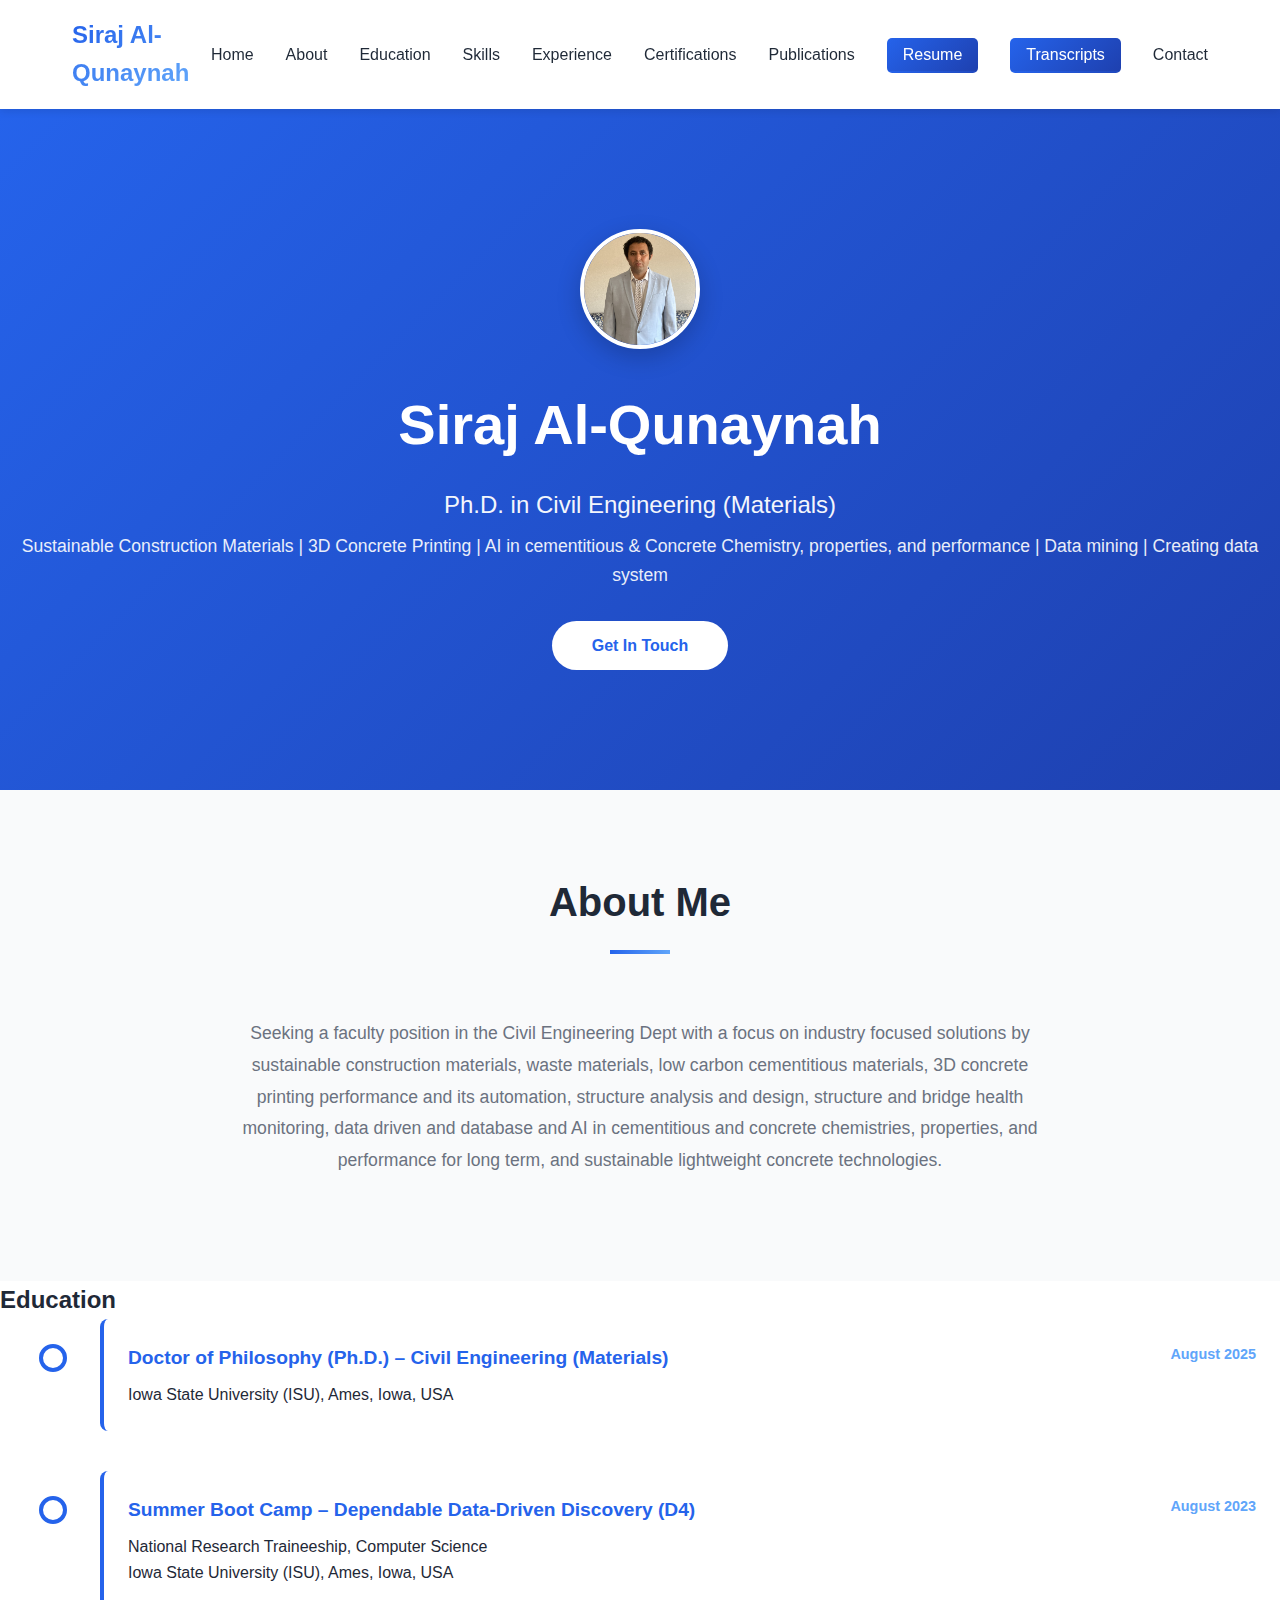
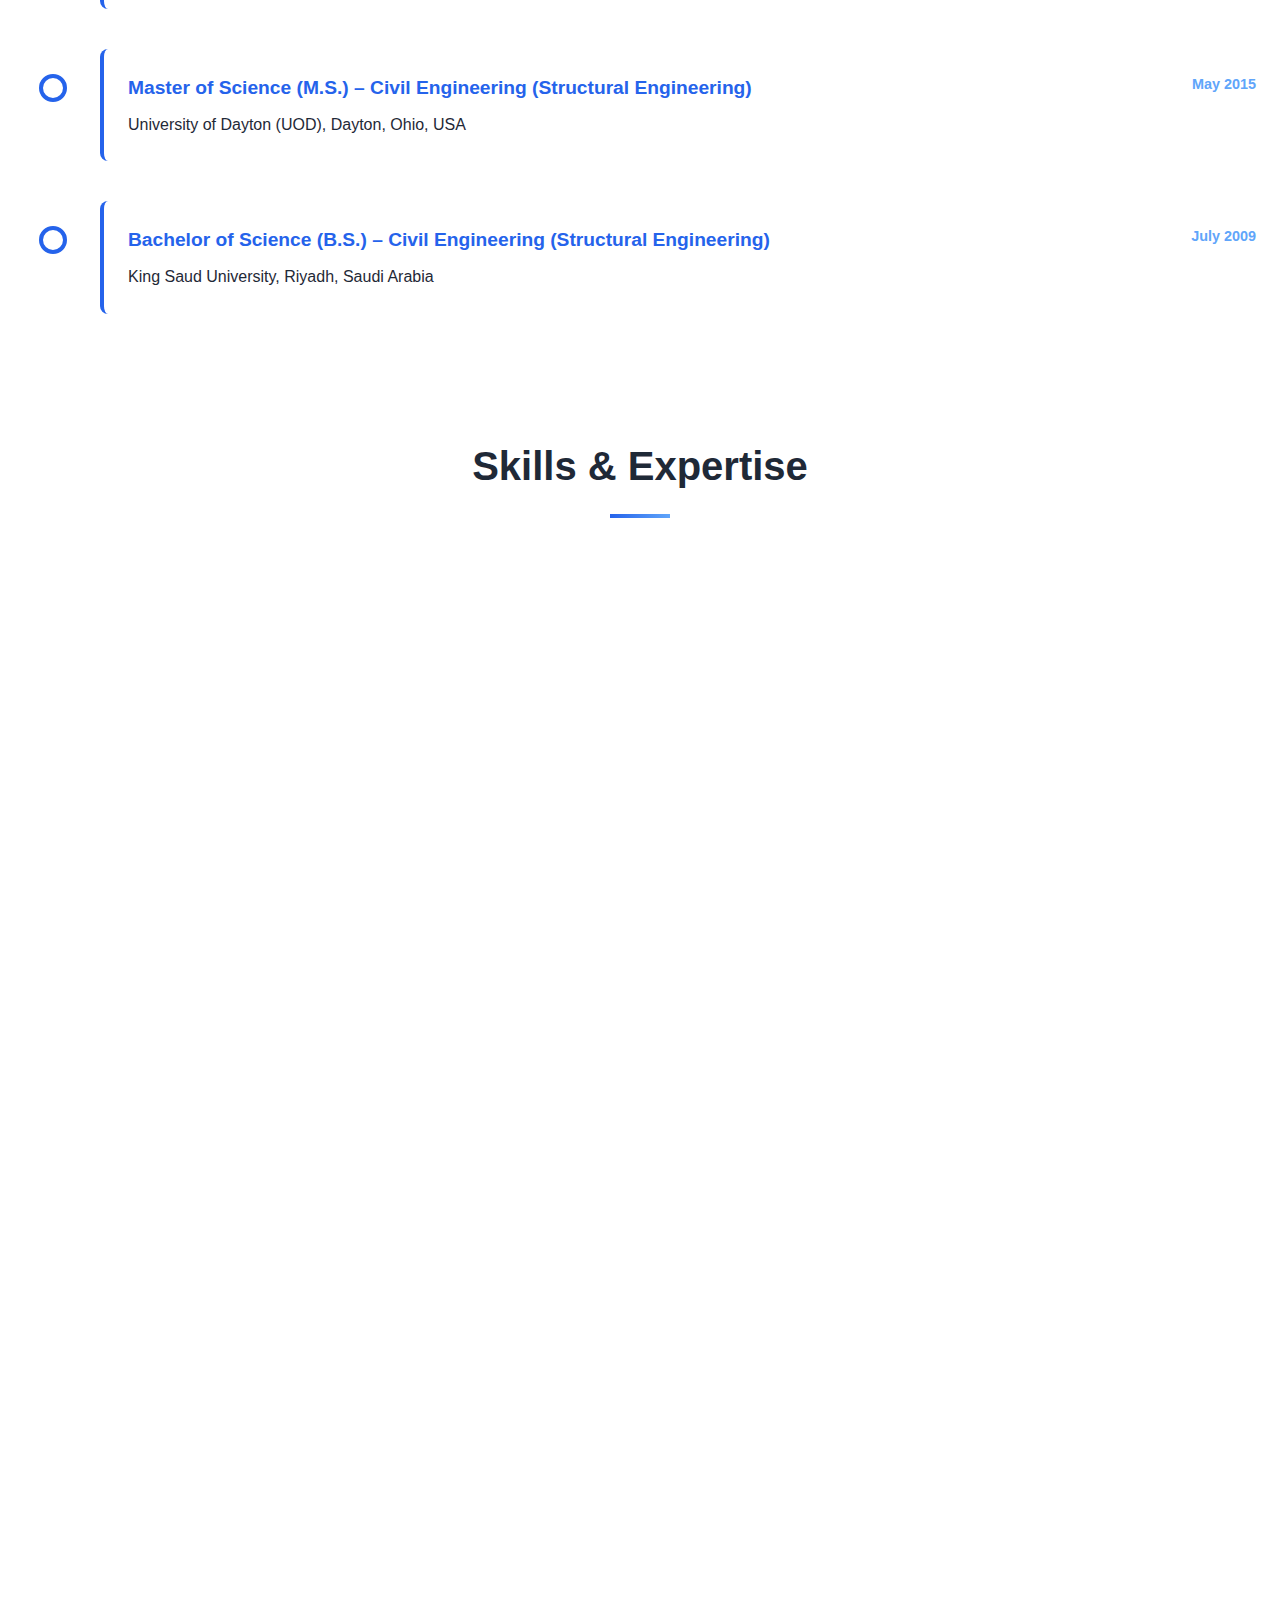
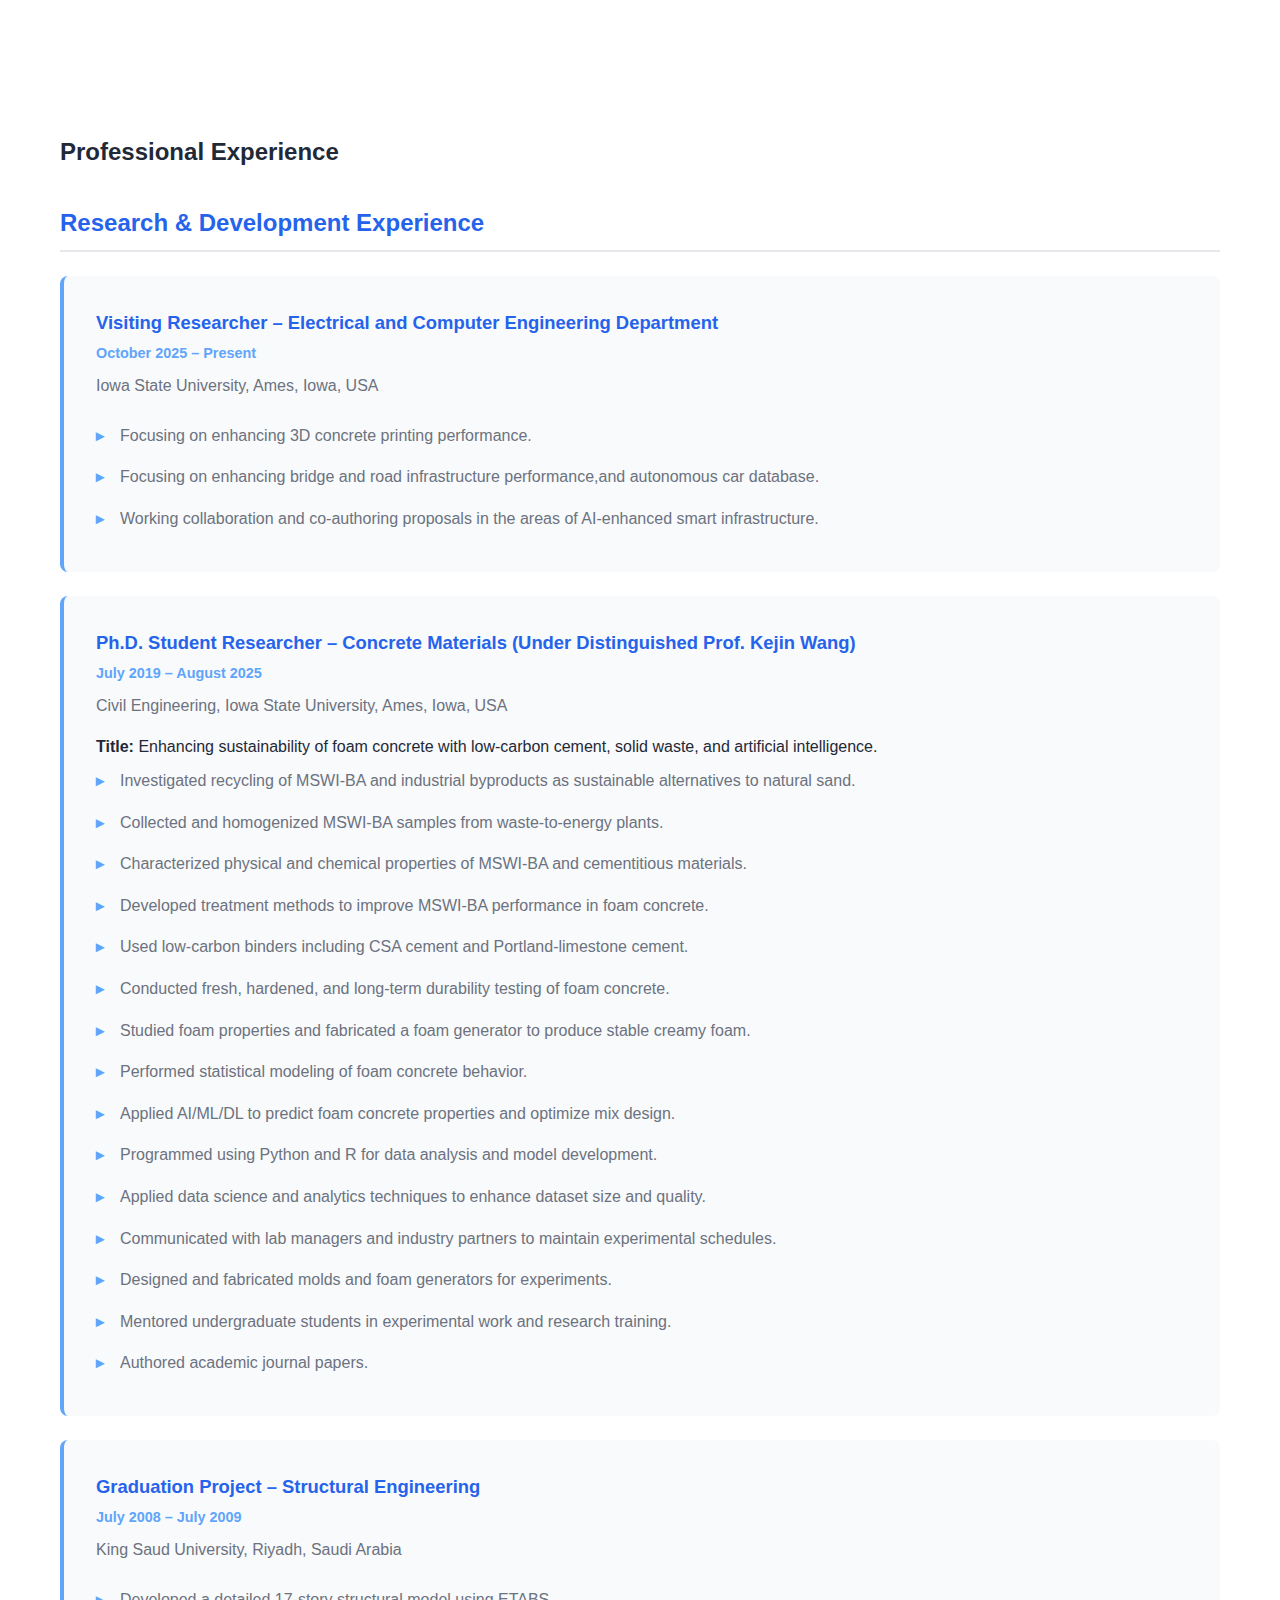
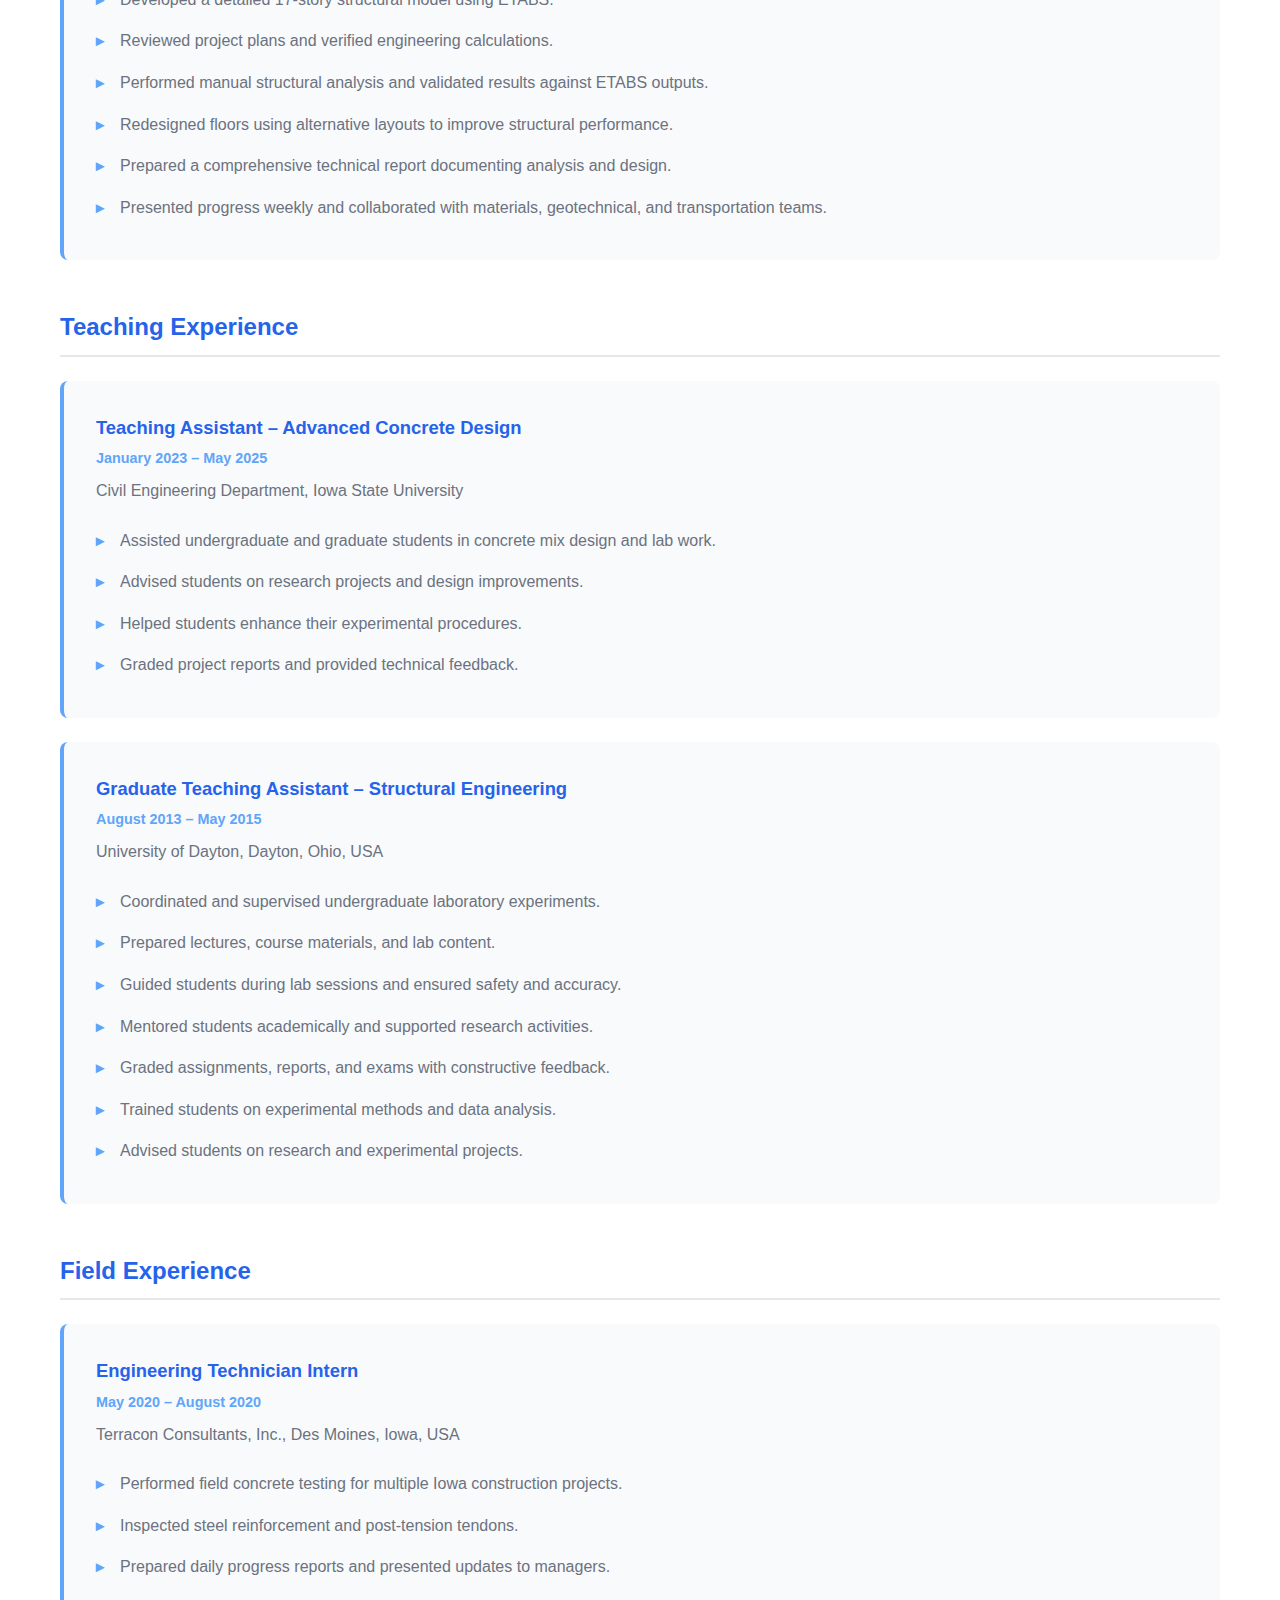
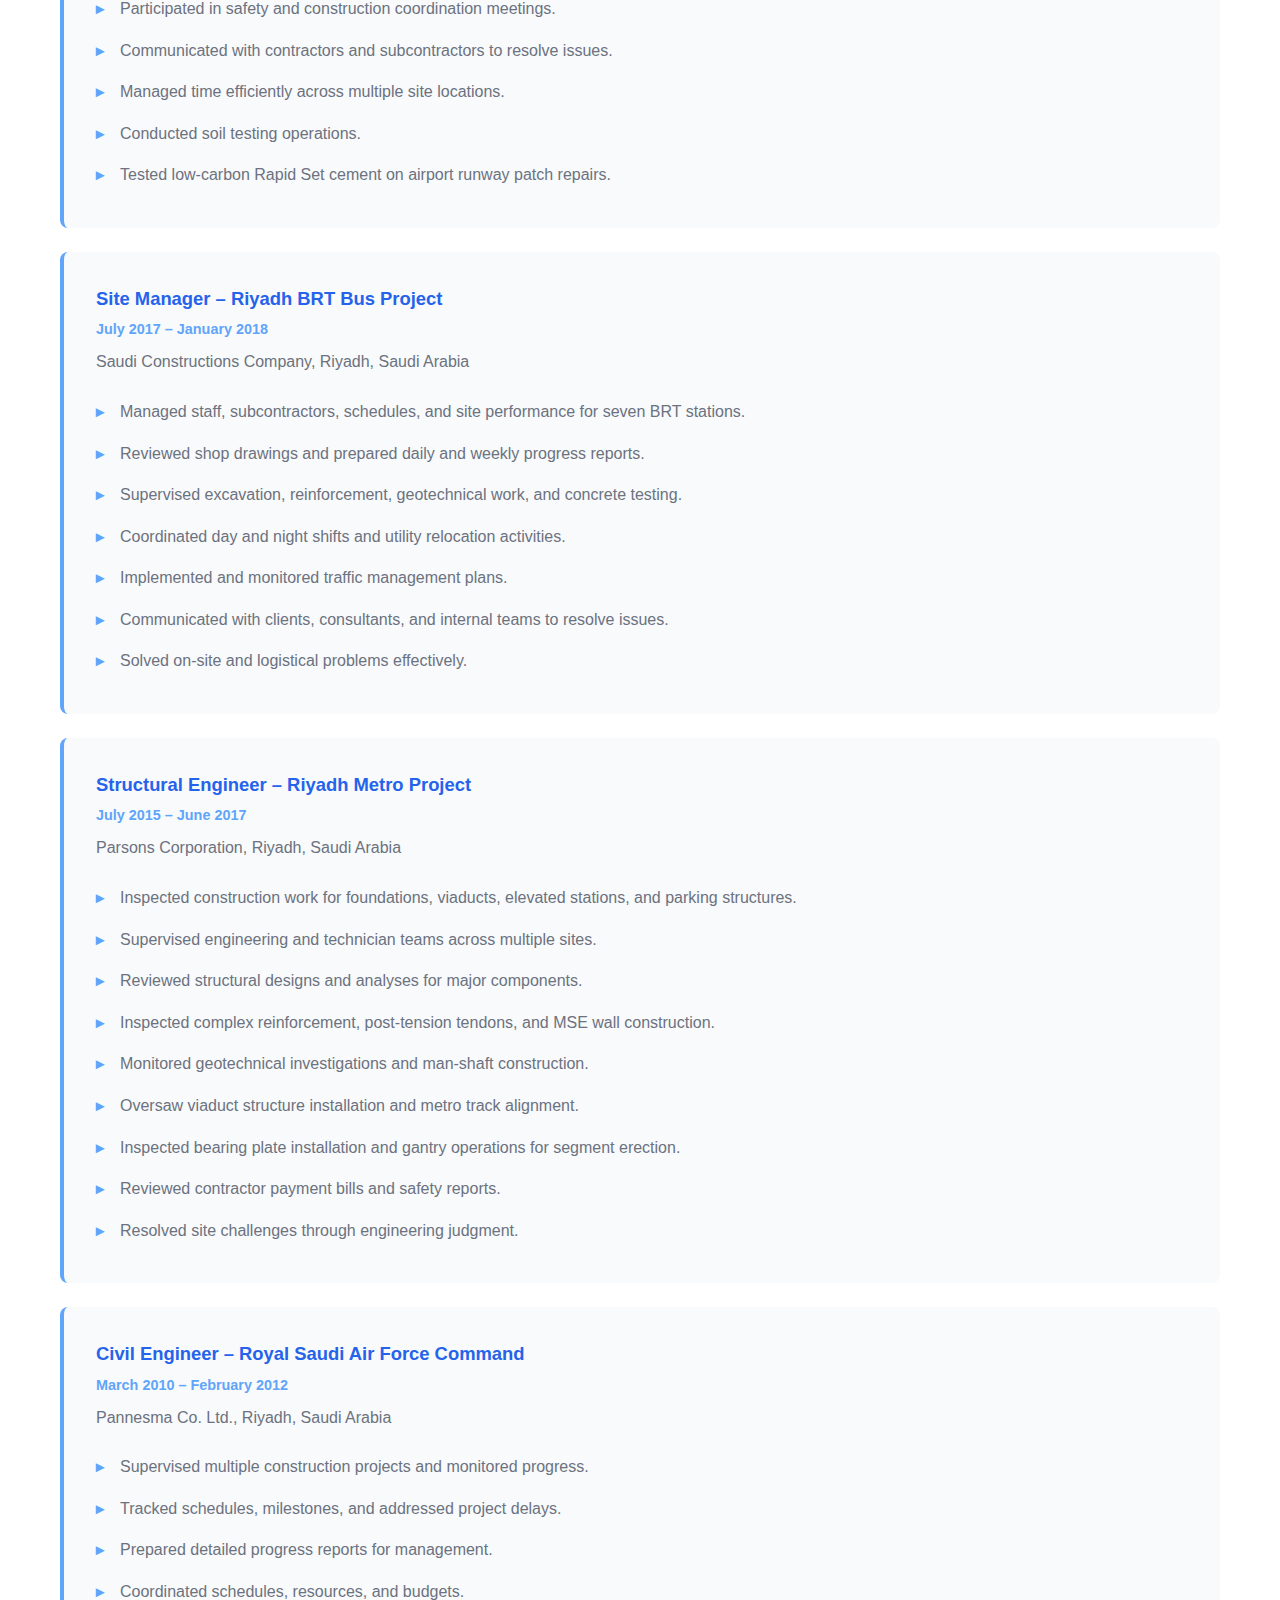
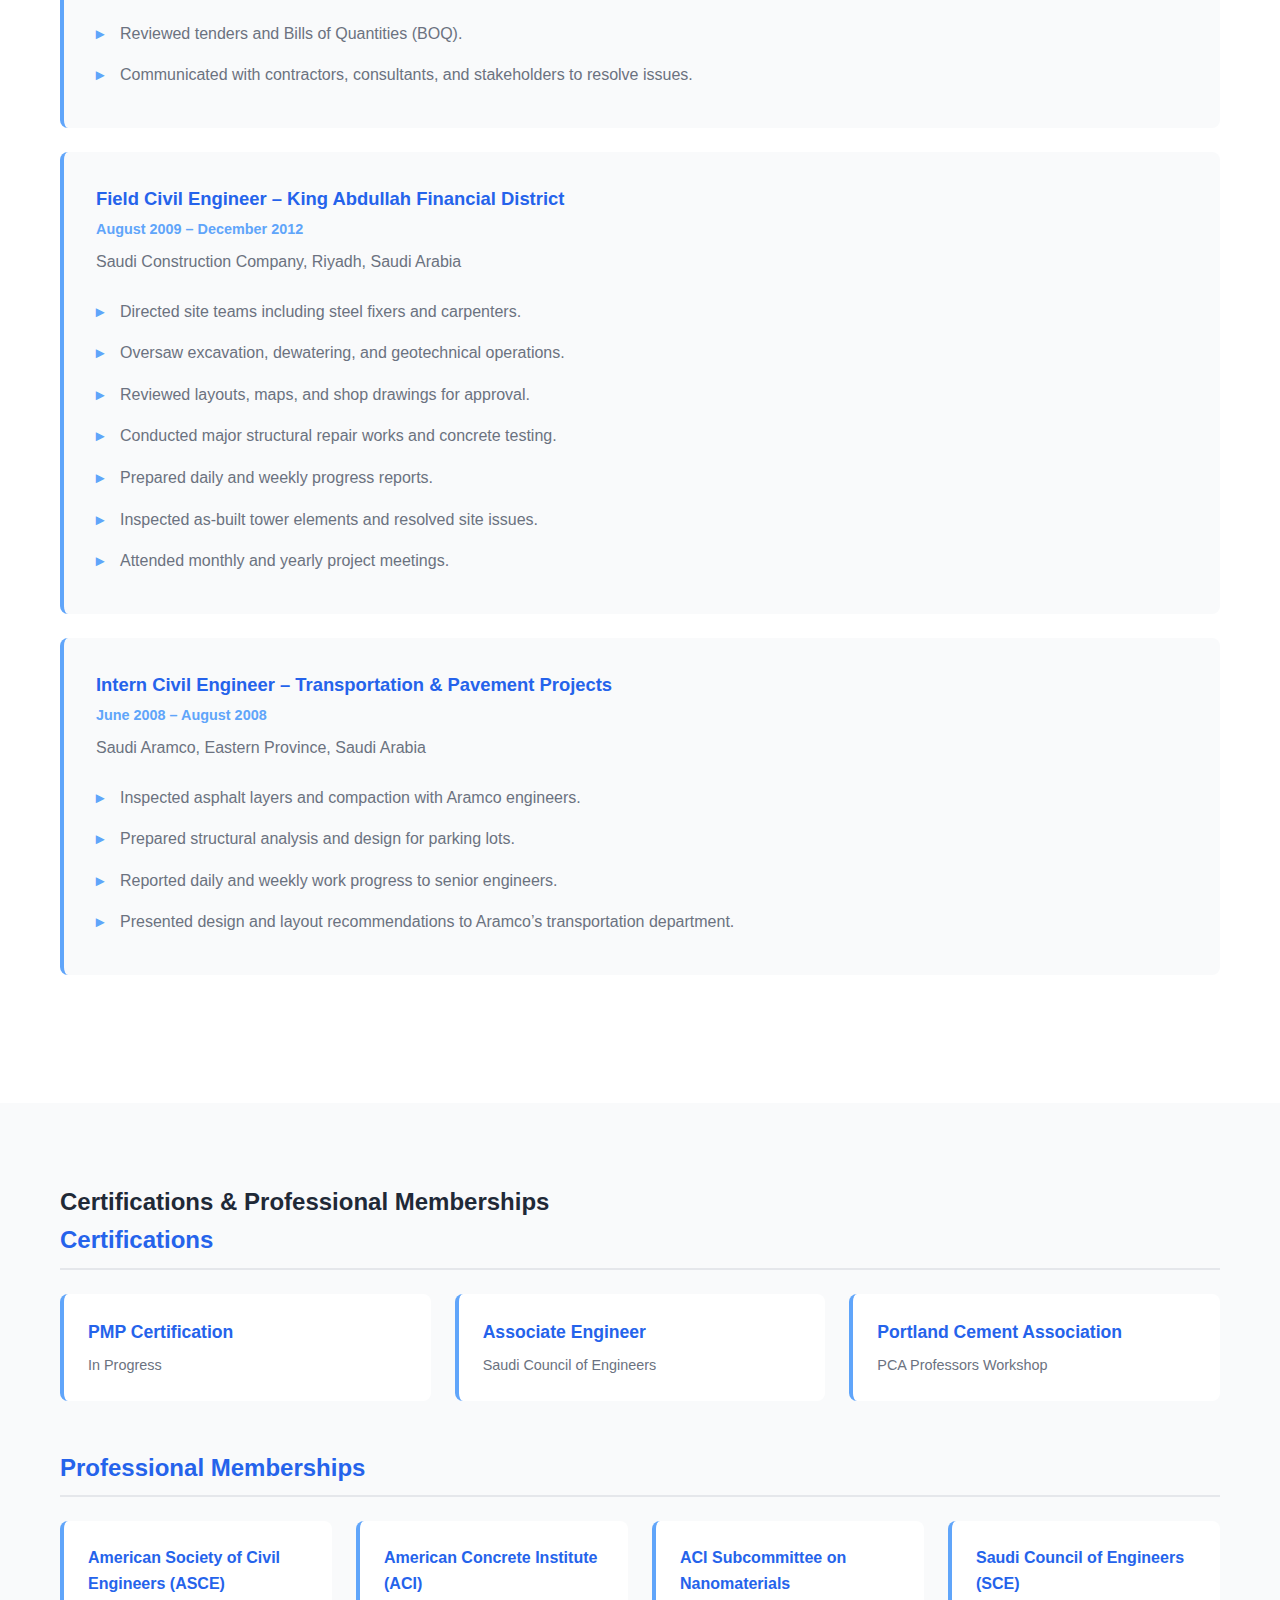
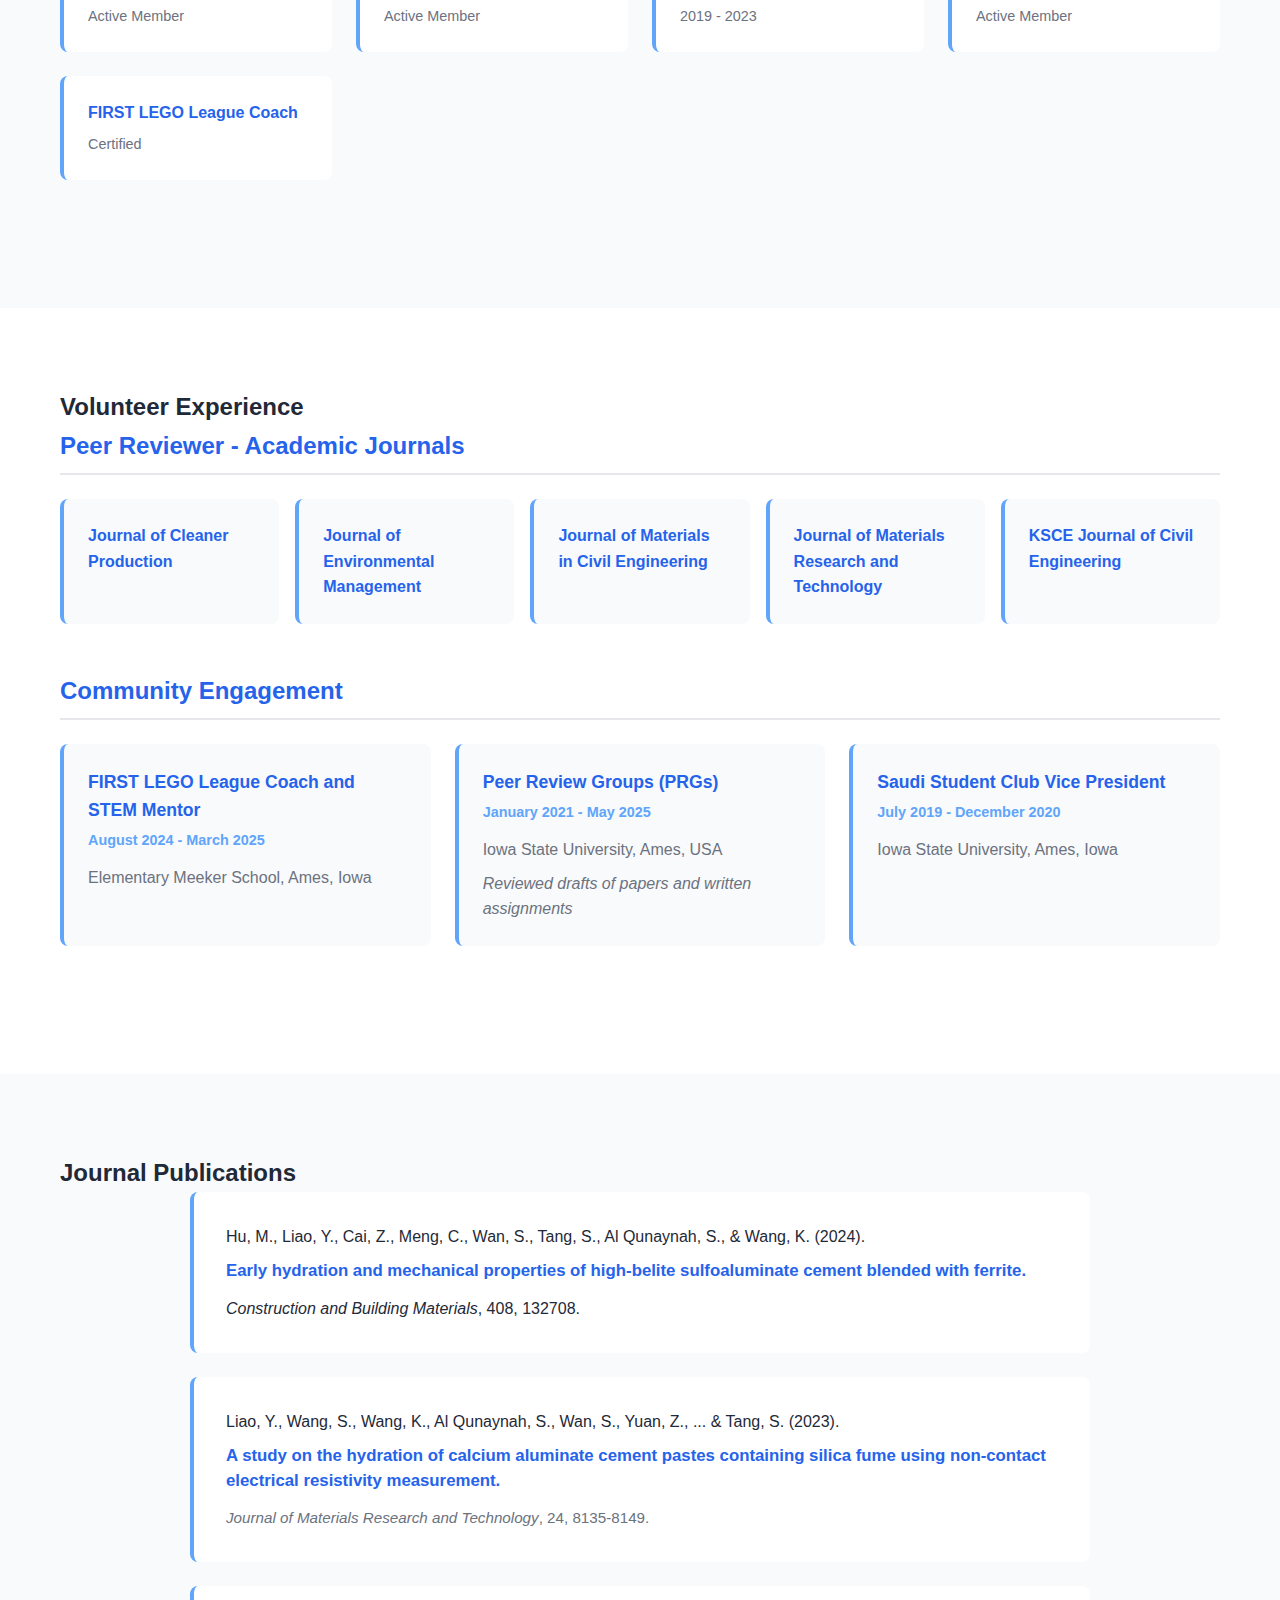
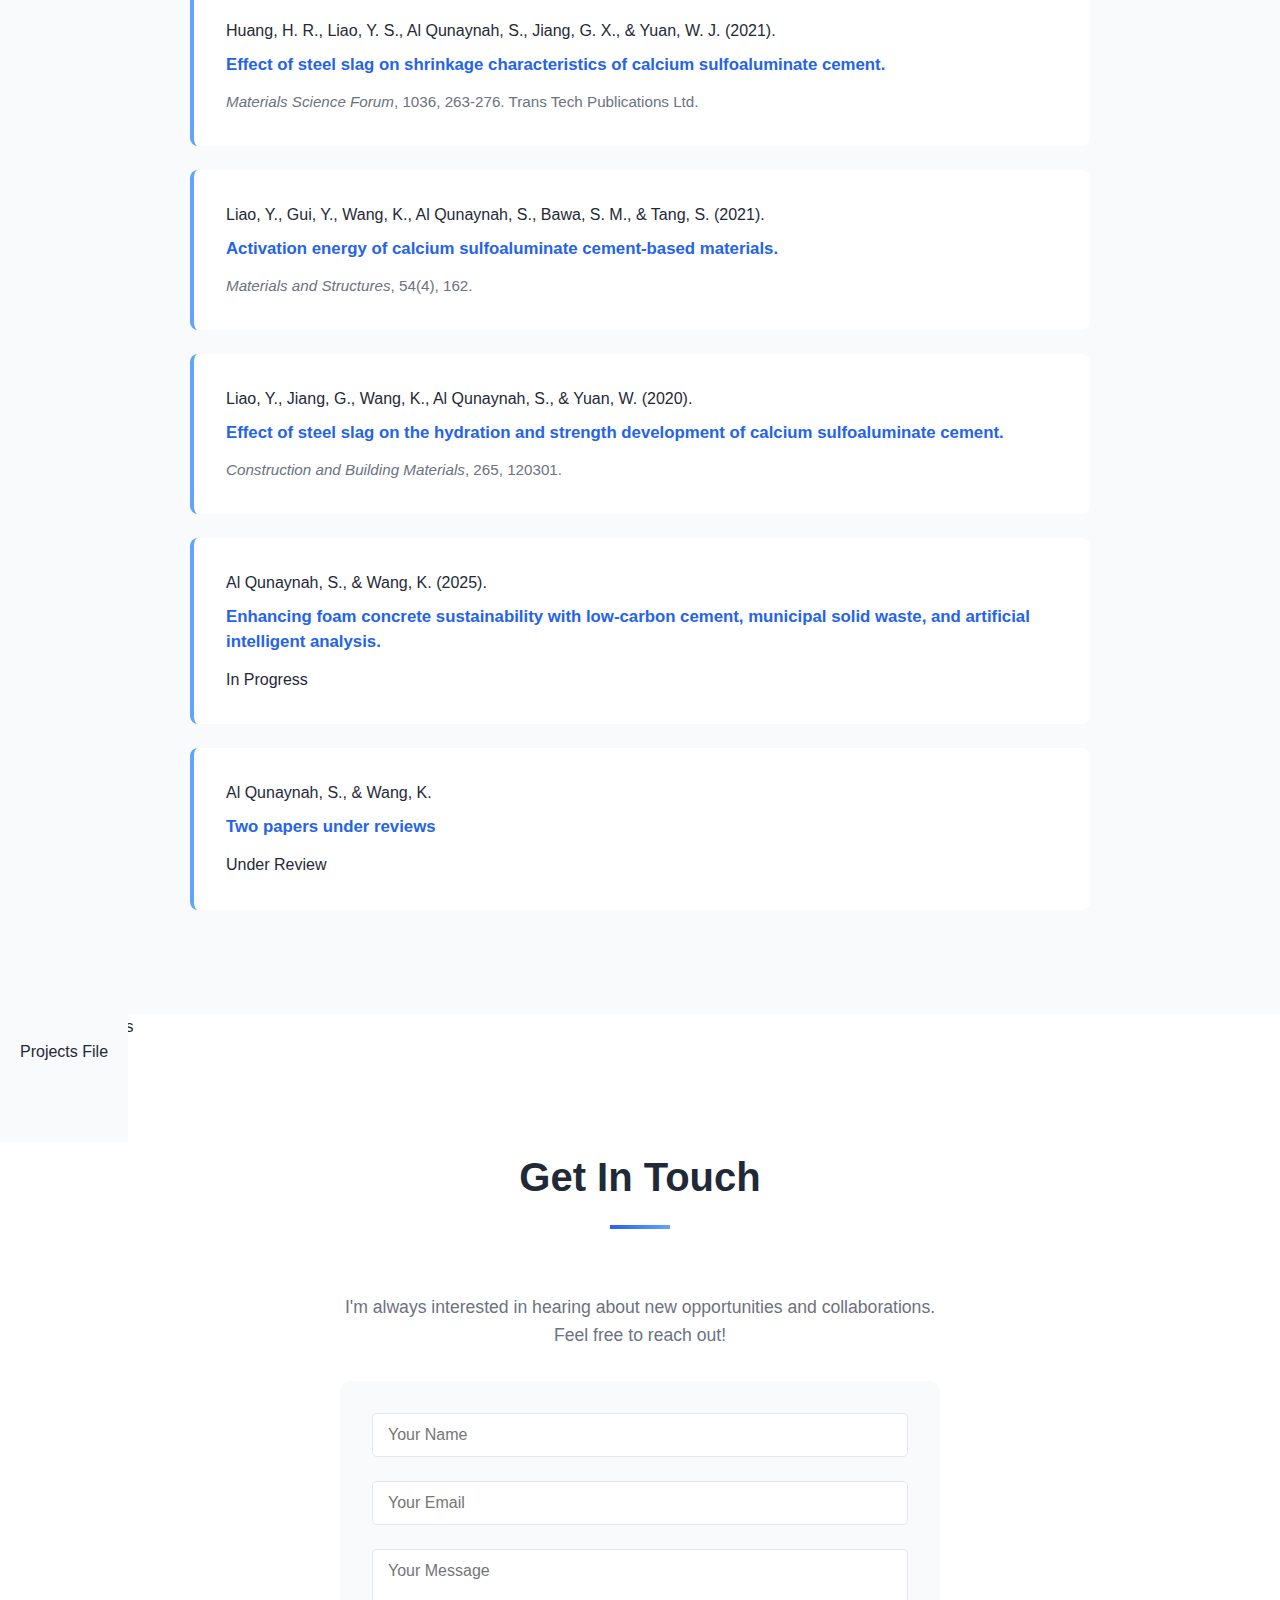
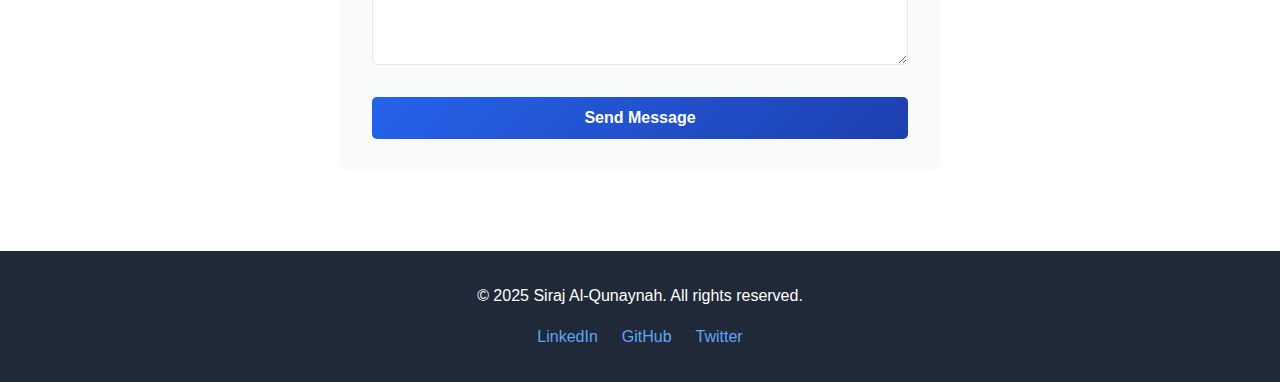
<file: index.html>
<!DOCTYPE html>
<html lang="en">
<head>
    <meta charset="UTF-8">
    <meta name="viewport" content="width=device-width, initial-scale=1.0">
    <title>Siraj Al-Qunaynah - Portfolio</title>
    <link rel="stylesheet" href="styles.css">
</head>
<body>
    <!-- Navigation -->
    <nav class="navbar">
        <div class="nav-container">
            <div class="nav-logo">
                <span class="logo-text">Siraj Al-Qunaynah</span>
            </div>
            <ul class="nav-menu">
                <li><a href="#home" class="nav-link">Home</a></li>
                <li><a href="#about" class="nav-link">About</a></li>
                <li><a href="#education" class="nav-link">Education</a></li>
                <li><a href="#skills" class="nav-link">Skills</a></li>
                <li><a href="#experience" class="nav-link">Experience</a></li>
                <li><a href="https://drive.google.com/drive/folders/1k5oDvQLXAWPchTRzlWILJTvNRaJkLfAv?usp=sharing" class="nav-link" target="_blank">Certifications</a></li>
                <li><a href="#publications" class="nav-link">Publications</a></li>
<li>
    <a href="https://docs.google.com/document/d/1xZhmQHS0MyAu_x2TUDF-by9u2yKNiCNh/edit?usp=sharing&ouid=112041419507036904095&rtpof=true&sd=true" 
       class="nav-link resume-link" 
       target="_blank">Resume</a>
</li>

                <li><a href="https://drive.google.com/drive/folders/1HYMwDSOuVK6qG2-D9-03pRd83CU6R9ih?usp=sharing" class="nav-link transcripts-link" target="_blank">Transcripts</a></li>
                <li><a href="#contact" class="nav-link">Contact</a></li>
            </ul>
        </div>
    </nav>

    <!-- Hero Section -->
    <section id="home" class="hero">
        <div class="hero-content">
            <img src="Siraj.jpeg" alt="Siraj Al-Qunaynah" class="hero-image">
            <h1>Siraj Al-Qunaynah</h1>
            <p class="hero-subtitle">Ph.D. in Civil Engineering (Materials)</p>
            <p class="hero-description">Sustainable Construction Materials | 3D Concrete Printing | AI in cementitious & Concrete Chemistry, properties, and performance | Data mining | Creating data system</p>
            <a href="#contact" class="cta-button">Get In Touch</a>
        </div>
    </section>

    <!-- About Section -->
    <section id="about" class="about">
        <div class="container">
            <h2>About Me</h2>
            <div class="about-content">
                <p>Seeking a faculty position in the Civil Engineering Dept with a focus on industry focused solutions by sustainable
construction materials, waste materials, low carbon cementitious materials, 3D concrete printing performance 
and its automation, structure analysis and design, structure and bridge health monitoring, data driven and 
database and AI in cementitious and concrete chemistries, properties, and performance for long term, and 
sustainable lightweight concrete technologies.</p>
            </div>
        </div>
    </section>

    <!-- Education Section -->
    <section id="education">
    <h2>Education</h2>

    <!-- Ph.D. -->
    <div class="education-item">
        <div class="education-header">
            <h3>Doctor of Philosophy (Ph.D.) – Civil Engineering (Materials)</h3>
            <p class="education-date">August 2025</p>
        </div>
        <p class="education-school">Iowa State University (ISU), Ames, Iowa, USA</p>
    </div>

    <!-- Summer Boot Camp -->
    <div class="education-item">
        <div class="education-header">
            <h3>Summer Boot Camp – Dependable Data-Driven Discovery (D4)</h3>
            <p class="education-date">August 2023</p>
        </div>
        <p class="education-school">National Research Traineeship, Computer Science<br>
            Iowa State University (ISU), Ames, Iowa, USA</p>
    </div>

    <!-- Master's degree -->
    <div class="education-item">
        <div class="education-header">
            <h3>Master of Science (M.S.) – Civil Engineering (Structural Engineering)</h3>
            <p class="education-date">May 2015</p>
        </div>
        <p class="education-school">University of Dayton (UOD), Dayton, Ohio, USA</p>
    </div>

    <!-- Bachelor's degree -->
    <div class="education-item">
        <div class="education-header">
            <h3>Bachelor of Science (B.S.) – Civil Engineering (Structural Engineering)</h3>
            <p class="education-date">July 2009</p>
        </div>
        <p class="education-school">King Saud University, Riyadh, Saudi Arabia</p>
    </div>
</section>
    </section>
    <!-- Skills Section -->
    <section id="skills" class="skills">
        <div class="container">
            <h2>Skills & Expertise</h2>
            <div class="skills-grid">
                <div class="skill-category">
                    <h3>Software & Tools</h3>
                    <ul class="skills-list">
                        <li>ABAQUS Software</li>
                        <li>SAP2000 Software</li>
                        <li>ETABS Software</li>
                        <li>AUTOCAD</li>
                        <li>MATLAB</li>
                        <li>MS Project</li>
                        <li>Concrete Mix Design Software</li>
                    </ul>
                </div>
                <div class="skill-category">
                    <h3>Programming Languages</h3>
                    <ul class="skills-list">
                        <li>Python</li>
                        <li>R</li>
                        <li>Java</li>
                        <li>JIM</li>
                        <li>Data Analytics</li>
                        <li>Machine Learning & Deep Learning</li>
                        <li>Artificial Intelligence</li>
                    </ul>
                </div>
                <div class="skill-category">
                    <h3>Research & Technical Expertise</h3>
                    <ul class="skills-list">
                        <li>Sustainable Construction Materials</li>
                        <li>Low-Carbon Cementitious Materials</li>
                        <li>3D Concrete Printing</li>
                        <li>Structural Analysis & Design</li>
                        <li>Structure & Bridge Health Monitoring</li>
                        <li>Waste Materials Valorization</li>
                        <li>Finite Element Analysis (FEA)</li>
                    </ul>
                </div>
                <div class="skill-category">
                    <h3>Professional Skills</h3>
                    <ul class="skills-list">
                        <li>Safety Protocols & Compliance</li>
                        <li>Team Leadership & Management</li>
                        <li>Interdisciplinary Collaboration</li>
                        <li>Project Management</li>
                        <li>Oral & Written Communication</li>
                        <li>Stakeholder Engagement</li>
                        <li>Problem-Solving & Critical Thinking</li>
                    </ul>
                </div>
            </div>
        </div>
    </section>

    <section id="experience" class="experience">
    <div class="container">
        <h2>Professional Experience</h2>

        <!-- Research & Development Experience -->
        <div class="experience-category">
            <h3 class="category-title">Research & Development Experience</h3>

            <!-- Visiting Researcher -->
            <div class="experience-item">
                <div class="experience-header">
                    <h4>Visiting Researcher – Electrical and Computer Engineering Department</h4>
                    <p class="experience-date">October 2025 – Present</p>
                </div>
                <p class="experience-company">Iowa State University, Ames, Iowa, USA</p>
                <ul class="experience-details">
                    <li>Focusing on enhancing 3D concrete printing performance.</li>
                    <li>Focusing on enhancing bridge and road infrastructure performance,and autonomous car database.</li>
                    <li>Working collaboration and co-authoring proposals in the areas 
of AI-enhanced smart infrastructure.</li>
                </ul>
            </div>

            <!-- PhD Student Researcher -->
            <div class="experience-item">
                <div class="experience-header">
                    <h4>Ph.D. Student Researcher – Concrete Materials (Under Distinguished Prof. Kejin Wang)</h4>
                    <p class="experience-date">July 2019 – August 2025</p>
                </div>
                <p class="experience-company">Civil Engineering, Iowa State University, Ames, Iowa, USA</p>
                <p><strong>Title:</strong> Enhancing sustainability of foam concrete with low-carbon cement, solid waste, and artificial intelligence.</p>
                <ul class="experience-details">
                    <li>Investigated recycling of MSWI-BA and industrial byproducts as sustainable alternatives to natural sand.</li>
                    <li>Collected and homogenized MSWI-BA samples from waste-to-energy plants.</li>
                    <li>Characterized physical and chemical properties of MSWI-BA and cementitious materials.</li>
                    <li>Developed treatment methods to improve MSWI-BA performance in foam concrete.</li>
                    <li>Used low-carbon binders including CSA cement and Portland-limestone cement.</li>
                    <li>Conducted fresh, hardened, and long-term durability testing of foam concrete.</li>
                    <li>Studied foam properties and fabricated a foam generator to produce stable creamy foam.</li>
                    <li>Performed statistical modeling of foam concrete behavior.</li>
                    <li>Applied AI/ML/DL to predict foam concrete properties and optimize mix design.</li>
                    <li>Programmed using Python and R for data analysis and model development.</li>
                    <li>Applied data science and analytics techniques to enhance dataset size and quality.</li>
                    <li>Communicated with lab managers and industry partners to maintain experimental schedules.</li>
                    <li>Designed and fabricated molds and foam generators for experiments.</li>
                    <li>Mentored undergraduate students in experimental work and research training.</li>
                    <li>Authored academic journal papers.</li>
                </ul>
            </div>

            <!-- Graduation Project (Bachelor's) -->
            <div class="experience-item">
                <div class="experience-header">
                    <h4>Graduation Project – Structural Engineering</h4>
                    <p class="experience-date">July 2008 – July 2009</p>
                </div>
                <p class="experience-company">King Saud University, Riyadh, Saudi Arabia</p>
                <ul class="experience-details">
                    <li>Developed a detailed 17-story structural model using ETABS.</li>
                    <li>Reviewed project plans and verified engineering calculations.</li>
                    <li>Performed manual structural analysis and validated results against ETABS outputs.</li>
                    <li>Redesigned floors using alternative layouts to improve structural performance.</li>
                    <li>Prepared a comprehensive technical report documenting analysis and design.</li>
                    <li>Presented progress weekly and collaborated with materials, geotechnical, and transportation teams.</li>
                </ul>
            </div>
        </div>

        <!-- Teaching Experience -->
        <div class="experience-category">
            <h3 class="category-title">Teaching Experience</h3>

            <!-- TA 1 -->
            <div class="experience-item">
                <div class="experience-header">
                    <h4>Teaching Assistant – Advanced Concrete Design</h4>
                    <p class="experience-date">January 2023 – May 2025</p>
                </div>
                <p class="experience-company">Civil Engineering Department, Iowa State University</p>
                <ul class="experience-details">
                    <li>Assisted undergraduate and graduate students in concrete mix design and lab work.</li>
                    <li>Advised students on research projects and design improvements.</li>
                    <li>Helped students enhance their experimental procedures.</li>
                    <li>Graded project reports and provided technical feedback.</li>
                </ul>
            </div>

            <!-- TA 2 -->
            <div class="experience-item">
                <div class="experience-header">
                    <h4>Graduate Teaching Assistant – Structural Engineering</h4>
                    <p class="experience-date">August 2013 – May 2015</p>
                </div>
                <p class="experience-company">University of Dayton, Dayton, Ohio, USA</p>
                <ul class="experience-details">
                    <li>Coordinated and supervised undergraduate laboratory experiments.</li>
                    <li>Prepared lectures, course materials, and lab content.</li>
                    <li>Guided students during lab sessions and ensured safety and accuracy.</li>
                    <li>Mentored students academically and supported research activities.</li>
                    <li>Graded assignments, reports, and exams with constructive feedback.</li>
                    <li>Trained students on experimental methods and data analysis.</li>
                    <li>Advised students on research and experimental projects.</li>
                </ul>
            </div>
        </div>

        <!-- Field Experience -->
        <div class="experience-category">
            <h3 class="category-title">Field Experience</h3>

            <!-- Terracon -->
            <div class="experience-item">
                <div class="experience-header">
                    <h4>Engineering Technician Intern</h4>
                    <p class="experience-date">May 2020 – August 2020</p>
                </div>
                <p class="experience-company">Terracon Consultants, Inc., Des Moines, Iowa, USA</p>
                <ul class="experience-details">
                    <li>Performed field concrete testing for multiple Iowa construction projects.</li>
                    <li>Inspected steel reinforcement and post-tension tendons.</li>
                    <li>Prepared daily progress reports and presented updates to managers.</li>
                    <li>Participated in safety and construction coordination meetings.</li>
                    <li>Communicated with contractors and subcontractors to resolve issues.</li>
                    <li>Managed time efficiently across multiple site locations.</li>
                    <li>Conducted soil testing operations.</li>
                    <li>Tested low-carbon Rapid Set cement on airport runway patch repairs.</li>
                </ul>
            </div>

            <!-- Site Manager - BRT -->
            <div class="experience-item">
                <div class="experience-header">
                    <h4>Site Manager – Riyadh BRT Bus Project</h4>
                    <p class="experience-date">July 2017 – January 2018</p>
                </div>
                <p class="experience-company">Saudi Constructions Company, Riyadh, Saudi Arabia</p>
                <ul class="experience-details">
                    <li>Managed staff, subcontractors, schedules, and site performance for seven BRT stations.</li>
                    <li>Reviewed shop drawings and prepared daily and weekly progress reports.</li>
                    <li>Supervised excavation, reinforcement, geotechnical work, and concrete testing.</li>
                    <li>Coordinated day and night shifts and utility relocation activities.</li>
                    <li>Implemented and monitored traffic management plans.</li>
                    <li>Communicated with clients, consultants, and internal teams to resolve issues.</li>
                    <li>Solved on-site and logistical problems effectively.</li>
                </ul>
            </div>

            <!-- Parsons - Metro -->
            <div class="experience-item">
                <div class="experience-header">
                    <h4>Structural Engineer – Riyadh Metro Project</h4>
                    <p class="experience-date">July 2015 – June 2017</p>
                </div>
                <p class="experience-company">Parsons Corporation, Riyadh, Saudi Arabia</p>
                <ul class="experience-details">
                    <li>Inspected construction work for foundations, viaducts, elevated stations, and parking structures.</li>
                    <li>Supervised engineering and technician teams across multiple sites.</li>
                    <li>Reviewed structural designs and analyses for major components.</li>
                    <li>Inspected complex reinforcement, post-tension tendons, and MSE wall construction.</li>
                    <li>Monitored geotechnical investigations and man-shaft construction.</li>
                    <li>Oversaw viaduct structure installation and metro track alignment.</li>
                    <li>Inspected bearing plate installation and gantry operations for segment erection.</li>
                    <li>Reviewed contractor payment bills and safety reports.</li>
                    <li>Resolved site challenges through engineering judgment.</li>
                </ul>
            </div>

            <!-- Pannesma -->
            <div class="experience-item">
                <div class="experience-header">
                    <h4>Civil Engineer – Royal Saudi Air Force Command</h4>
                    <p class="experience-date">March 2010 – February 2012</p>
                </div>
                <p class="experience-company">Pannesma Co. Ltd., Riyadh, Saudi Arabia</p>
                <ul class="experience-details">
                    <li>Supervised multiple construction projects and monitored progress.</li>
                    <li>Tracked schedules, milestones, and addressed project delays.</li>
                    <li>Prepared detailed progress reports for management.</li>
                    <li>Coordinated schedules, resources, and budgets.</li>
                    <li>Reviewed tenders and Bills of Quantities (BOQ).</li>
                    <li>Communicated with contractors, consultants, and stakeholders to resolve issues.</li>
                </ul>
            </div>

            <!-- KAFD -->
            <div class="experience-item">
                <div class="experience-header">
                    <h4>Field Civil Engineer – King Abdullah Financial District</h4>
                    <p class="experience-date">August 2009 – December 2012</p>
                </div>
                <p class="experience-company">Saudi Construction Company, Riyadh, Saudi Arabia</p>
                <ul class="experience-details">
                    <li>Directed site teams including steel fixers and carpenters.</li>
                    <li>Oversaw excavation, dewatering, and geotechnical operations.</li>
                    <li>Reviewed layouts, maps, and shop drawings for approval.</li>
                    <li>Conducted major structural repair works and concrete testing.</li>
                    <li>Prepared daily and weekly progress reports.</li>
                    <li>Inspected as-built tower elements and resolved site issues.</li>
                    <li>Attended monthly and yearly project meetings.</li>
                </ul>
            </div>

            <!-- Aramco -->
            <div class="experience-item">
                <div class="experience-header">
                    <h4>Intern Civil Engineer – Transportation & Pavement Projects</h4>
                    <p class="experience-date">June 2008 – August 2008</p>
                </div>
                <p class="experience-company">Saudi Aramco, Eastern Province, Saudi Arabia</p>
                <ul class="experience-details">
                    <li>Inspected asphalt layers and compaction with Aramco engineers.</li>
                    <li>Prepared structural analysis and design for parking lots.</li>
                    <li>Reported daily and weekly work progress to senior engineers.</li>
                    <li>Presented design and layout recommendations to Aramco’s transportation department.</li>
                </ul>
            </div>

        </div>
    </div>
</section>


    <!-- Certifications & Memberships Section -->
    <section id="certifications" class="certifications">
        <div class="container">
            <h2>Certifications & Professional Memberships</h2>
            
            <div class="cert-section">
                <h3>Certifications</h3>
                <div class="cert-grid">
                    <div class="cert-card">
                        <h4>PMP Certification</h4>
                        <p class="cert-status">In Progress</p>
                    </div>
                    <div class="cert-card">
                        <h4>Associate Engineer</h4>
                        <p class="cert-issuer">Saudi Council of Engineers</p>
                    </div>
                    <div class="cert-card">
                        <h4>Portland Cement Association</h4>
                        <p class="cert-issuer">PCA Professors Workshop</p>
                    </div>
                </div>
            </div>

            <div class="cert-section">
                <h3>Professional Memberships</h3>
                <div class="membership-list">
                    <div class="membership-item">
                        <h4>American Society of Civil Engineers (ASCE)</h4>
                        <p class="membership-status">Active Member</p>
                    </div>
                    <div class="membership-item">
                        <h4>American Concrete Institute (ACI)</h4>
                        <p class="membership-status">Active Member</p>
                    </div>
                    <div class="membership-item">
                        <h4>ACI Subcommittee on Nanomaterials</h4>
                        <p class="membership-period">2019 - 2023</p>
                    </div>
                    <div class="membership-item">
                        <h4>Saudi Council of Engineers (SCE)</h4>
                        <p class="membership-status">Active Member</p>
                    </div>
                    <div class="membership-item">
                        <h4>FIRST LEGO League Coach</h4>
                        <p class="membership-status">Certified</p>
                    </div>
                </div>
            </div>
        </div>
    </section>

    <!-- Volunteer Experience Section -->
    <section id="volunteer" class="volunteer">
        <div class="container">
            <h2>Volunteer Experience</h2>
            
            <div class="volunteer-category">
                <h3>Peer Reviewer - Academic Journals</h3>
                <div class="journal-list">
                    <div class="journal-item">
                        <h4>Journal of Cleaner Production</h4>
                    </div>
                    <div class="journal-item">
                        <h4>Journal of Environmental Management</h4>
                    </div>
                    <div class="journal-item">
                        <h4>Journal of Materials in Civil Engineering</h4>
                    </div>
                    <div class="journal-item">
                        <h4>Journal of Materials Research and Technology</h4>
                    </div>
                    <div class="journal-item">
                        <h4>KSCE Journal of Civil Engineering</h4>
                    </div>
                </div>
            </div>

            <div class="volunteer-category">
                <h3>Community Engagement</h3>
                <div class="volunteer-items">
                    <div class="volunteer-item">
                        <div class="volunteer-header">
                            <h4>FIRST LEGO League Coach and STEM Mentor</h4>
                            <p class="volunteer-date">August 2024 - March 2025</p>
                        </div>
                        <p class="volunteer-location">Elementary Meeker School, Ames, Iowa</p>
                    </div>
                    <div class="volunteer-item">
                        <div class="volunteer-header">
                            <h4>Peer Review Groups (PRGs)</h4>
                            <p class="volunteer-date">January 2021 - May 2025</p>
                        </div>
                        <p class="volunteer-location">Iowa State University, Ames, USA</p>
                        <p class="volunteer-desc">Reviewed drafts of papers and written assignments</p>
                    </div>
                    <div class="volunteer-item">
                        <div class="volunteer-header">
                            <h4>Saudi Student Club Vice President</h4>
                            <p class="volunteer-date">July 2019 - December 2020</p>
                        </div>
                        <p class="volunteer-location">Iowa State University, Ames, Iowa</p>
                    </div>
                </div>
            </div>
        </div>
    </section>

    <!-- Publications Section -->
    <section id="publications" class="publications">
        <div class="container">
            <h2>Journal Publications</h2>
           
            <div class="publications-list">
                <div class="publication-item">
                    <p class="publication-authors">Hu, M., Liao, Y., Cai, Z., Meng, C., Wan, S., Tang, S., Al Qunaynah, S., & Wang, K. (2024).</p>
                    <p class="publication-title">Early hydration and mechanical properties of high-belite sulfoaluminate cement blended with ferrite.</p>
                    <p class="publication-journal\"><em>Construction and Building Materials</em>, 408, 132708.</p>
                </div>

                <div class="publication-item">
                    <p class="publication-authors">Liao, Y., Wang, S., Wang, K., Al Qunaynah, S., Wan, S., Yuan, Z., ... & Tang, S. (2023).</p>
                    <p class="publication-title">A study on the hydration of calcium aluminate cement pastes containing silica fume using non-contact electrical resistivity measurement.</p>
                    <p class="publication-journal"><em>Journal of Materials Research and Technology</em>, 24, 8135-8149.</p>
                </div>

                <div class="publication-item">
                    <p class="publication-authors">Huang, H. R., Liao, Y. S., Al Qunaynah, S., Jiang, G. X., & Yuan, W. J. (2021).</p>
                    <p class="publication-title">Effect of steel slag on shrinkage characteristics of calcium sulfoaluminate cement.</p>
                    <p class="publication-journal"><em>Materials Science Forum</em>, 1036, 263-276. Trans Tech Publications Ltd.</p>
                </div>

                <div class="publication-item">
                    <p class="publication-authors">Liao, Y., Gui, Y., Wang, K., Al Qunaynah, S., Bawa, S. M., & Tang, S. (2021).</p>
                    <p class="publication-title">Activation energy of calcium sulfoaluminate cement-based materials.</p>
                    <p class="publication-journal"><em>Materials and Structures</em>, 54(4), 162.</p>
                </div>

                <div class="publication-item">
                    <p class="publication-authors">Liao, Y., Jiang, G., Wang, K., Al Qunaynah, S., & Yuan, W. (2020).</p>
                    <p class="publication-title">Effect of steel slag on the hydration and strength development of calcium sulfoaluminate cement.</p>
                    <p class="publication-journal"><em>Construction and Building Materials</em>, 265, 120301.</p>
                </div>

                <div class="publication-item">
                    <p class="publication-authors">Al Qunaynah, S., & Wang, K. (2025).</p>
                    <p class="publication-title">Enhancing foam concrete sustainability with low-carbon cement, municipal solid waste, and artificial intelligent analysis.</p>
                    <p class="publication-status\">In Progress</p>
                </div>

                <div class="publication-item">
                    <p class="publication-authors">Al Qunaynah, S., & Wang, K.</p>
                    <p class="publication-title">Two papers under reviews</p>
                    <p class="publication-status\">Under Review</p>
                </div>
            </div>
        </div>
    </section>

    <li>
    <a href="https://drive.google.com/drive/folders/1YKQC8mb00NSY0MdtAW5lRaD9Hs-Q8e9b?usp=sharing" 
       class="nav-link recommendations-link" 
       target="_blank">Recommendations</a>
</li>
<li>
    <a href="https://drive.google.com/drive/folders/1NbQBXfVLKsYbnhyDGm2yiCZasismFgOH?usp=sharing" 
       class="nav-link projects file-link"
       target="_blank">Projects File</a>
</li>

    <!-- Contact Section -->
    <section id="contact" class="contact">
        <div class="container">
            <h2>Get In Touch</h2>
            <div class="contact-content">
                <p>I'm always interested in hearing about new opportunities and collaborations. Feel free to reach out!</p>
                <form class="contact-form" id="contactForm">
                    <div class="form-group">
                        <input type="text" id="name" name="name" placeholder="Your Name" required>
                    </div>
                    <div class="form-group">
                        <input type="email" id="email" name="email" placeholder="Your Email" required>
                    </div>
                    <div class="form-group">
                        <textarea id="message" name="message" placeholder="Your Message" rows="5" required></textarea>
                    </div>
                    <button type="submit" class="submit-btn">Send Message</button>
                </form>
            </div>
        </div>
    </section>

    <!-- Footer -->
    <footer class="footer">
        <div class="container">
            <p>&copy; 2025 Siraj Al-Qunaynah. All rights reserved.</p>
            <div class="social-links">
                <a href="https://www.linkedin.com/in/siraj-alqunaynah-ph-d-356b9a18b/" class="social-link" target="_blank">LinkedIn</a>
                <a href="#" class="social-link">GitHub</a>
                <a href="#" class="social-link">Twitter</a>
            </div>
        </div>
    </footer>

    <script src="script.js"></script>
</body>
</html>
</file>
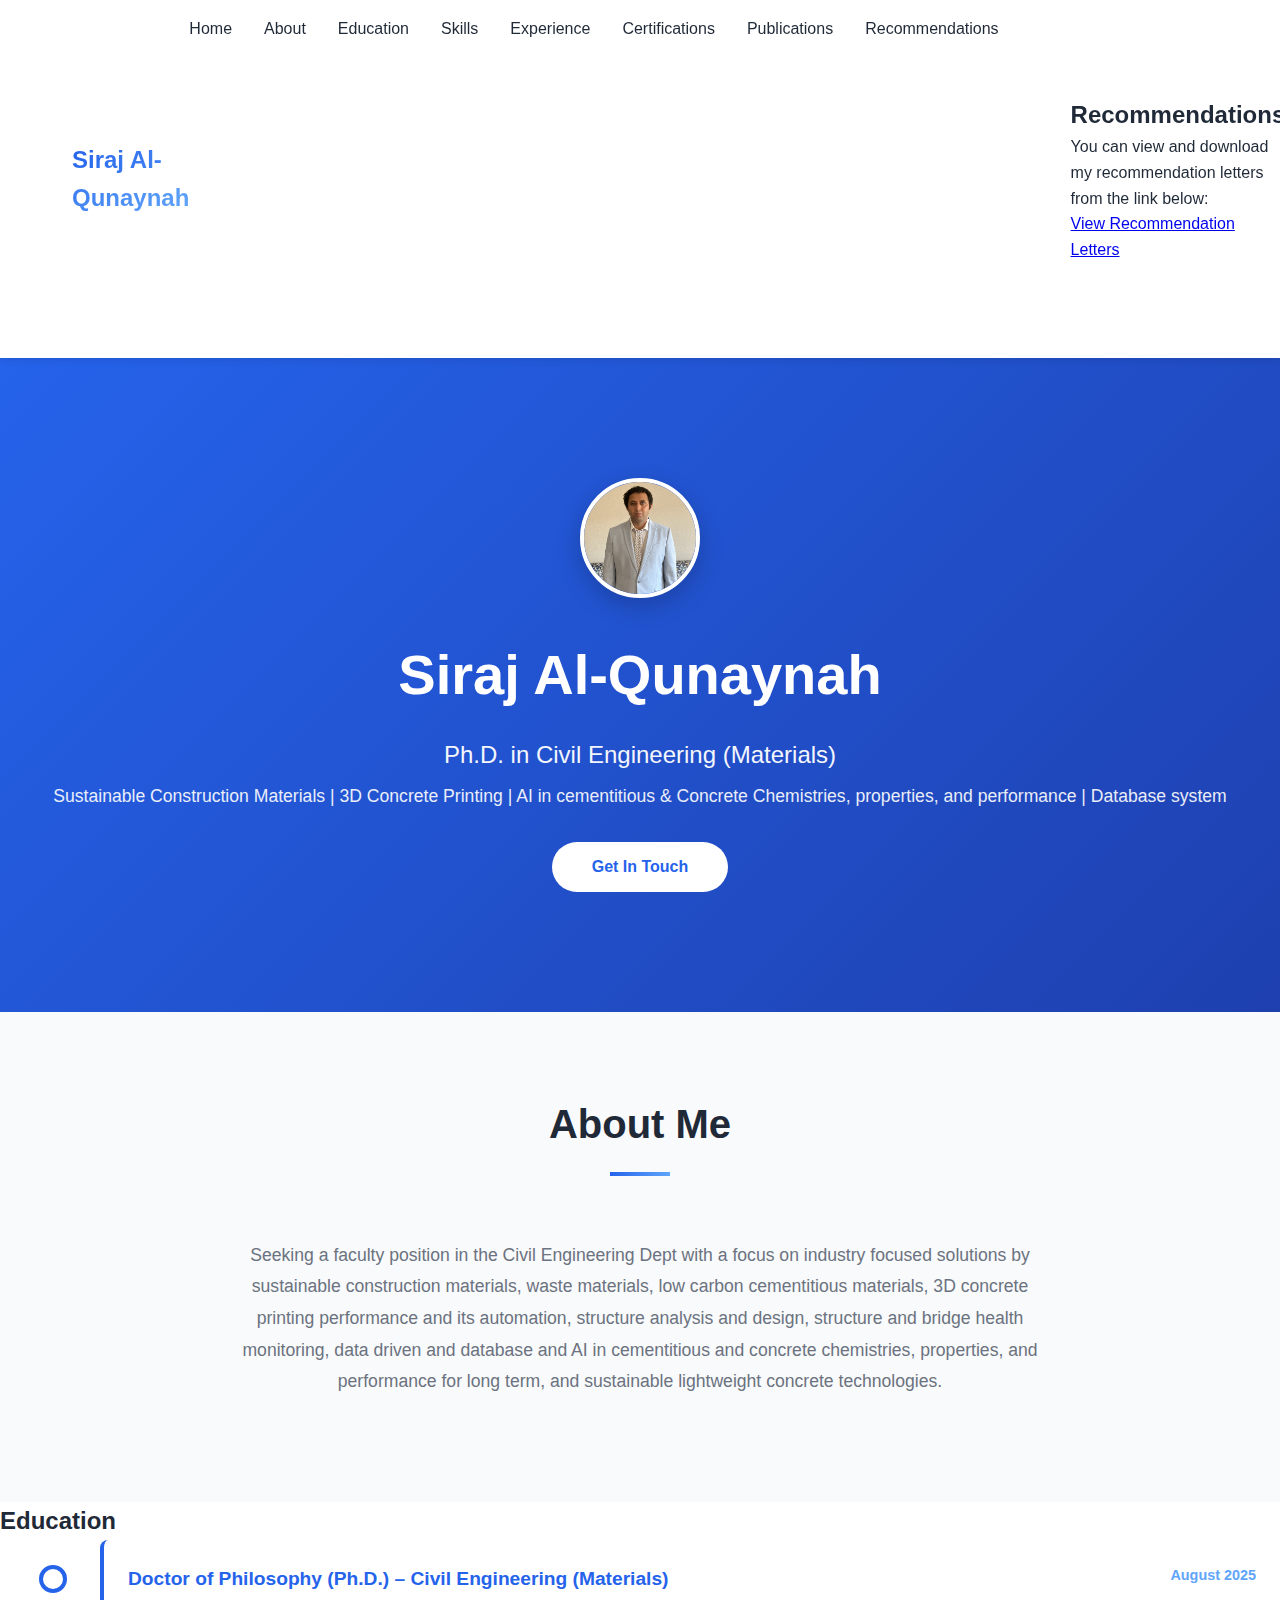
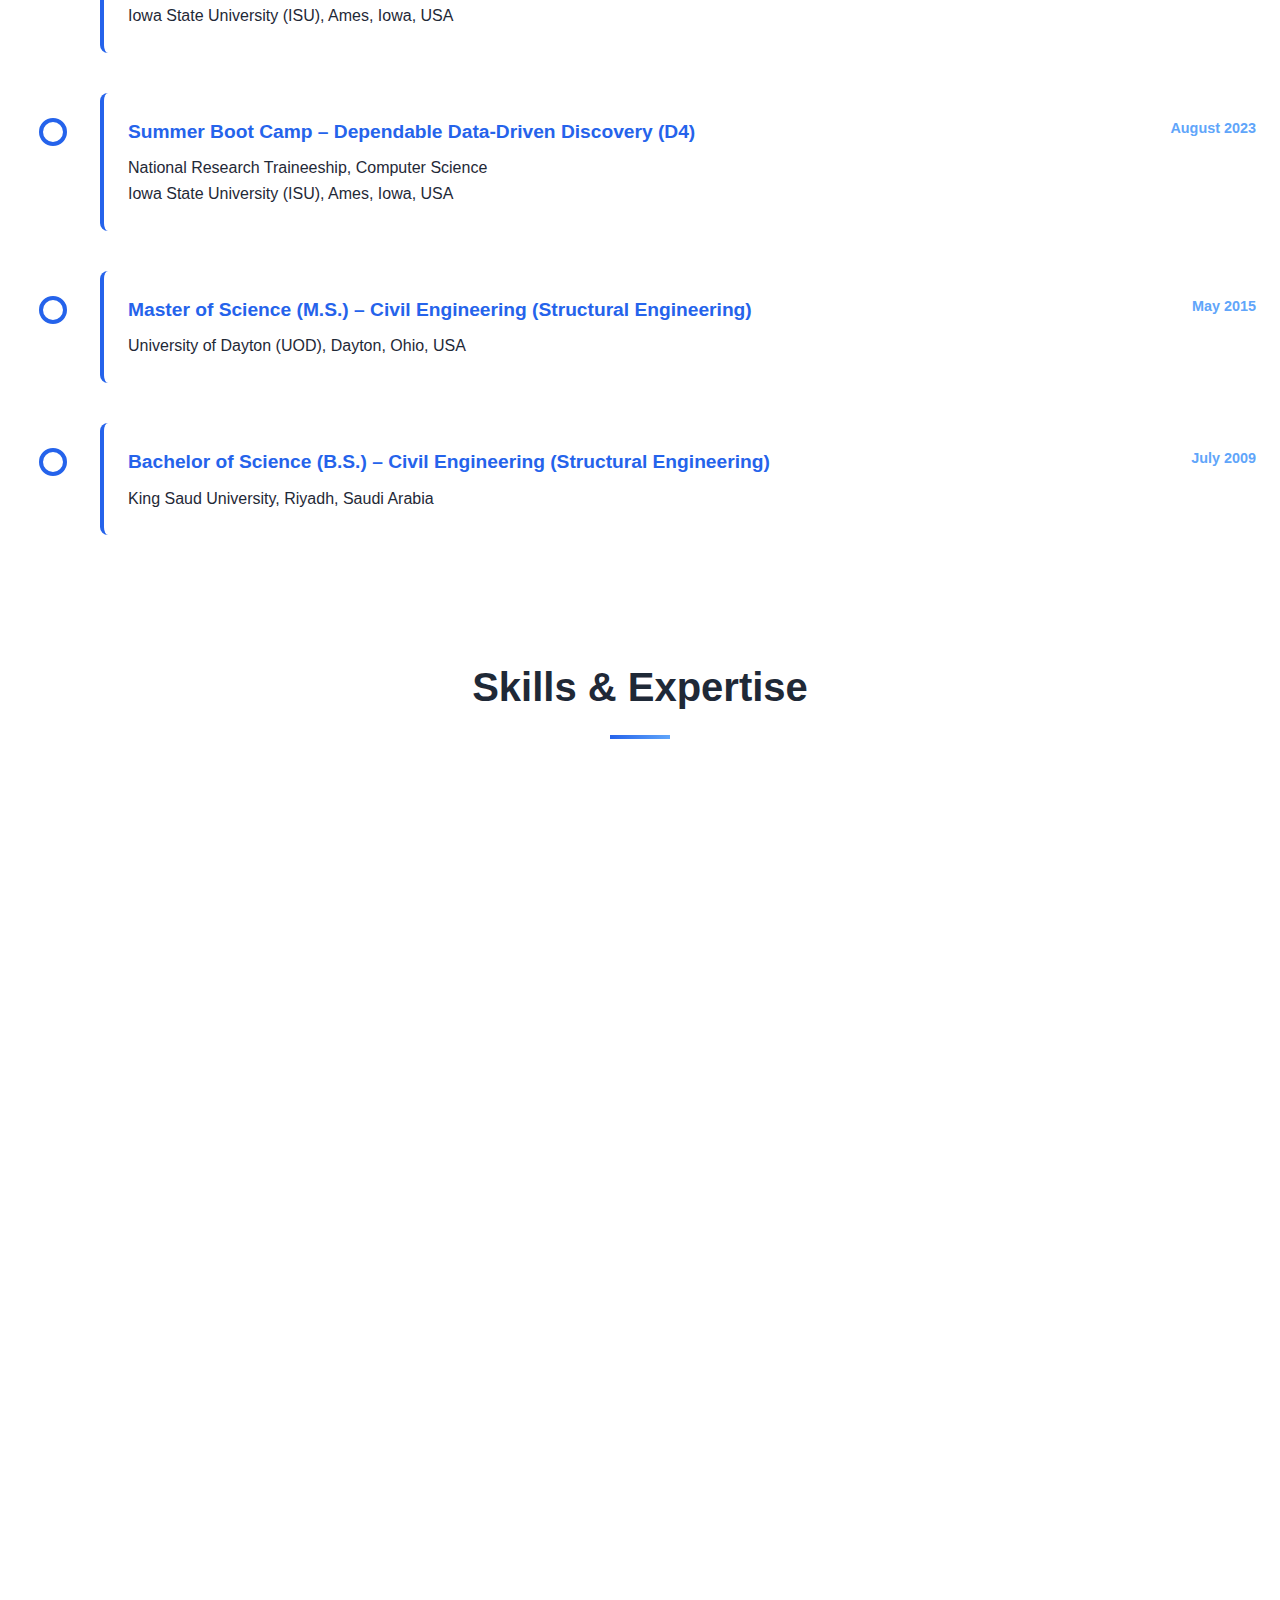
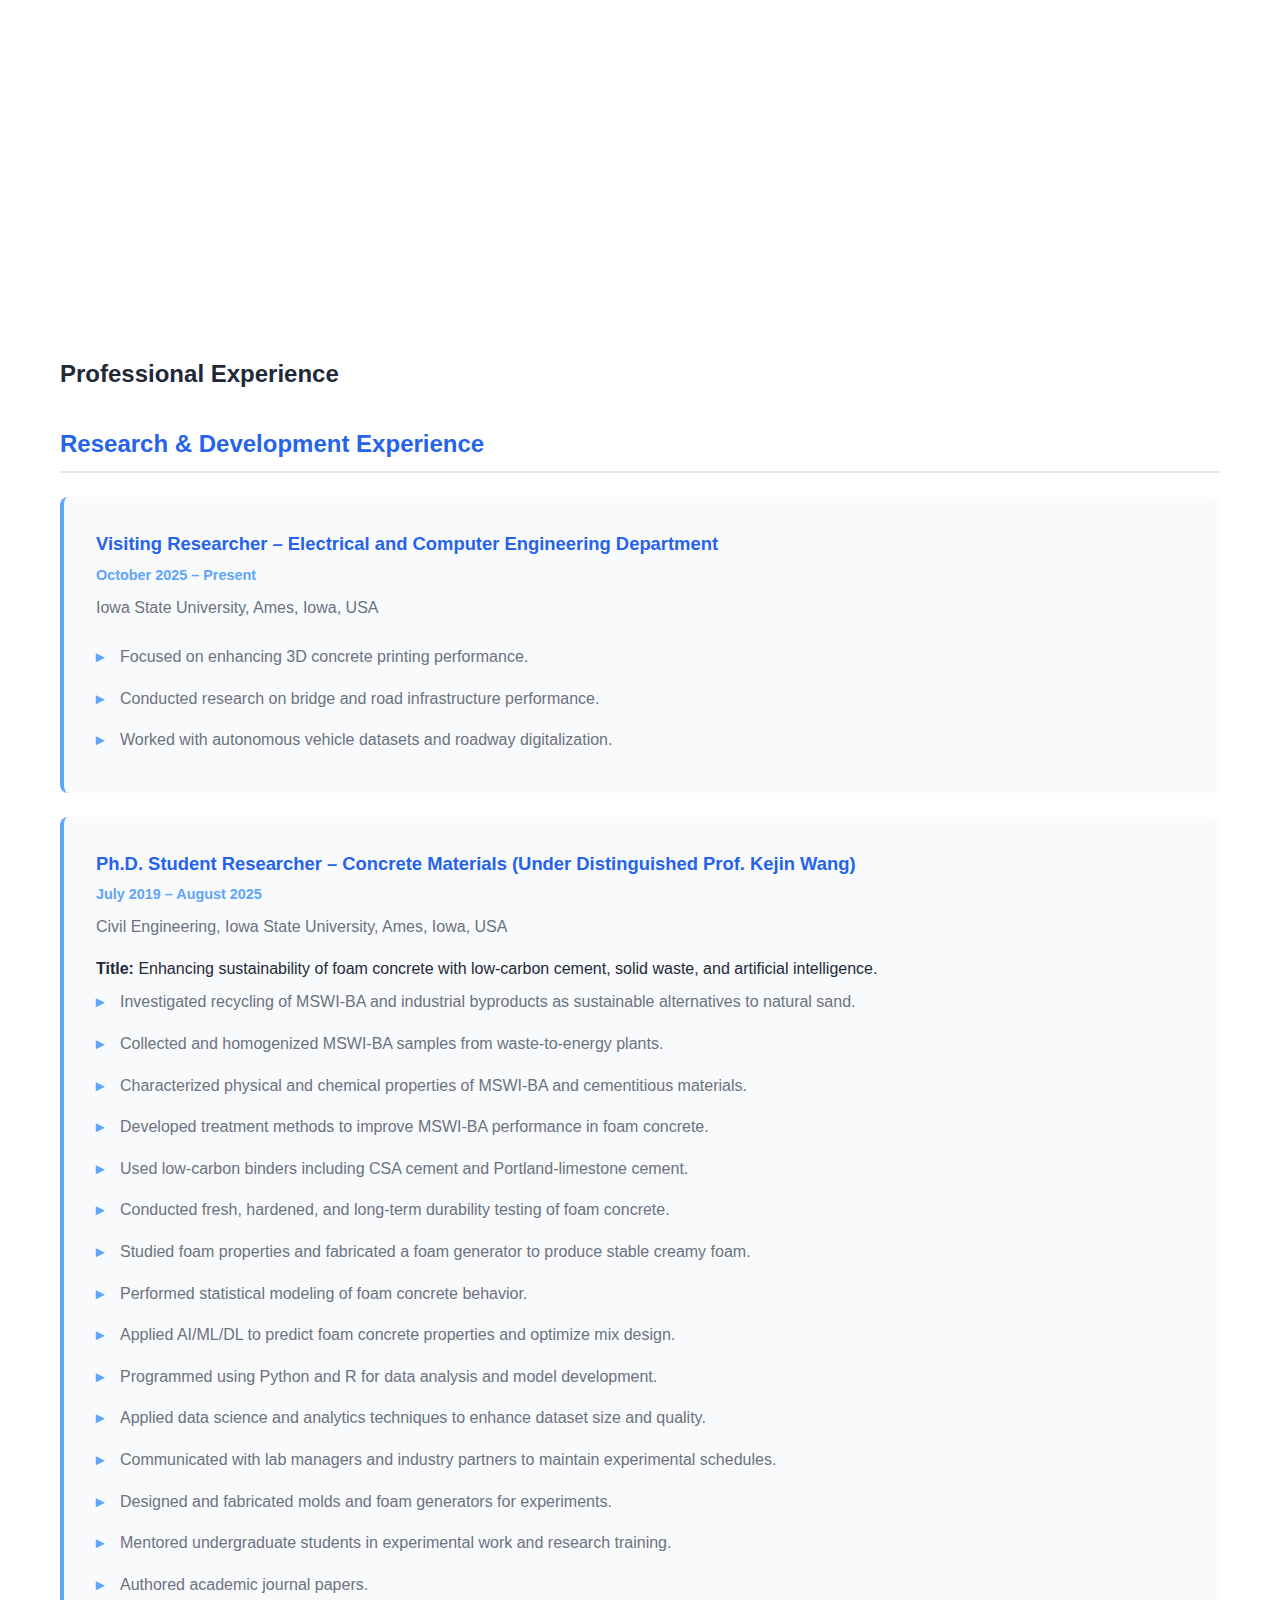
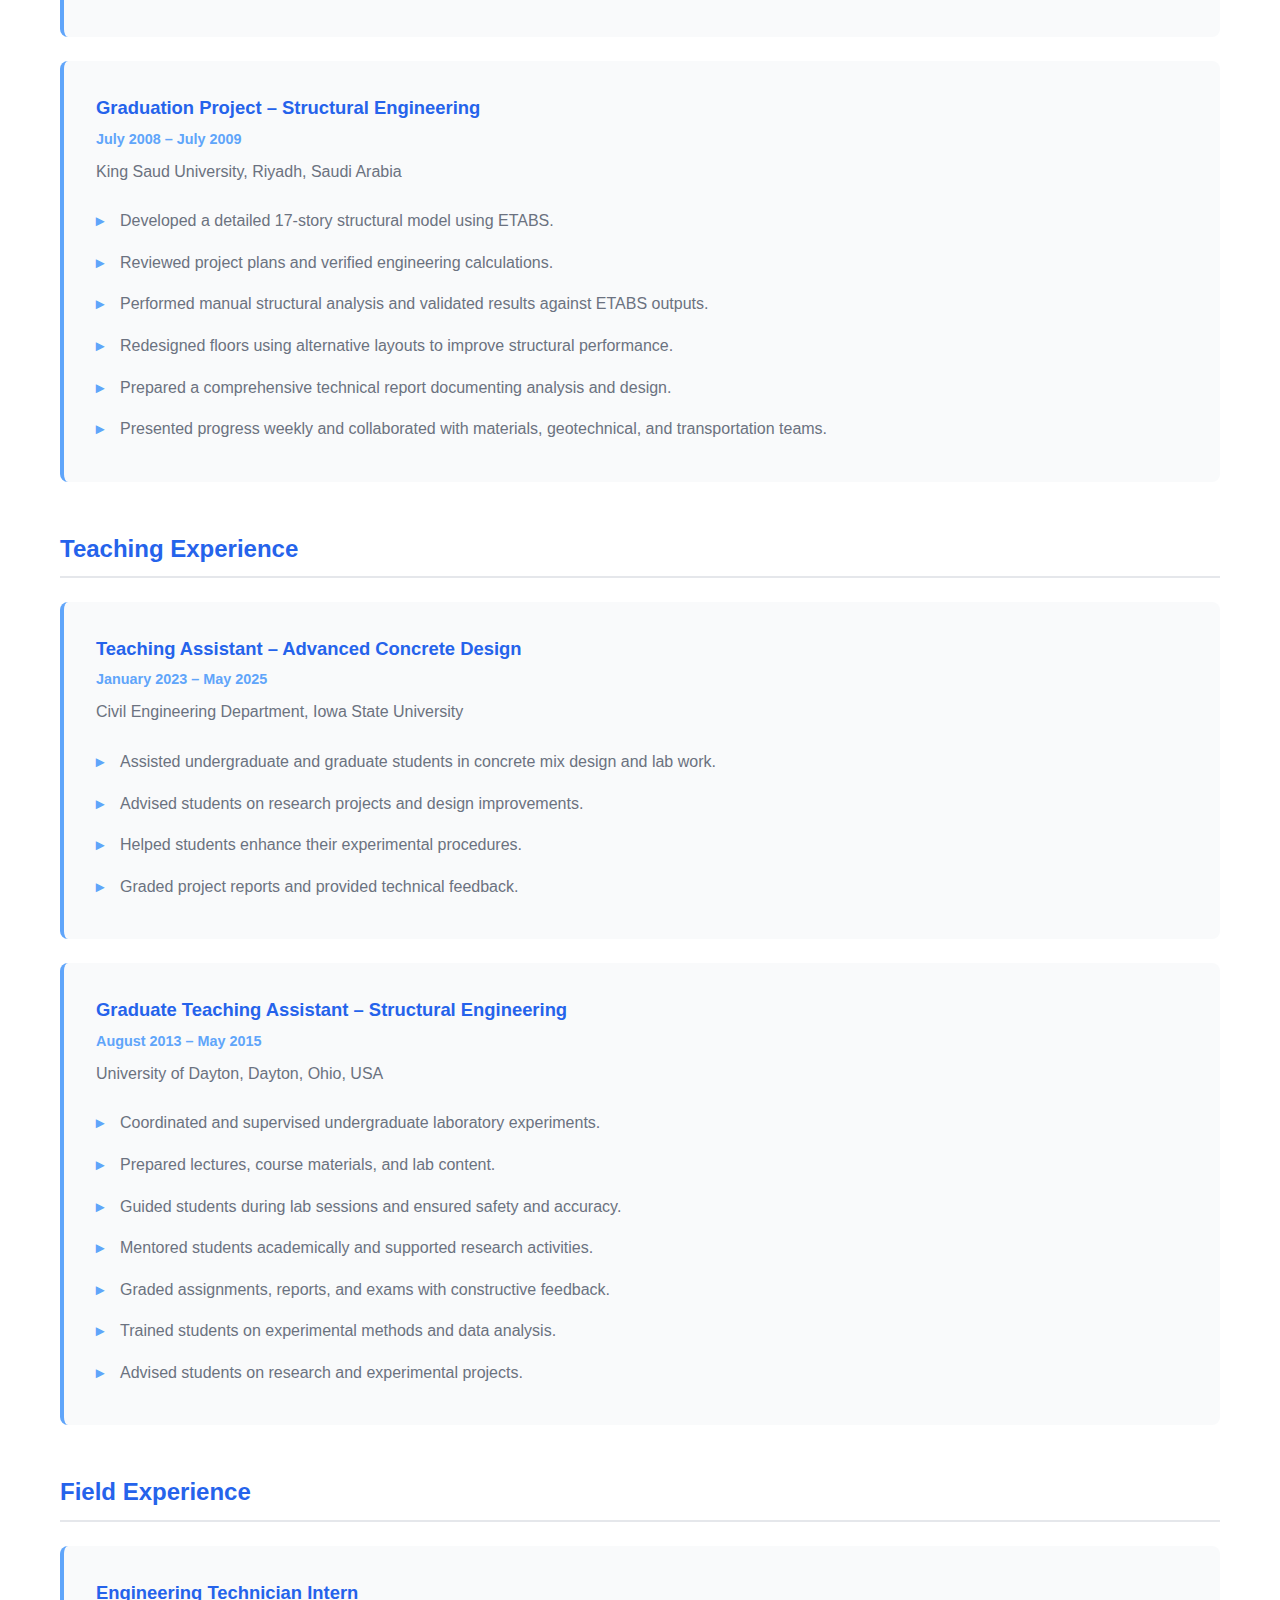
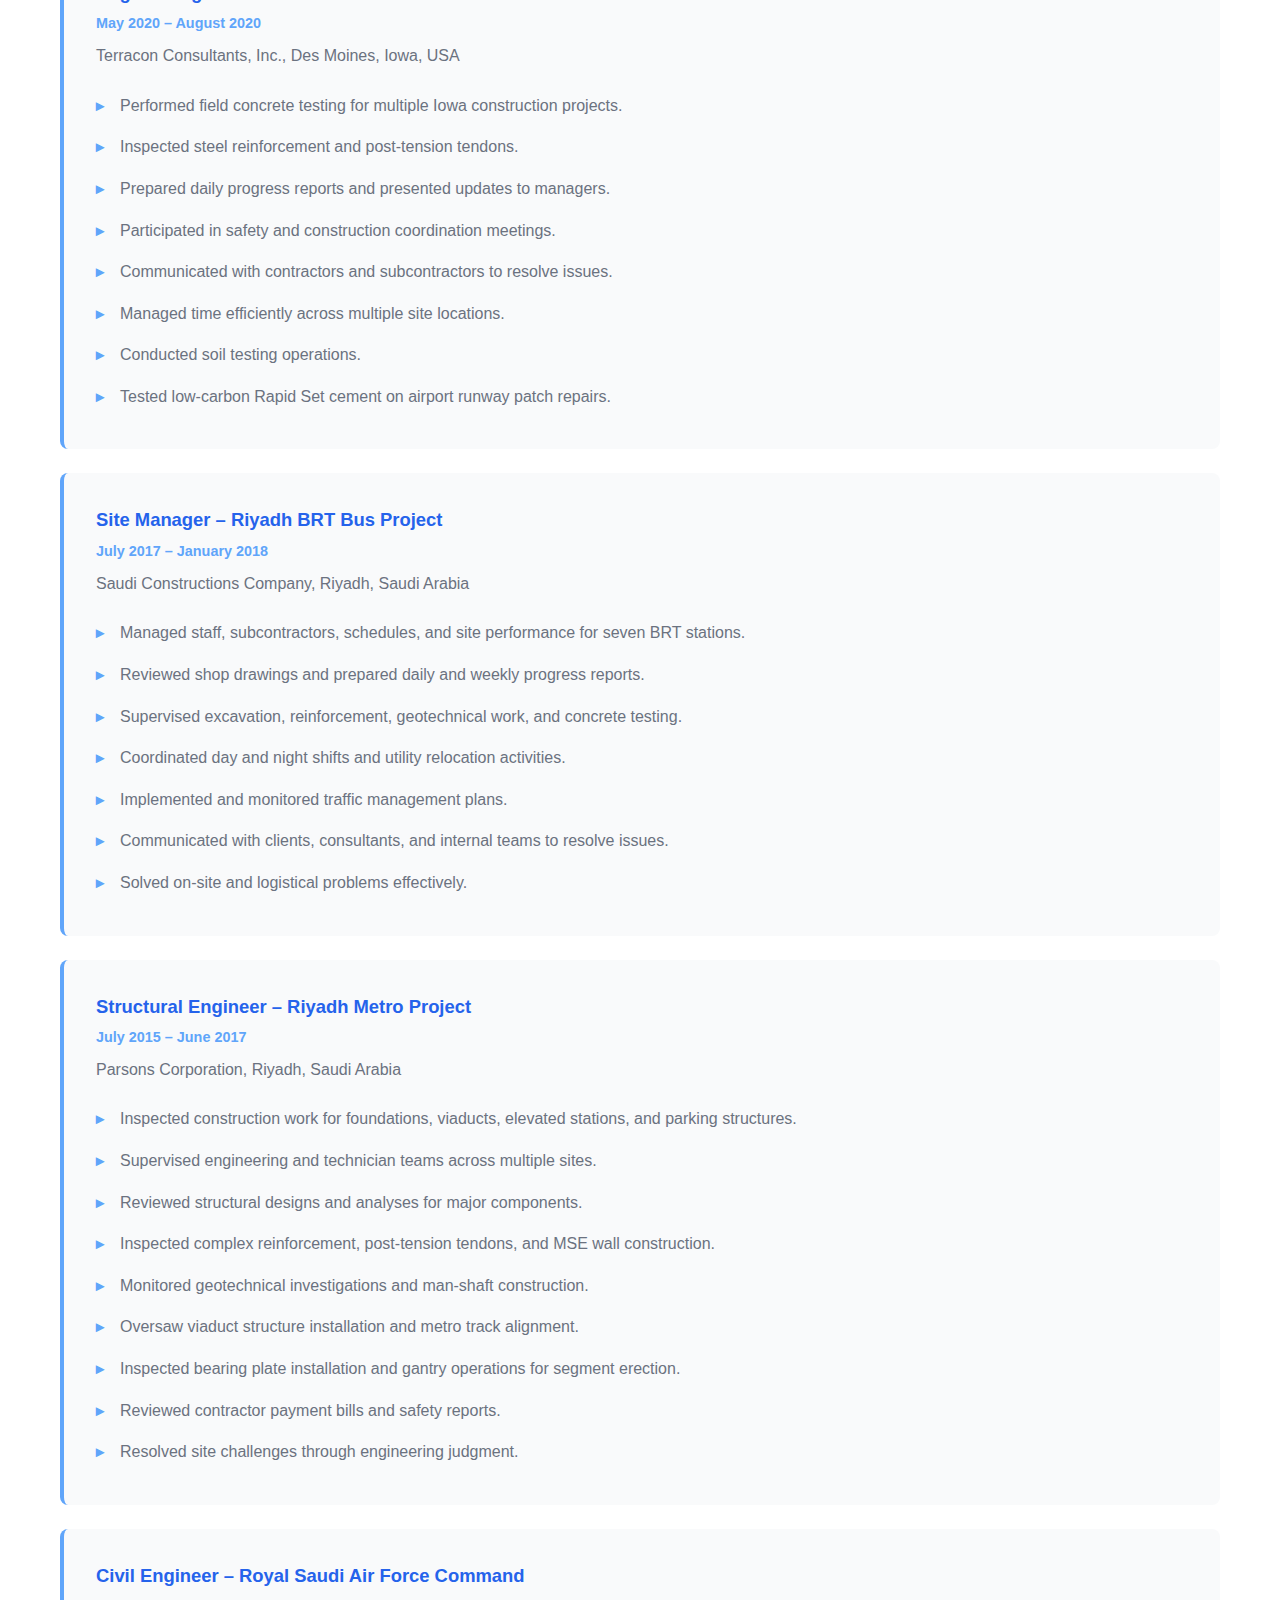
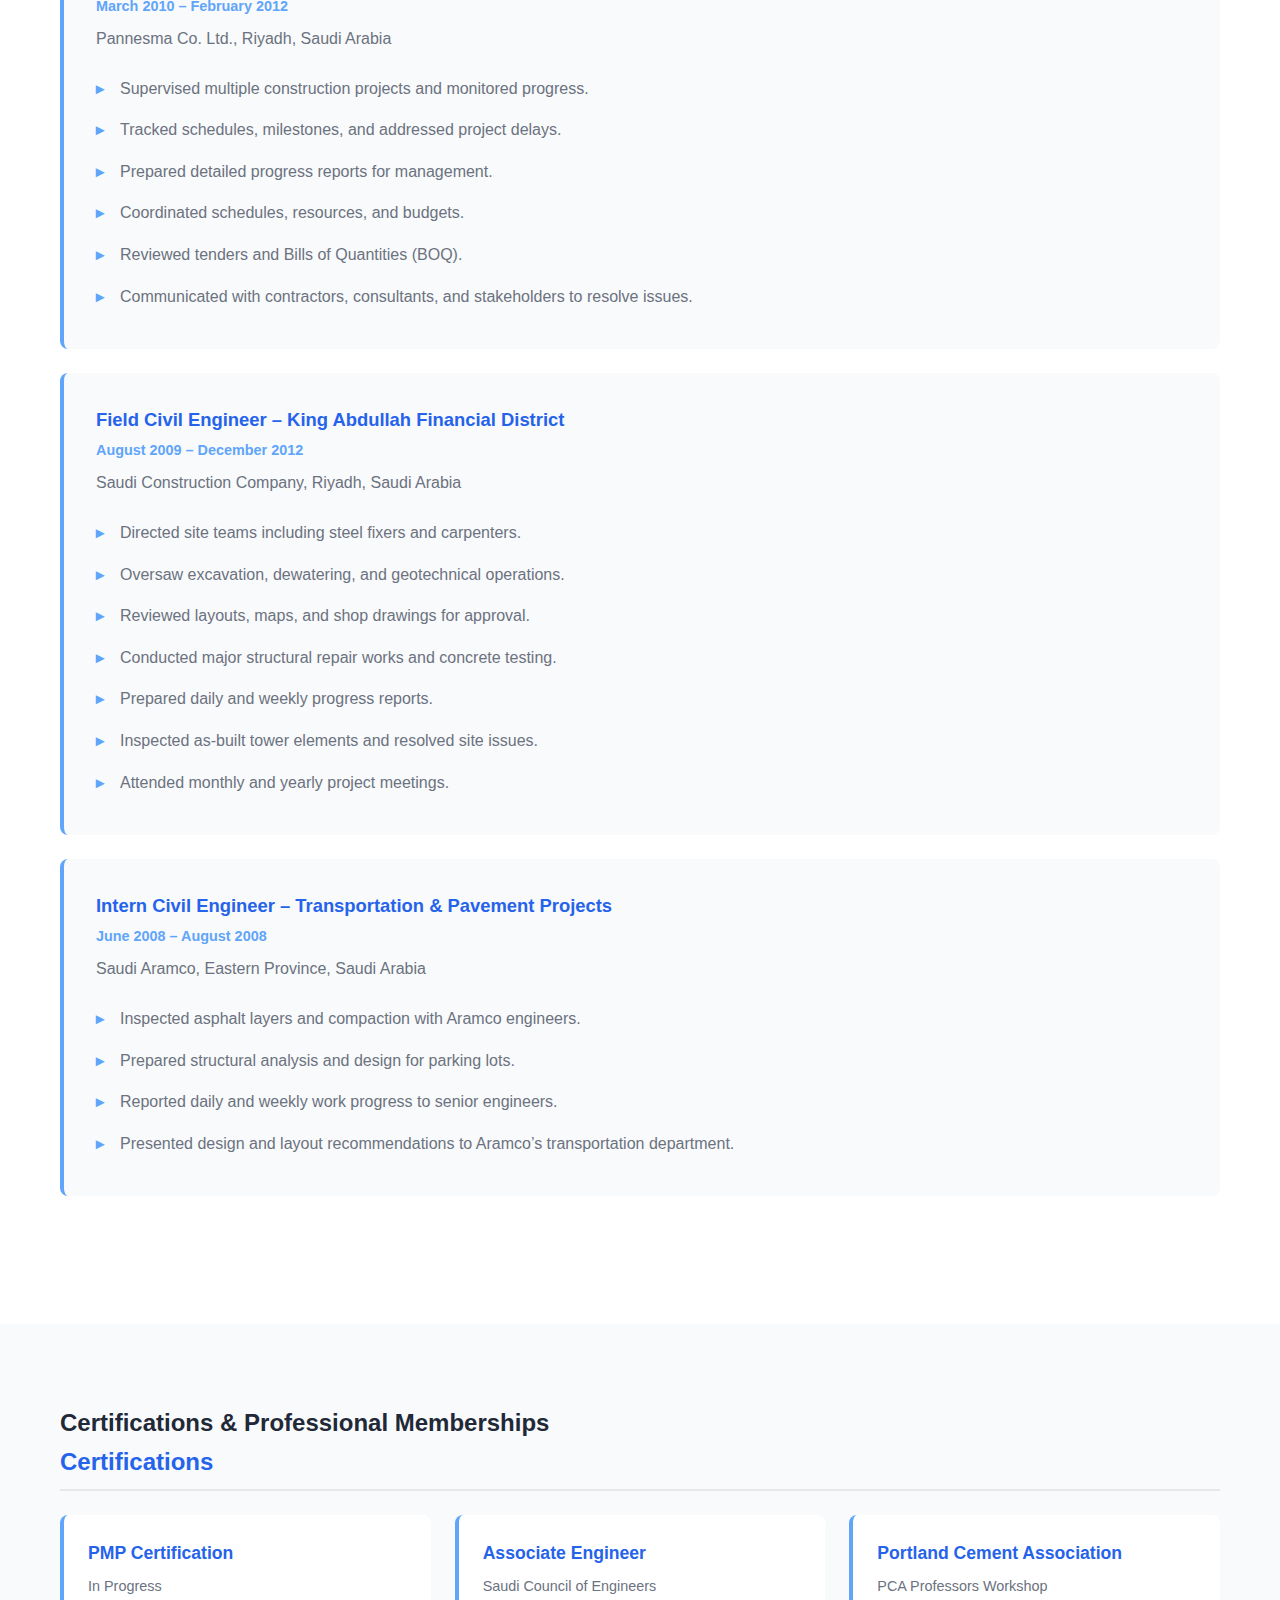
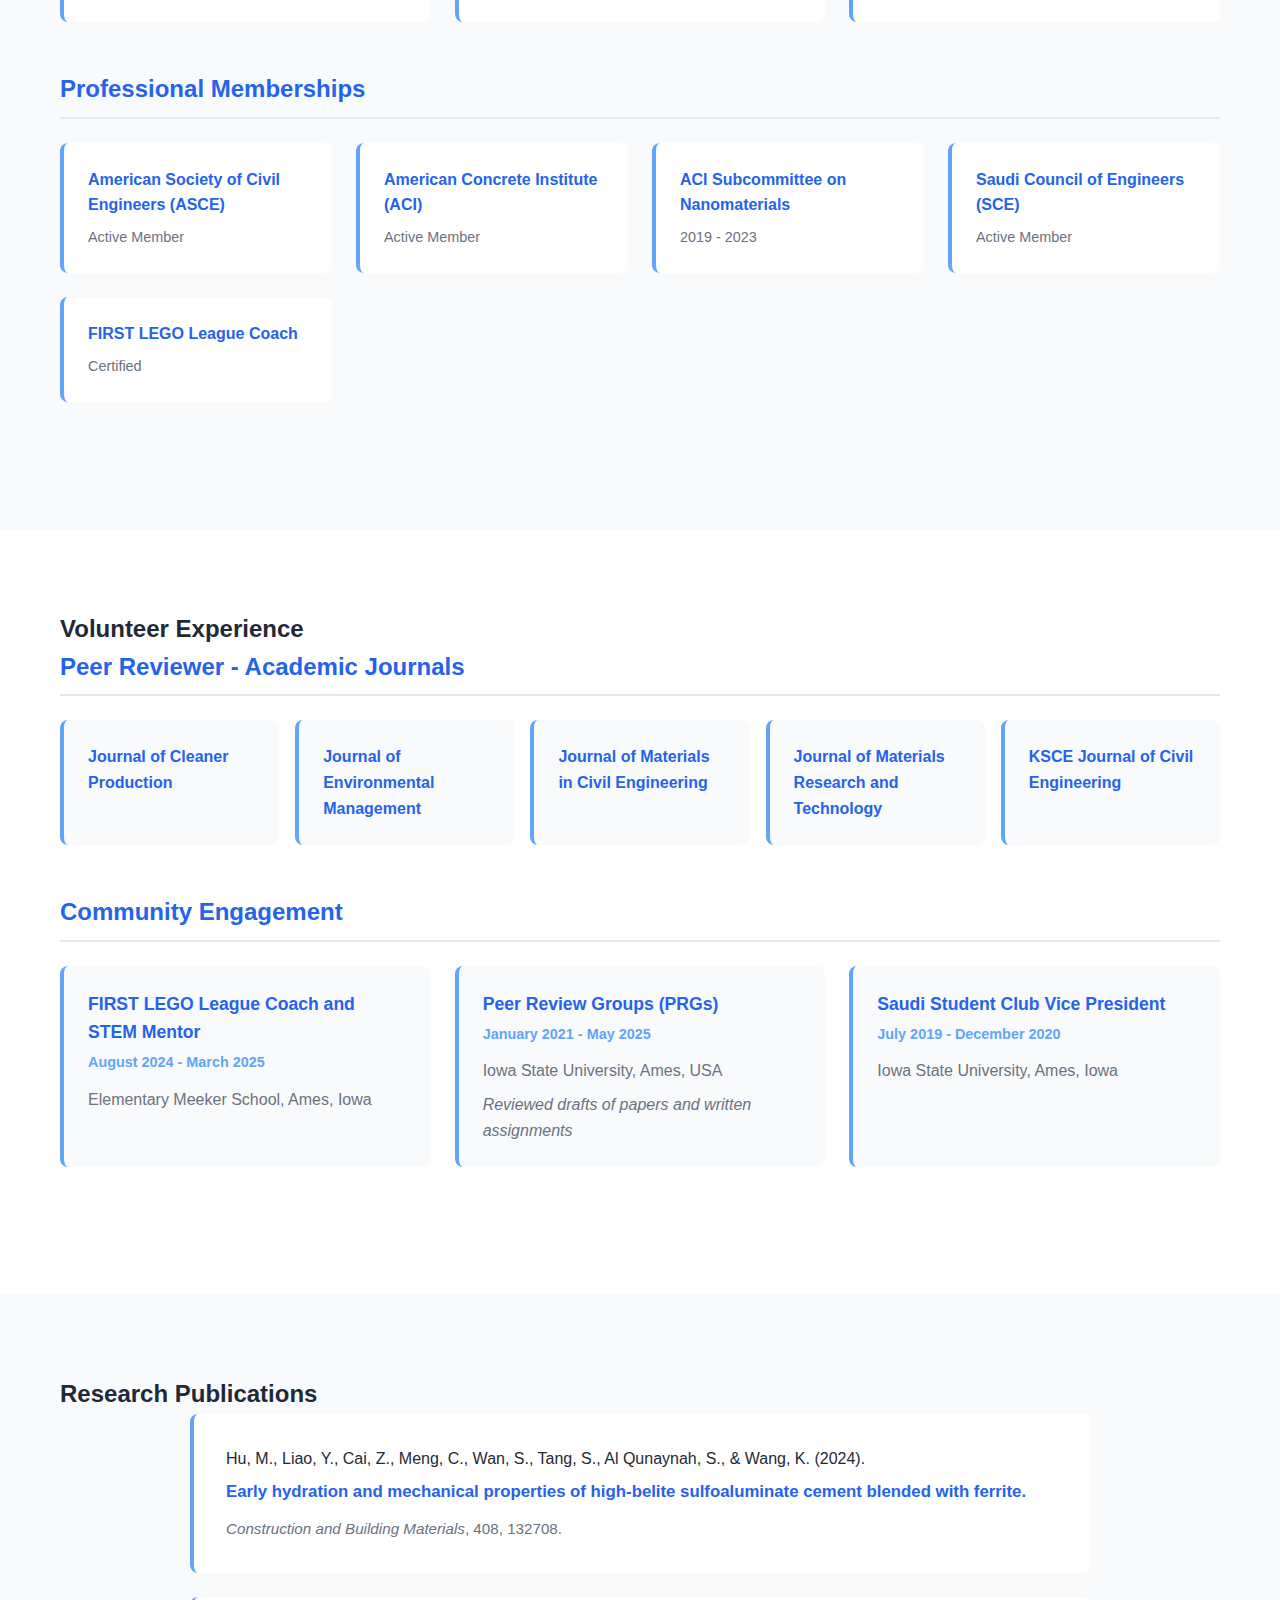
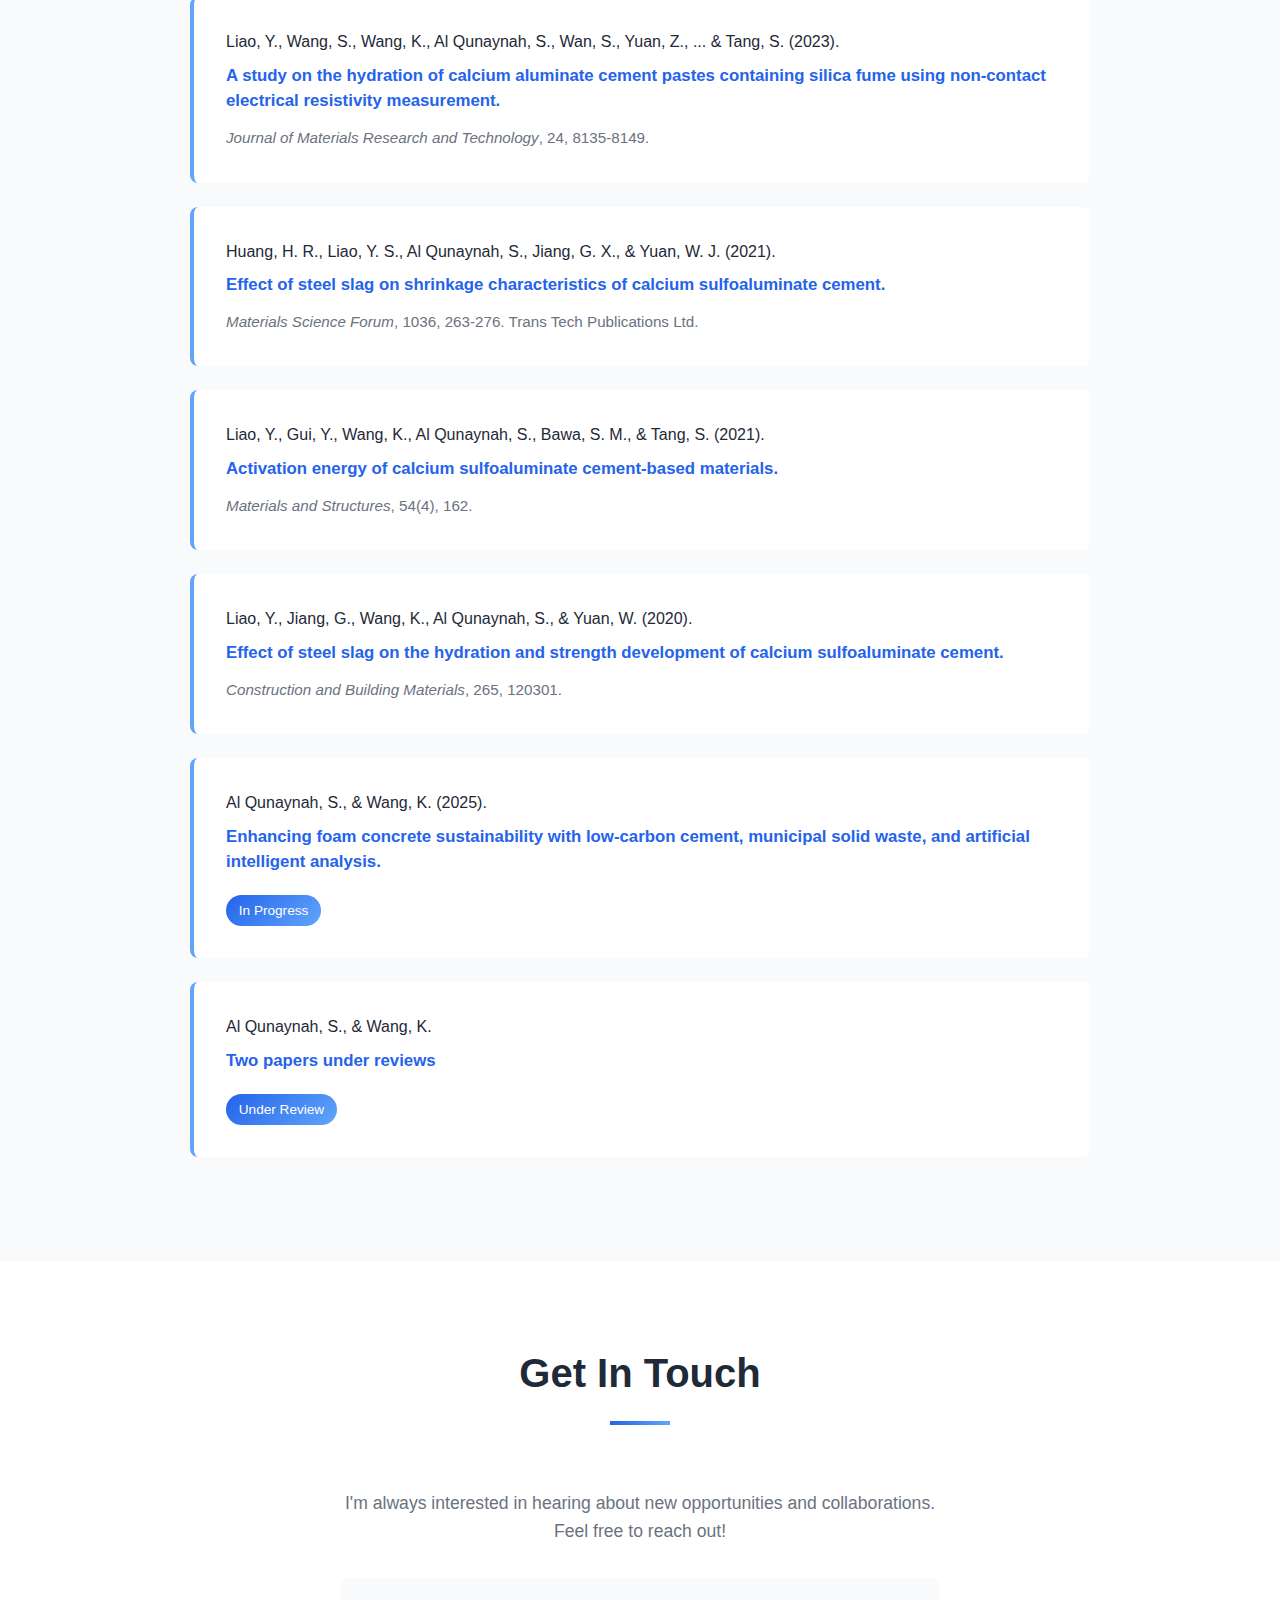
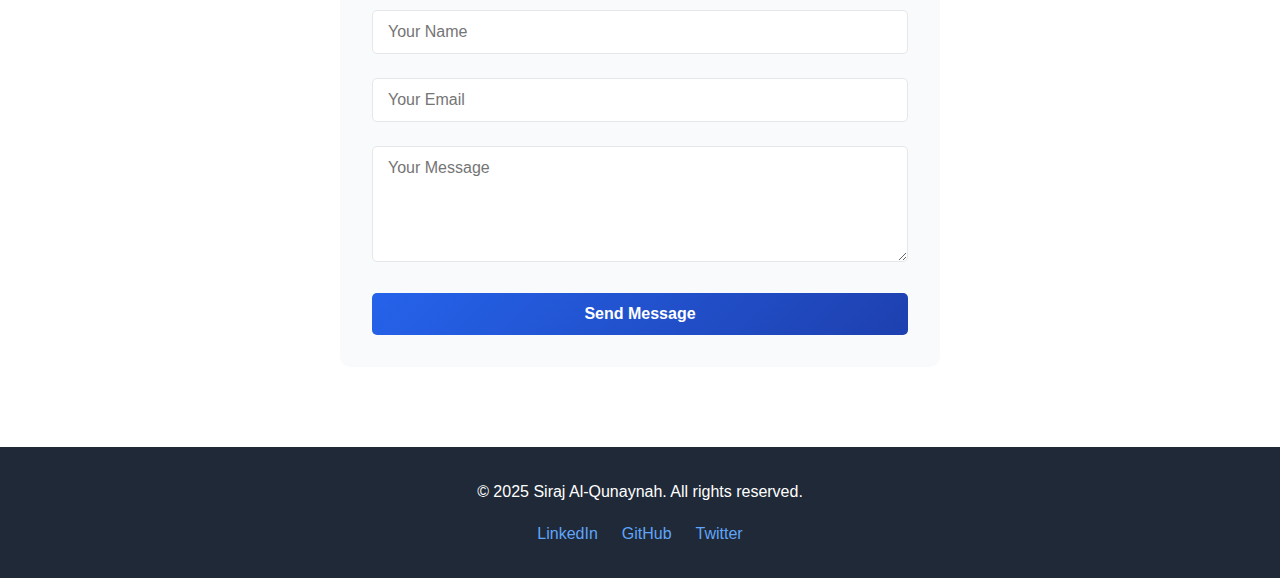
<file: 2025.html>
<!DOCTYPE html>
<html lang="en">
<head>
    <meta charset="UTF-8">
    <meta name="viewport" content="width=device-width, initial-scale=1.0">
    <title>Siraj Al-Qunaynah - Portfolio</title>
    <link rel="stylesheet" href="styles.css">
</head>
<body>
    <!-- Navigation -->
    <nav class="navbar">
        <div class="nav-container">
            <div class="nav-logo">
                <span class="logo-text">Siraj Al-Qunaynah</span>
            </div>
            <ul class="nav-menu">
                <li><a href="#home" class="nav-link">Home</a></li>
                <li><a href="#about" class="nav-link">About</a></li>
                <li><a href="#education" class="nav-link">Education</a></li>
                <li><a href="#skills" class="nav-link">Skills</a></li>
                <li><a href="#experience" class="nav-link">Experience</a></li>
                <li><a href="https://drive.google.com/drive/folders/1k5oDvQLXAWPchTRzlWILJTvNRaJkLfAv?usp=sharing" class="nav-link" target="_blank">Certifications</a></li>
                <li><a href="#publications" class="nav-link">Publications</a></li>
<!-- Navbar item for Recommendations -->
<li>
    <a href="#recommendations" class="nav-link">
        Recommendations
    </a>
</li>

<!-- Recommendations Section -->
<section id="recommendations" class="recommendations">
    <div class="container">
        <h2>Recommendations</h2>
        <p>You can view and download my recommendation letters from the link below:</p>
        <a href="https://drive.google.com/drive/folders/1YKQC8mb00NSY0MdtAW5lRaD9Hs-Q8e9b?usp=sharing" 
           target="_blank" 
           class="btn btn-primary">
            View Recommendation Letters
        </a>
    </div>
</section>




                <li><a href="https://docs.google.com/document/d/1xZhmQHS0MyAu_x2TUDF-by9u2yKNiCNh/edit?usp=sharing&ouid=112041419507036904095&rtpof=true&sd=true" class="nav-link resume-link" target="_blank">Resume</a></li>
                <li><a href="https://drive.google.com/drive/folders/1HYMwDSOuVK6qG2-D9-03pRd83CU6R9ih?usp=sharing" class="nav-link transcripts-link" target="_blank">Transcripts</a></li>
                <li><a href="#contact" class="nav-link">Contact</a></li>
            </ul>
        </div>
    </nav>

    <!-- Hero Section -->
    <section id="home" class="hero">
        <div class="hero-content">
            <img src="Siraj.jpeg" alt="Siraj Al-Qunaynah" class="hero-image">
            <h1>Siraj Al-Qunaynah</h1>
            <p class="hero-subtitle">Ph.D. in Civil Engineering (Materials)</p>
            <p class="hero-description">Sustainable Construction Materials | 3D Concrete Printing | AI in cementitious & Concrete Chemistries, properties, and performance | Database system</p>
            <a href="#contact" class="cta-button">Get In Touch</a>
        </div>
    </section>

    <!-- About Section -->
    <section id="about" class="about">
        <div class="container">
            <h2>About Me</h2>
            <div class="about-content">
                <p>Seeking a faculty position in the Civil Engineering Dept with a focus on industry focused solutions by sustainable
construction materials, waste materials, low carbon cementitious materials, 3D concrete printing performance 
and its automation, structure analysis and design, structure and bridge health monitoring, data driven and 
database and AI in cementitious and concrete chemistries, properties, and performance for long term, and 
sustainable lightweight concrete technologies.</p>
            </div>
        </div>
    </section>

    <!-- Education Section -->
    <section id="education">
    <h2>Education</h2>

    <!-- Ph.D. -->
    <div class="education-item">
        <div class="education-header">
            <h3>Doctor of Philosophy (Ph.D.) – Civil Engineering (Materials)</h3>
            <p class="education-date">August 2025</p>
        </div>
        <p class="education-school">Iowa State University (ISU), Ames, Iowa, USA</p>
    </div>

    <!-- Summer Boot Camp -->
    <div class="education-item">
        <div class="education-header">
            <h3>Summer Boot Camp – Dependable Data-Driven Discovery (D4)</h3>
            <p class="education-date">August 2023</p>
        </div>
        <p class="education-school">National Research Traineeship, Computer Science<br>
            Iowa State University (ISU), Ames, Iowa, USA</p>
    </div>

    <!-- Master's degree -->
    <div class="education-item">
        <div class="education-header">
            <h3>Master of Science (M.S.) – Civil Engineering (Structural Engineering)</h3>
            <p class="education-date">May 2015</p>
        </div>
        <p class="education-school">University of Dayton (UOD), Dayton, Ohio, USA</p>
    </div>

    <!-- Bachelor's degree -->
    <div class="education-item">
        <div class="education-header">
            <h3>Bachelor of Science (B.S.) – Civil Engineering (Structural Engineering)</h3>
            <p class="education-date">July 2009</p>
        </div>
        <p class="education-school">King Saud University, Riyadh, Saudi Arabia</p>
    </div>
</section>
    </section>
    <!-- Skills Section -->
    <section id="skills" class="skills">
        <div class="container">
            <h2>Skills & Expertise</h2>
            <div class="skills-grid">
                <div class="skill-category">
                    <h3>Software & Tools</h3>
                    <ul class="skills-list">
                        <li>ABAQUS Software</li>
                        <li>SAP2000 Software</li>
                        <li>ETABS Software</li>
                        <li>AUTOCAD</li>
                        <li>MATLAB</li>
                        <li>MS Project</li>
                        <li>Concrete Mix Design Software</li>
                    </ul>
                </div>
                <div class="skill-category">
                    <h3>Programming Languages</h3>
                    <ul class="skills-list">
                        <li>Python</li>
                        <li>R</li>
                        <li>Java</li>
                        <li>JIM</li>
                        <li>Data Analytics</li>
                        <li>Machine Learning & Deep Learning</li>
                        <li>Artificial Intelligence</li>
                    </ul>
                </div>
                <div class="skill-category">
                    <h3>Research & Technical Expertise</h3>
                    <ul class="skills-list">
                        <li>Sustainable Construction Materials</li>
                        <li>Low-Carbon Cementitious Materials</li>
                        <li>3D Concrete Printing</li>
                        <li>Structural Analysis & Design</li>
                        <li>Structure & Bridge Health Monitoring</li>
                        <li>Waste Materials Valorization</li>
                        <li>Finite Element Analysis (FEA)</li>
                    </ul>
                </div>
                <div class="skill-category">
                    <h3>Professional Skills</h3>
                    <ul class="skills-list">
                        <li>Safety Protocols & Compliance</li>
                        <li>Team Leadership & Management</li>
                        <li>Interdisciplinary Collaboration</li>
                        <li>Project Management</li>
                        <li>Oral & Written Communication</li>
                        <li>Stakeholder Engagement</li>
                        <li>Problem-Solving & Critical Thinking</li>
                    </ul>
                </div>
            </div>
        </div>
    </section>

    <section id="experience" class="experience">
    <div class="container">
        <h2>Professional Experience</h2>

        <!-- Research & Development Experience -->
        <div class="experience-category">
            <h3 class="category-title">Research & Development Experience</h3>

            <!-- Visiting Researcher -->
            <div class="experience-item">
                <div class="experience-header">
                    <h4>Visiting Researcher – Electrical and Computer Engineering Department</h4>
                    <p class="experience-date">October 2025 – Present</p>
                </div>
                <p class="experience-company">Iowa State University, Ames, Iowa, USA</p>
                <ul class="experience-details">
                    <li>Focused on enhancing 3D concrete printing performance.</li>
                    <li>Conducted research on bridge and road infrastructure performance.</li>
                    <li>Worked with autonomous vehicle datasets and roadway digitalization.</li>
                </ul>
            </div>

            <!-- PhD Student Researcher -->
            <div class="experience-item">
                <div class="experience-header">
                    <h4>Ph.D. Student Researcher – Concrete Materials (Under Distinguished Prof. Kejin Wang)</h4>
                    <p class="experience-date">July 2019 – August 2025</p>
                </div>
                <p class="experience-company">Civil Engineering, Iowa State University, Ames, Iowa, USA</p>
                <p><strong>Title:</strong> Enhancing sustainability of foam concrete with low-carbon cement, solid waste, and artificial intelligence.</p>
                <ul class="experience-details">
                    <li>Investigated recycling of MSWI-BA and industrial byproducts as sustainable alternatives to natural sand.</li>
                    <li>Collected and homogenized MSWI-BA samples from waste-to-energy plants.</li>
                    <li>Characterized physical and chemical properties of MSWI-BA and cementitious materials.</li>
                    <li>Developed treatment methods to improve MSWI-BA performance in foam concrete.</li>
                    <li>Used low-carbon binders including CSA cement and Portland-limestone cement.</li>
                    <li>Conducted fresh, hardened, and long-term durability testing of foam concrete.</li>
                    <li>Studied foam properties and fabricated a foam generator to produce stable creamy foam.</li>
                    <li>Performed statistical modeling of foam concrete behavior.</li>
                    <li>Applied AI/ML/DL to predict foam concrete properties and optimize mix design.</li>
                    <li>Programmed using Python and R for data analysis and model development.</li>
                    <li>Applied data science and analytics techniques to enhance dataset size and quality.</li>
                    <li>Communicated with lab managers and industry partners to maintain experimental schedules.</li>
                    <li>Designed and fabricated molds and foam generators for experiments.</li>
                    <li>Mentored undergraduate students in experimental work and research training.</li>
                    <li>Authored academic journal papers.</li>
                </ul>
            </div>

            <!-- Graduation Project (Bachelor's) -->
            <div class="experience-item">
                <div class="experience-header">
                    <h4>Graduation Project – Structural Engineering</h4>
                    <p class="experience-date">July 2008 – July 2009</p>
                </div>
                <p class="experience-company">King Saud University, Riyadh, Saudi Arabia</p>
                <ul class="experience-details">
                    <li>Developed a detailed 17-story structural model using ETABS.</li>
                    <li>Reviewed project plans and verified engineering calculations.</li>
                    <li>Performed manual structural analysis and validated results against ETABS outputs.</li>
                    <li>Redesigned floors using alternative layouts to improve structural performance.</li>
                    <li>Prepared a comprehensive technical report documenting analysis and design.</li>
                    <li>Presented progress weekly and collaborated with materials, geotechnical, and transportation teams.</li>
                </ul>
            </div>
        </div>

        <!-- Teaching Experience -->
        <div class="experience-category">
            <h3 class="category-title">Teaching Experience</h3>

            <!-- TA 1 -->
            <div class="experience-item">
                <div class="experience-header">
                    <h4>Teaching Assistant – Advanced Concrete Design</h4>
                    <p class="experience-date">January 2023 – May 2025</p>
                </div>
                <p class="experience-company">Civil Engineering Department, Iowa State University</p>
                <ul class="experience-details">
                    <li>Assisted undergraduate and graduate students in concrete mix design and lab work.</li>
                    <li>Advised students on research projects and design improvements.</li>
                    <li>Helped students enhance their experimental procedures.</li>
                    <li>Graded project reports and provided technical feedback.</li>
                </ul>
            </div>

            <!-- TA 2 -->
            <div class="experience-item">
                <div class="experience-header">
                    <h4>Graduate Teaching Assistant – Structural Engineering</h4>
                    <p class="experience-date">August 2013 – May 2015</p>
                </div>
                <p class="experience-company">University of Dayton, Dayton, Ohio, USA</p>
                <ul class="experience-details">
                    <li>Coordinated and supervised undergraduate laboratory experiments.</li>
                    <li>Prepared lectures, course materials, and lab content.</li>
                    <li>Guided students during lab sessions and ensured safety and accuracy.</li>
                    <li>Mentored students academically and supported research activities.</li>
                    <li>Graded assignments, reports, and exams with constructive feedback.</li>
                    <li>Trained students on experimental methods and data analysis.</li>
                    <li>Advised students on research and experimental projects.</li>
                </ul>
            </div>
        </div>

        <!-- Field Experience -->
        <div class="experience-category">
            <h3 class="category-title">Field Experience</h3>

            <!-- Terracon -->
            <div class="experience-item">
                <div class="experience-header">
                    <h4>Engineering Technician Intern</h4>
                    <p class="experience-date">May 2020 – August 2020</p>
                </div>
                <p class="experience-company">Terracon Consultants, Inc., Des Moines, Iowa, USA</p>
                <ul class="experience-details">
                    <li>Performed field concrete testing for multiple Iowa construction projects.</li>
                    <li>Inspected steel reinforcement and post-tension tendons.</li>
                    <li>Prepared daily progress reports and presented updates to managers.</li>
                    <li>Participated in safety and construction coordination meetings.</li>
                    <li>Communicated with contractors and subcontractors to resolve issues.</li>
                    <li>Managed time efficiently across multiple site locations.</li>
                    <li>Conducted soil testing operations.</li>
                    <li>Tested low-carbon Rapid Set cement on airport runway patch repairs.</li>
                </ul>
            </div>

            <!-- Site Manager - BRT -->
            <div class="experience-item">
                <div class="experience-header">
                    <h4>Site Manager – Riyadh BRT Bus Project</h4>
                    <p class="experience-date">July 2017 – January 2018</p>
                </div>
                <p class="experience-company">Saudi Constructions Company, Riyadh, Saudi Arabia</p>
                <ul class="experience-details">
                    <li>Managed staff, subcontractors, schedules, and site performance for seven BRT stations.</li>
                    <li>Reviewed shop drawings and prepared daily and weekly progress reports.</li>
                    <li>Supervised excavation, reinforcement, geotechnical work, and concrete testing.</li>
                    <li>Coordinated day and night shifts and utility relocation activities.</li>
                    <li>Implemented and monitored traffic management plans.</li>
                    <li>Communicated with clients, consultants, and internal teams to resolve issues.</li>
                    <li>Solved on-site and logistical problems effectively.</li>
                </ul>
            </div>

            <!-- Parsons - Metro -->
            <div class="experience-item">
                <div class="experience-header">
                    <h4>Structural Engineer – Riyadh Metro Project</h4>
                    <p class="experience-date">July 2015 – June 2017</p>
                </div>
                <p class="experience-company">Parsons Corporation, Riyadh, Saudi Arabia</p>
                <ul class="experience-details">
                    <li>Inspected construction work for foundations, viaducts, elevated stations, and parking structures.</li>
                    <li>Supervised engineering and technician teams across multiple sites.</li>
                    <li>Reviewed structural designs and analyses for major components.</li>
                    <li>Inspected complex reinforcement, post-tension tendons, and MSE wall construction.</li>
                    <li>Monitored geotechnical investigations and man-shaft construction.</li>
                    <li>Oversaw viaduct structure installation and metro track alignment.</li>
                    <li>Inspected bearing plate installation and gantry operations for segment erection.</li>
                    <li>Reviewed contractor payment bills and safety reports.</li>
                    <li>Resolved site challenges through engineering judgment.</li>
                </ul>
            </div>

            <!-- Pannesma -->
            <div class="experience-item">
                <div class="experience-header">
                    <h4>Civil Engineer – Royal Saudi Air Force Command</h4>
                    <p class="experience-date">March 2010 – February 2012</p>
                </div>
                <p class="experience-company">Pannesma Co. Ltd., Riyadh, Saudi Arabia</p>
                <ul class="experience-details">
                    <li>Supervised multiple construction projects and monitored progress.</li>
                    <li>Tracked schedules, milestones, and addressed project delays.</li>
                    <li>Prepared detailed progress reports for management.</li>
                    <li>Coordinated schedules, resources, and budgets.</li>
                    <li>Reviewed tenders and Bills of Quantities (BOQ).</li>
                    <li>Communicated with contractors, consultants, and stakeholders to resolve issues.</li>
                </ul>
            </div>

            <!-- KAFD -->
            <div class="experience-item">
                <div class="experience-header">
                    <h4>Field Civil Engineer – King Abdullah Financial District</h4>
                    <p class="experience-date">August 2009 – December 2012</p>
                </div>
                <p class="experience-company">Saudi Construction Company, Riyadh, Saudi Arabia</p>
                <ul class="experience-details">
                    <li>Directed site teams including steel fixers and carpenters.</li>
                    <li>Oversaw excavation, dewatering, and geotechnical operations.</li>
                    <li>Reviewed layouts, maps, and shop drawings for approval.</li>
                    <li>Conducted major structural repair works and concrete testing.</li>
                    <li>Prepared daily and weekly progress reports.</li>
                    <li>Inspected as-built tower elements and resolved site issues.</li>
                    <li>Attended monthly and yearly project meetings.</li>
                </ul>
            </div>

            <!-- Aramco -->
            <div class="experience-item">
                <div class="experience-header">
                    <h4>Intern Civil Engineer – Transportation & Pavement Projects</h4>
                    <p class="experience-date">June 2008 – August 2008</p>
                </div>
                <p class="experience-company">Saudi Aramco, Eastern Province, Saudi Arabia</p>
                <ul class="experience-details">
                    <li>Inspected asphalt layers and compaction with Aramco engineers.</li>
                    <li>Prepared structural analysis and design for parking lots.</li>
                    <li>Reported daily and weekly work progress to senior engineers.</li>
                    <li>Presented design and layout recommendations to Aramco’s transportation department.</li>
                </ul>
            </div>

        </div>
    </div>
</section>


    <!-- Certifications & Memberships Section -->
    <section id="certifications" class="certifications">
        <div class="container">
            <h2>Certifications & Professional Memberships</h2>
            
            <div class="cert-section">
                <h3>Certifications</h3>
                <div class="cert-grid">
                    <div class="cert-card">
                        <h4>PMP Certification</h4>
                        <p class="cert-status">In Progress</p>
                    </div>
                    <div class="cert-card">
                        <h4>Associate Engineer</h4>
                        <p class="cert-issuer">Saudi Council of Engineers</p>
                    </div>
                    <div class="cert-card">
                        <h4>Portland Cement Association</h4>
                        <p class="cert-issuer">PCA Professors Workshop</p>
                    </div>
                </div>
            </div>

            <div class="cert-section">
                <h3>Professional Memberships</h3>
                <div class="membership-list">
                    <div class="membership-item">
                        <h4>American Society of Civil Engineers (ASCE)</h4>
                        <p class="membership-status">Active Member</p>
                    </div>
                    <div class="membership-item">
                        <h4>American Concrete Institute (ACI)</h4>
                        <p class="membership-status">Active Member</p>
                    </div>
                    <div class="membership-item">
                        <h4>ACI Subcommittee on Nanomaterials</h4>
                        <p class="membership-period">2019 - 2023</p>
                    </div>
                    <div class="membership-item">
                        <h4>Saudi Council of Engineers (SCE)</h4>
                        <p class="membership-status">Active Member</p>
                    </div>
                    <div class="membership-item">
                        <h4>FIRST LEGO League Coach</h4>
                        <p class="membership-status">Certified</p>
                    </div>
                </div>
            </div>
        </div>
    </section>

    <!-- Volunteer Experience Section -->
    <section id="volunteer" class="volunteer">
        <div class="container">
            <h2>Volunteer Experience</h2>
            
            <div class="volunteer-category">
                <h3>Peer Reviewer - Academic Journals</h3>
                <div class="journal-list">
                    <div class="journal-item">
                        <h4>Journal of Cleaner Production</h4>
                    </div>
                    <div class="journal-item">
                        <h4>Journal of Environmental Management</h4>
                    </div>
                    <div class="journal-item">
                        <h4>Journal of Materials in Civil Engineering</h4>
                    </div>
                    <div class="journal-item">
                        <h4>Journal of Materials Research and Technology</h4>
                    </div>
                    <div class="journal-item">
                        <h4>KSCE Journal of Civil Engineering</h4>
                    </div>
                </div>
            </div>

            <div class="volunteer-category">
                <h3>Community Engagement</h3>
                <div class="volunteer-items">
                    <div class="volunteer-item">
                        <div class="volunteer-header">
                            <h4>FIRST LEGO League Coach and STEM Mentor</h4>
                            <p class="volunteer-date">August 2024 - March 2025</p>
                        </div>
                        <p class="volunteer-location">Elementary Meeker School, Ames, Iowa</p>
                    </div>
                    <div class="volunteer-item">
                        <div class="volunteer-header">
                            <h4>Peer Review Groups (PRGs)</h4>
                            <p class="volunteer-date">January 2021 - May 2025</p>
                        </div>
                        <p class="volunteer-location">Iowa State University, Ames, USA</p>
                        <p class="volunteer-desc">Reviewed drafts of papers and written assignments</p>
                    </div>
                    <div class="volunteer-item">
                        <div class="volunteer-header">
                            <h4>Saudi Student Club Vice President</h4>
                            <p class="volunteer-date">July 2019 - December 2020</p>
                        </div>
                        <p class="volunteer-location">Iowa State University, Ames, Iowa</p>
                    </div>
                </div>
            </div>
        </div>
    </section>

    <!-- Publications Section -->
    <section id="publications" class="publications">
        <div class="container">
            <h2>Research Publications</h2>
            <div class="publications-list">
                <div class="publication-item">
                    <p class="publication-authors">Hu, M., Liao, Y., Cai, Z., Meng, C., Wan, S., Tang, S., Al Qunaynah, S., & Wang, K. (2024).</p>
                    <p class="publication-title">Early hydration and mechanical properties of high-belite sulfoaluminate cement blended with ferrite.</p>
                    <p class="publication-journal"><em>Construction and Building Materials</em>, 408, 132708.</p>
                </div>

                <div class="publication-item">
                    <p class="publication-authors">Liao, Y., Wang, S., Wang, K., Al Qunaynah, S., Wan, S., Yuan, Z., ... & Tang, S. (2023).</p>
                    <p class="publication-title">A study on the hydration of calcium aluminate cement pastes containing silica fume using non-contact electrical resistivity measurement.</p>
                    <p class="publication-journal"><em>Journal of Materials Research and Technology</em>, 24, 8135-8149.</p>
                </div>

                <div class="publication-item">
                    <p class="publication-authors">Huang, H. R., Liao, Y. S., Al Qunaynah, S., Jiang, G. X., & Yuan, W. J. (2021).</p>
                    <p class="publication-title">Effect of steel slag on shrinkage characteristics of calcium sulfoaluminate cement.</p>
                    <p class="publication-journal"><em>Materials Science Forum</em>, 1036, 263-276. Trans Tech Publications Ltd.</p>
                </div>

                <div class="publication-item">
                    <p class="publication-authors">Liao, Y., Gui, Y., Wang, K., Al Qunaynah, S., Bawa, S. M., & Tang, S. (2021).</p>
                    <p class="publication-title">Activation energy of calcium sulfoaluminate cement-based materials.</p>
                    <p class="publication-journal"><em>Materials and Structures</em>, 54(4), 162.</p>
                </div>

                <div class="publication-item">
                    <p class="publication-authors">Liao, Y., Jiang, G., Wang, K., Al Qunaynah, S., & Yuan, W. (2020).</p>
                    <p class="publication-title">Effect of steel slag on the hydration and strength development of calcium sulfoaluminate cement.</p>
                    <p class="publication-journal"><em>Construction and Building Materials</em>, 265, 120301.</p>
                </div>

                <div class="publication-item">
                    <p class="publication-authors">Al Qunaynah, S., & Wang, K. (2025).</p>
                    <p class="publication-title">Enhancing foam concrete sustainability with low-carbon cement, municipal solid waste, and artificial intelligent analysis.</p>
                    <p class="publication-status">In Progress</p>
                </div>

                <div class="publication-item">
                    <p class="publication-authors">Al Qunaynah, S., & Wang, K.</p>
                    <p class="publication-title">Two papers under reviews</p>
                    <p class="publication-status">Under Review</p>
                </div>
            </div>
        </div>
    </section>

    <!-- Contact Section -->
    <section id="contact" class="contact">
        <div class="container">
            <h2>Get In Touch</h2>
            <div class="contact-content">
                <p>I'm always interested in hearing about new opportunities and collaborations. Feel free to reach out!</p>
                <form class="contact-form" id="contactForm">
                    <div class="form-group">
                        <input type="text" id="name" name="name" placeholder="Your Name" required>
                    </div>
                    <div class="form-group">
                        <input type="email" id="email" name="email" placeholder="Your Email" required>
                    </div>
                    <div class="form-group">
                        <textarea id="message" name="message" placeholder="Your Message" rows="5" required></textarea>
                    </div>
                    <button type="submit" class="submit-btn">Send Message</button>
                </form>
            </div>
        </div>
    </section>

    <!-- Footer -->
    <footer class="footer">
        <div class="container">
            <p>&copy; 2025 Siraj Al-Qunaynah. All rights reserved.</p>
            <div class="social-links">
                <a href="https://www.linkedin.com/in/siraj-alqunaynah-ph-d-356b9a18b/" class="social-link" target="_blank">LinkedIn</a>
                <a href="#" class="social-link">GitHub</a>
                <a href="#" class="social-link">Twitter</a>
            </div>
        </div>
    </footer>

    <script src="script.js"></script>
</body>
</html>
</file>
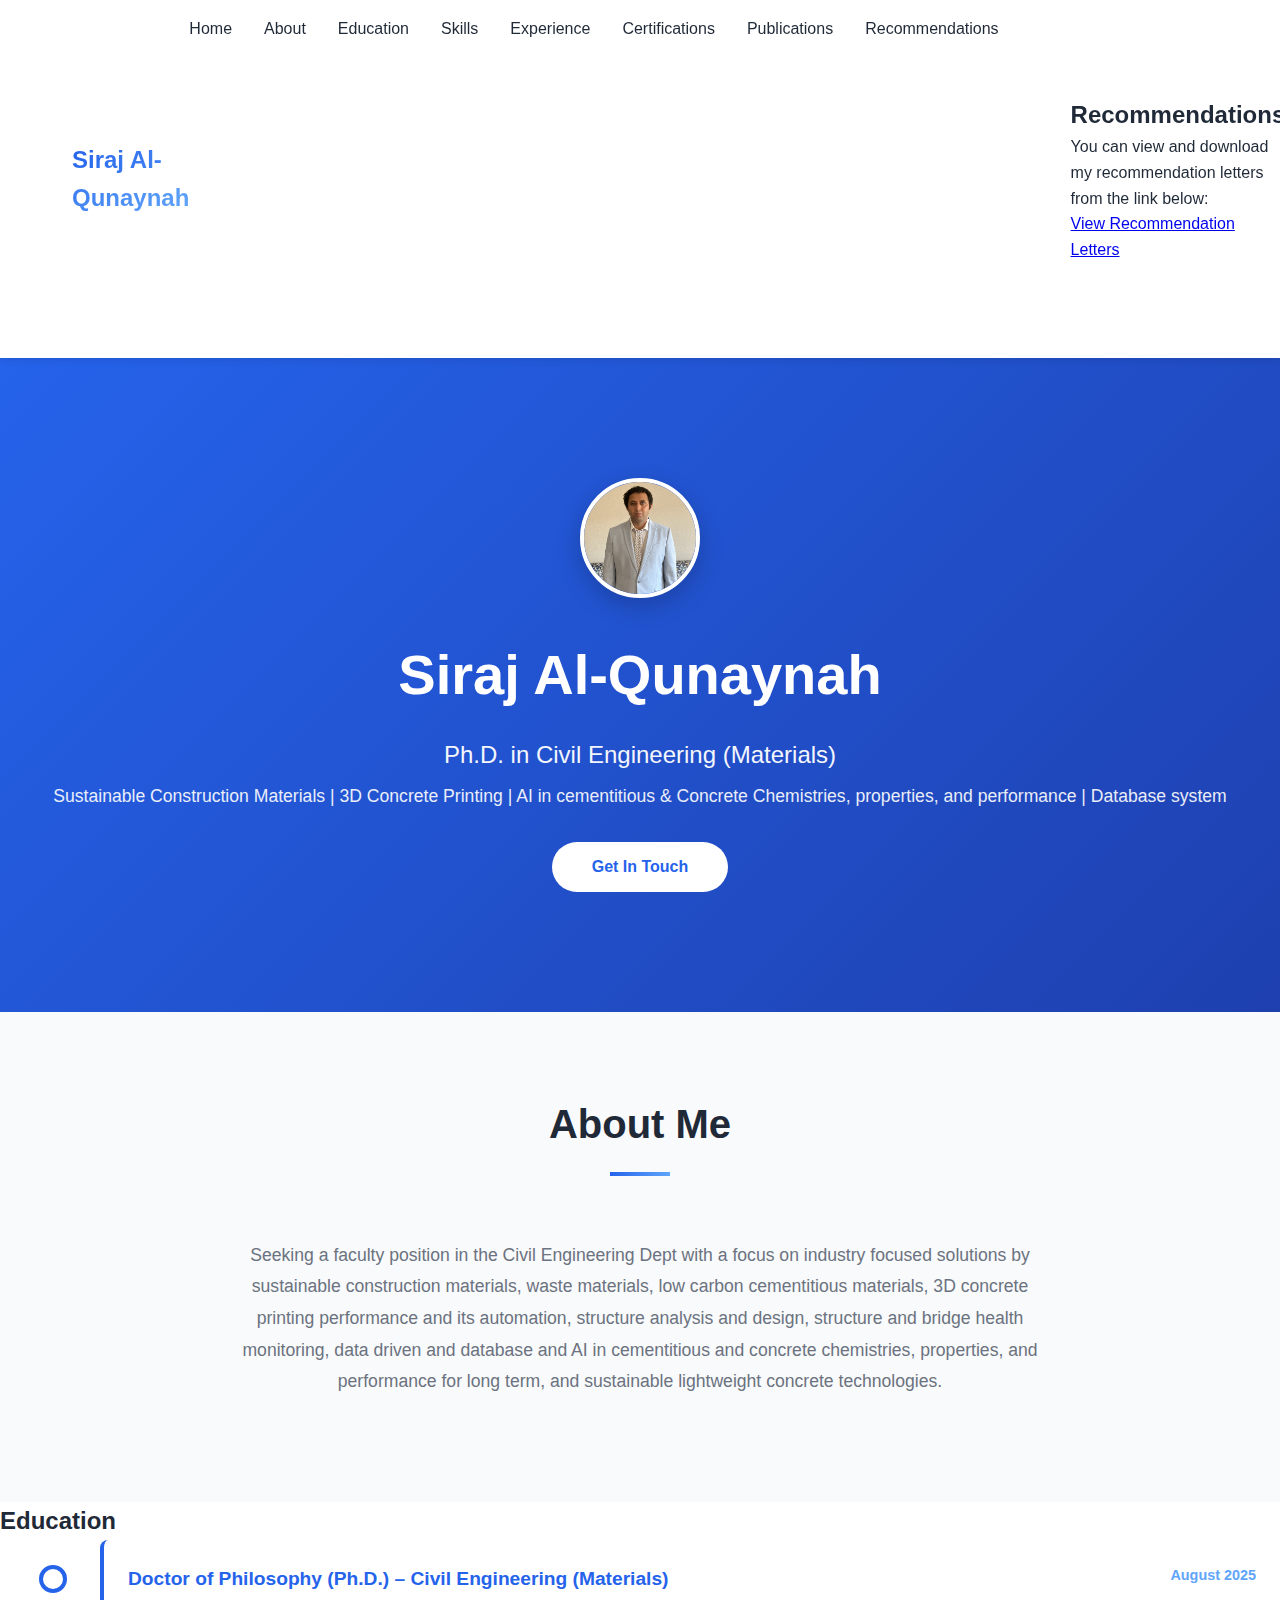
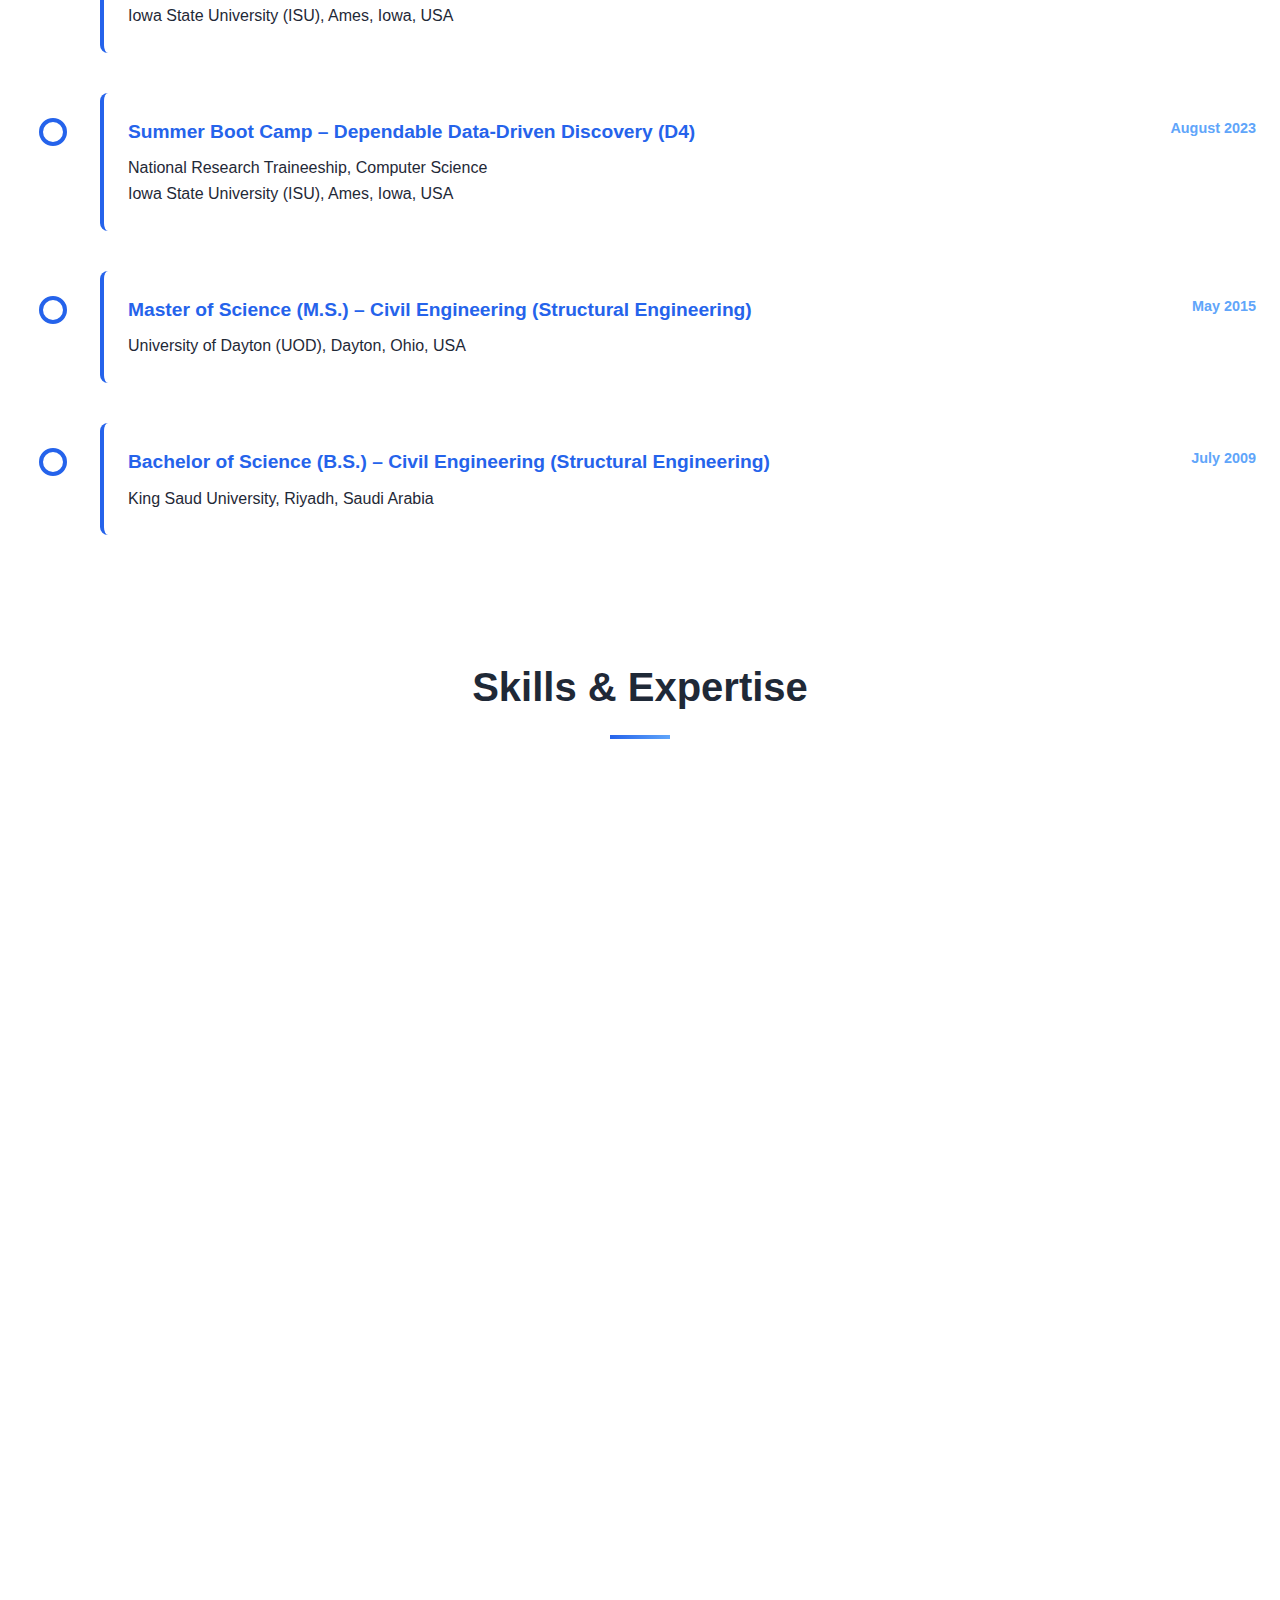
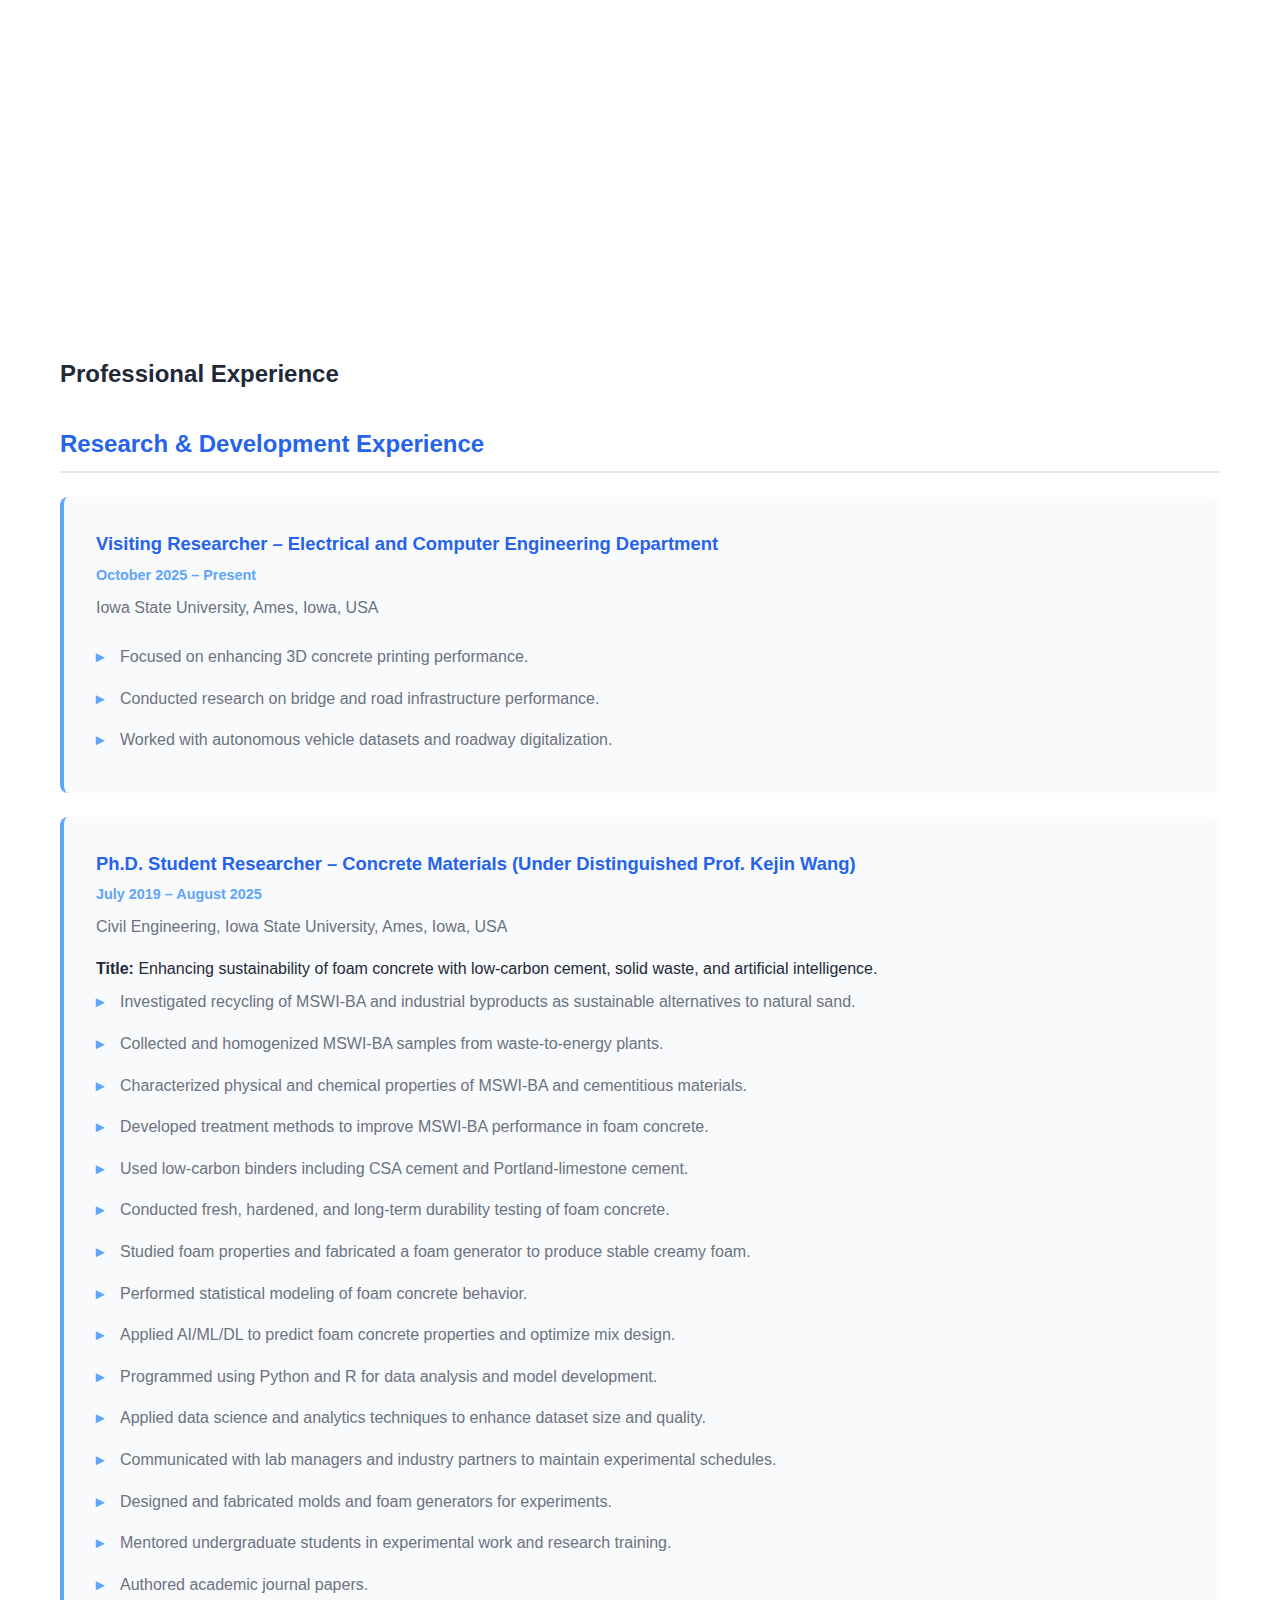
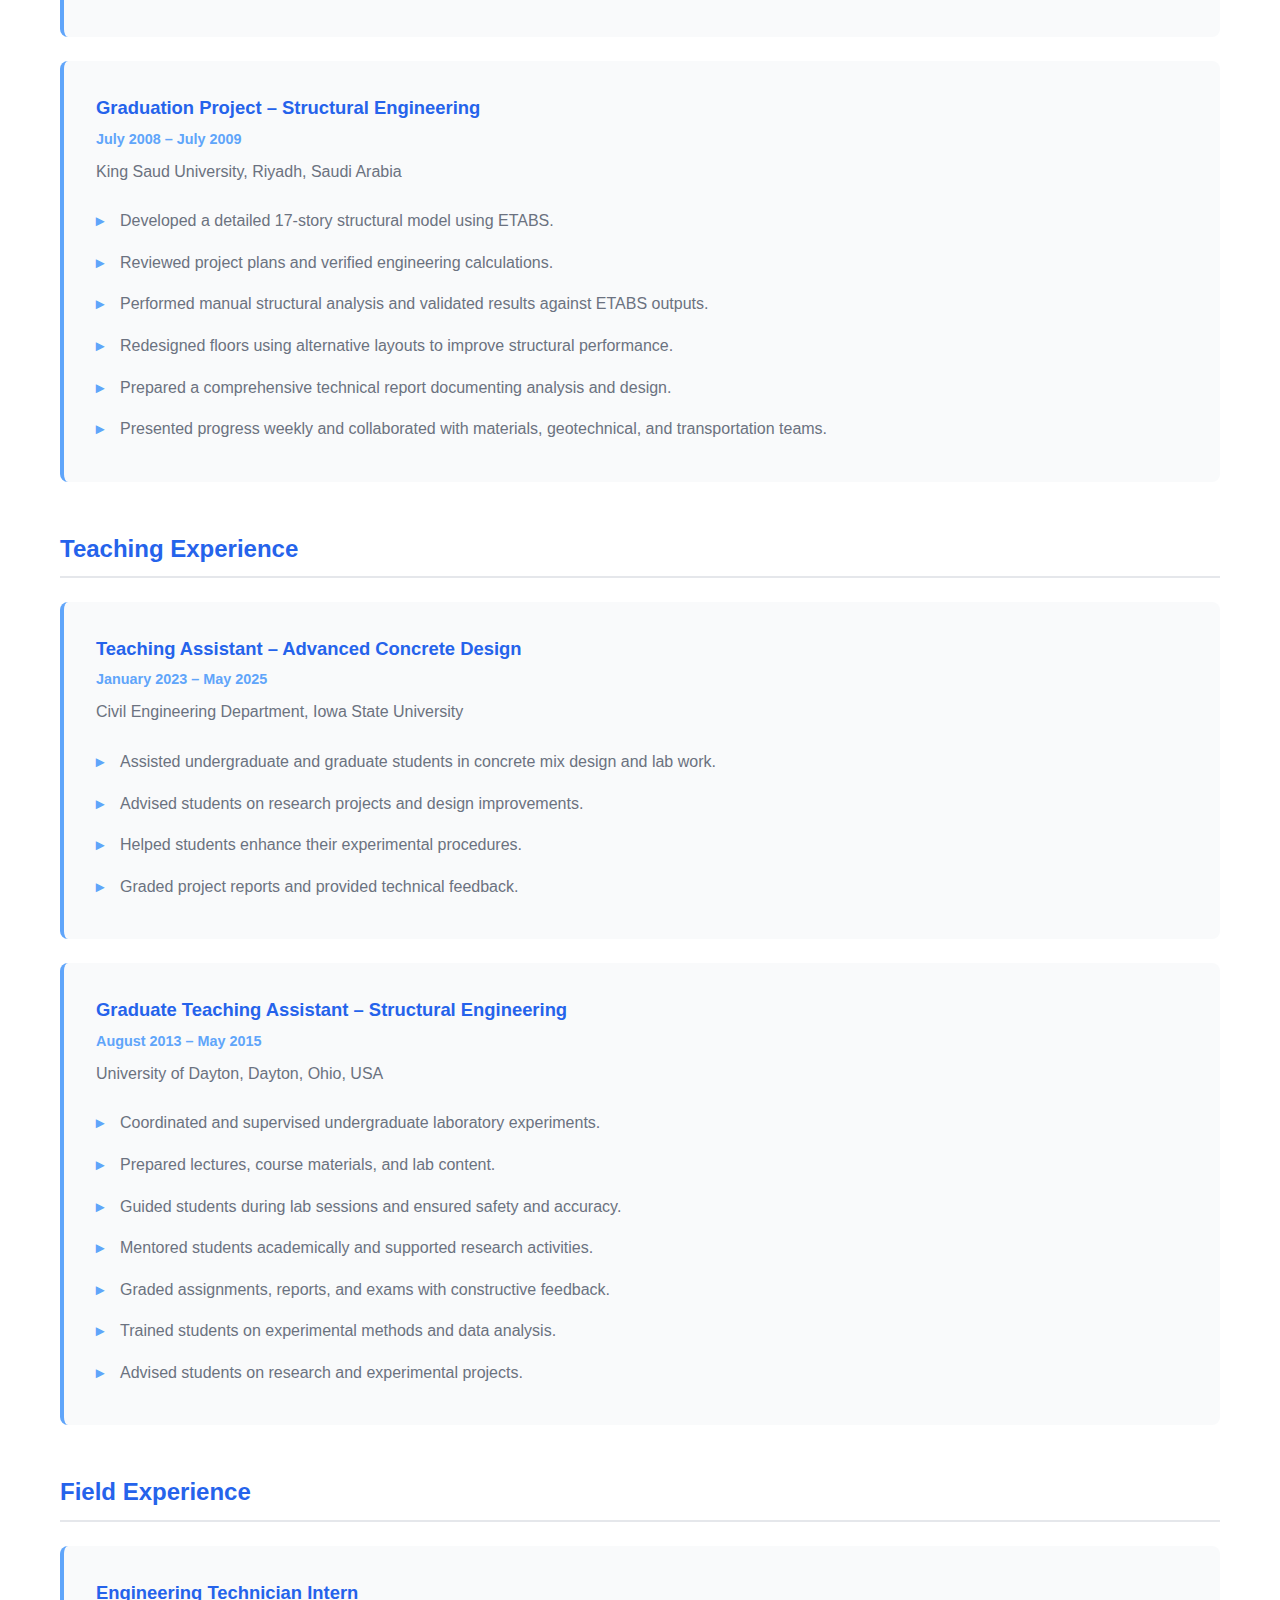
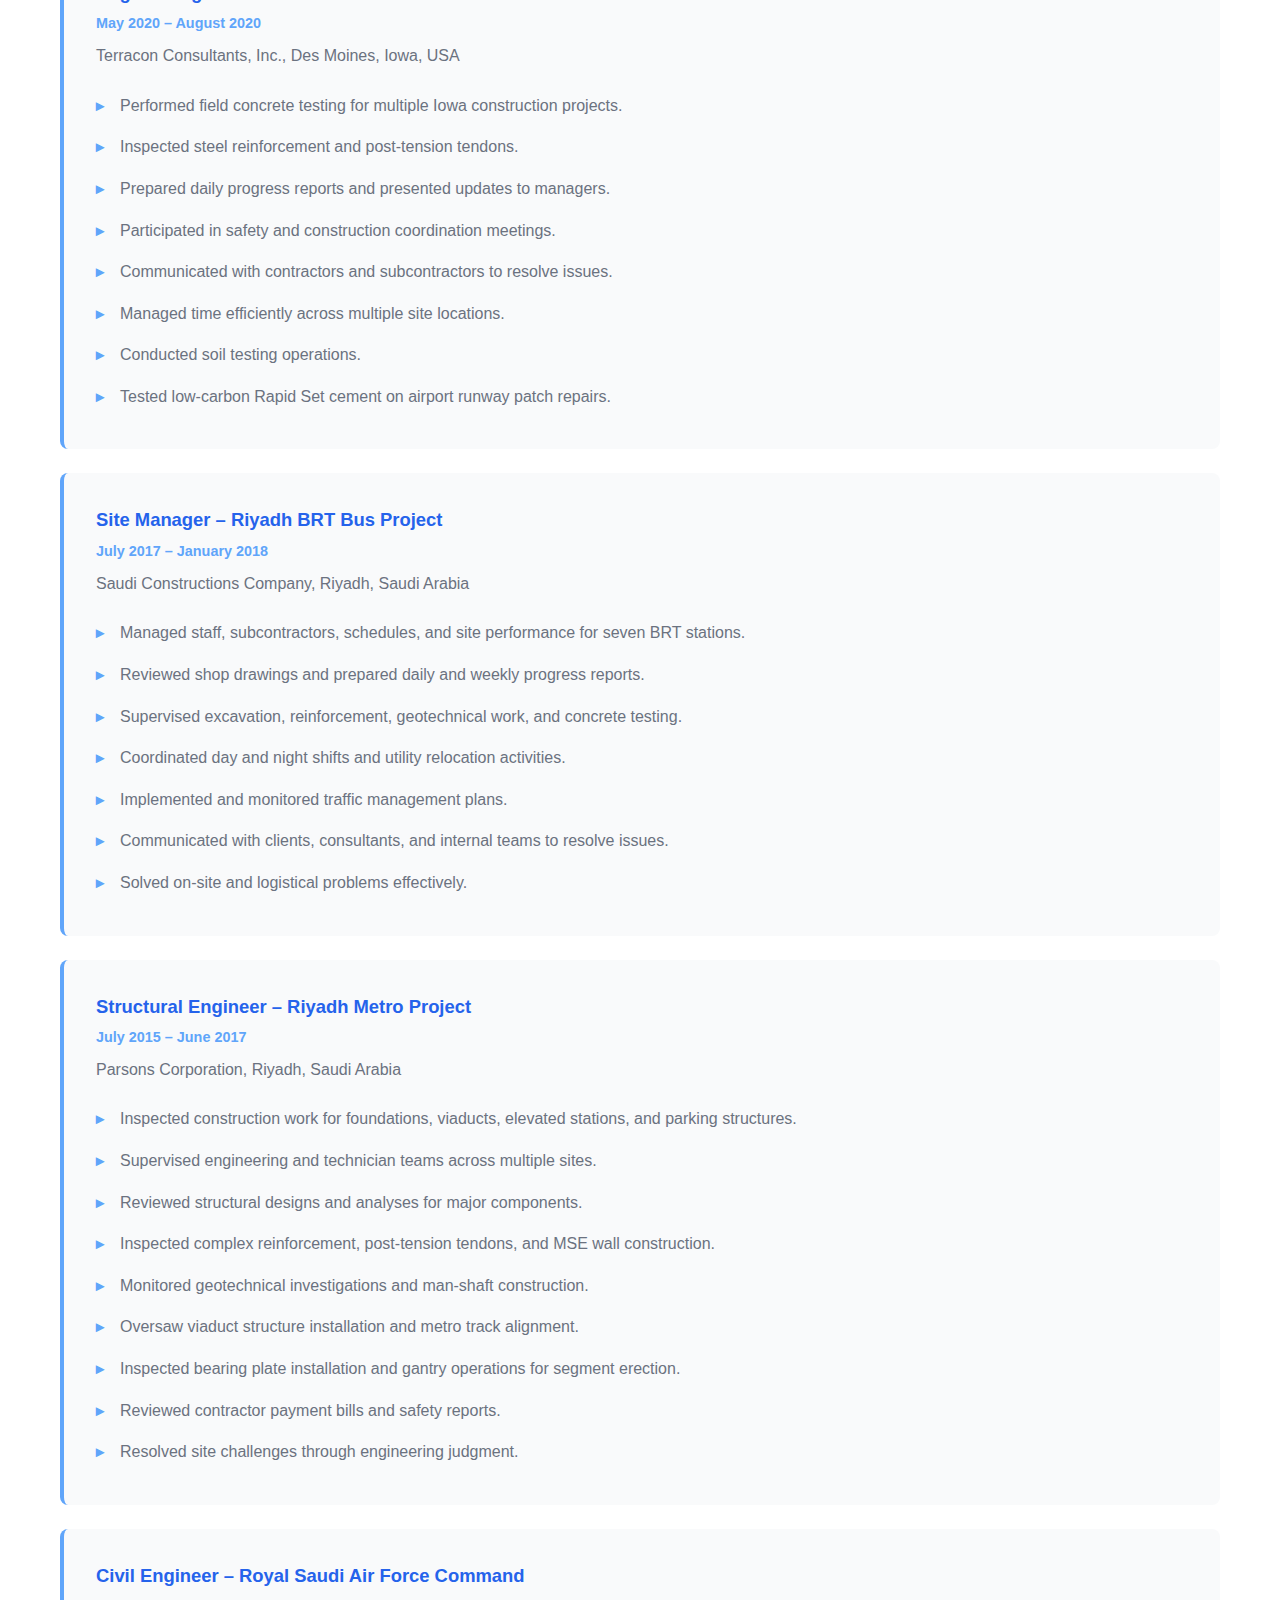
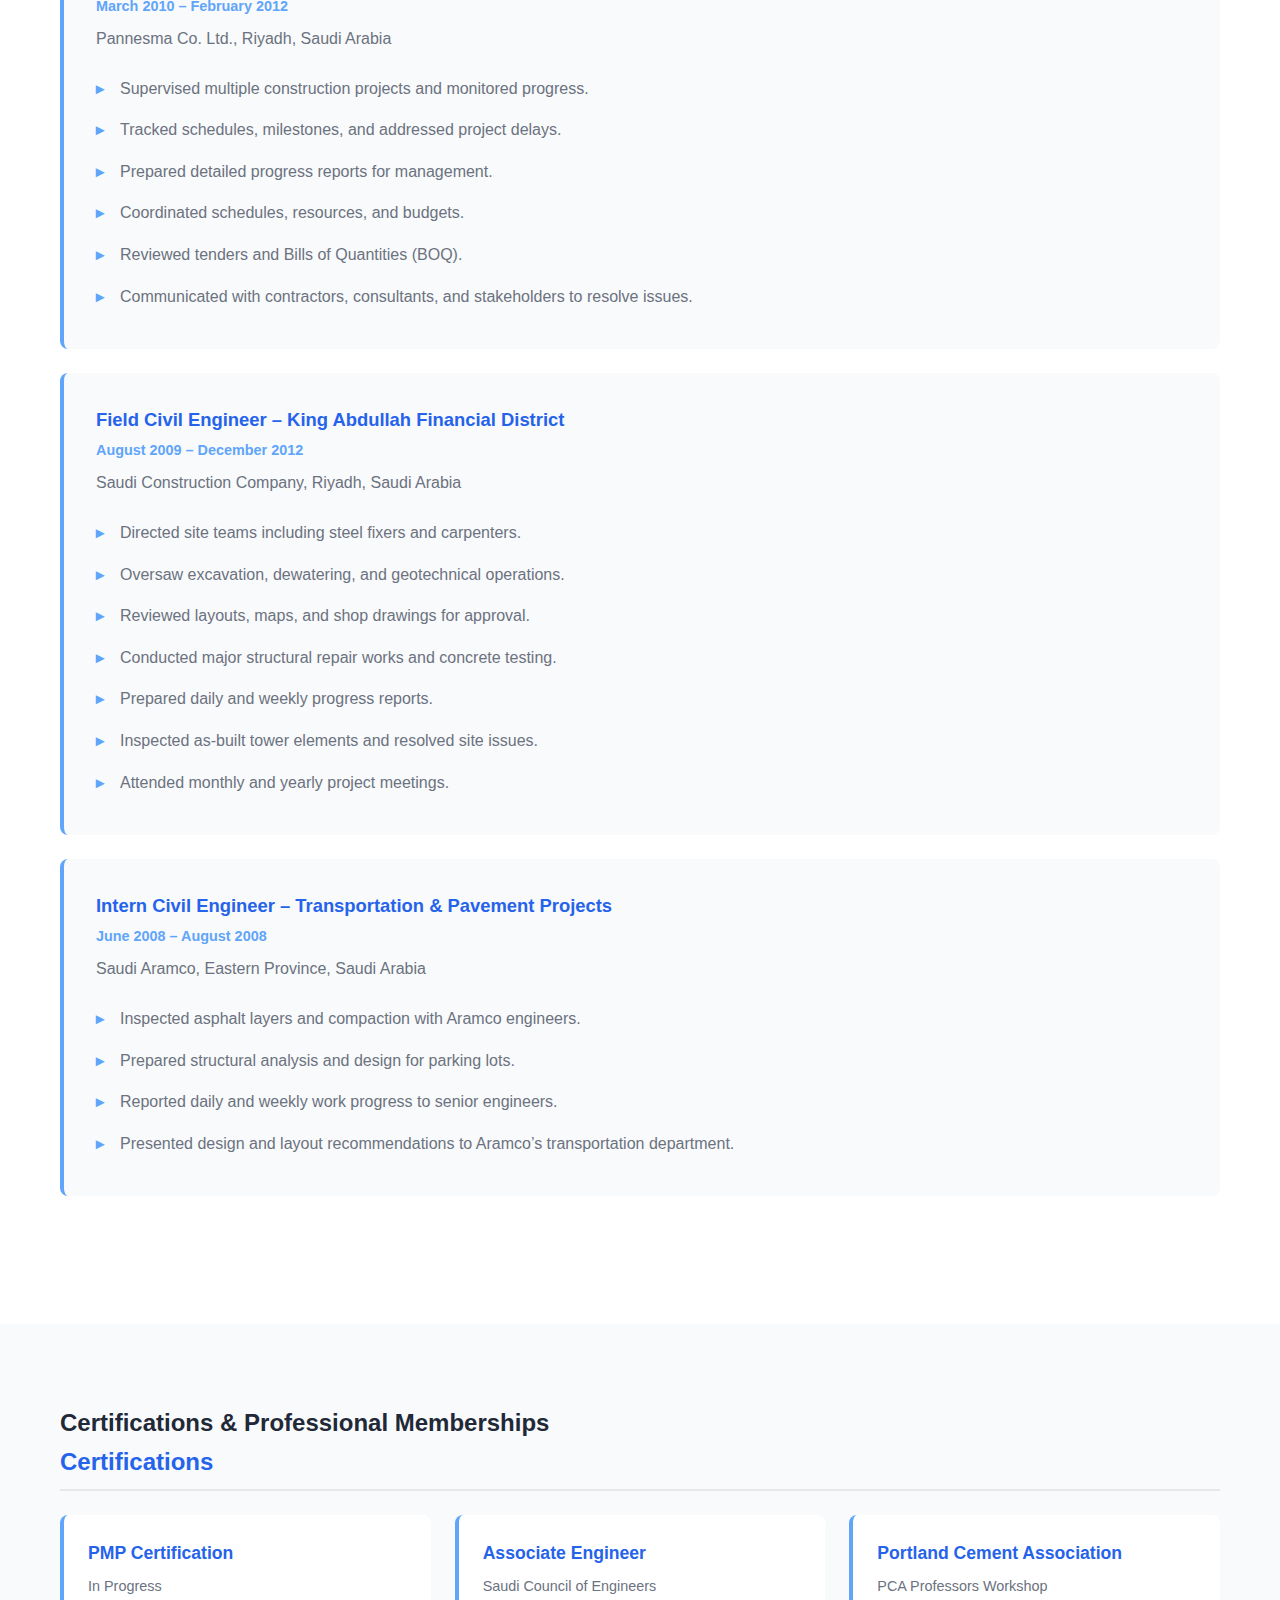
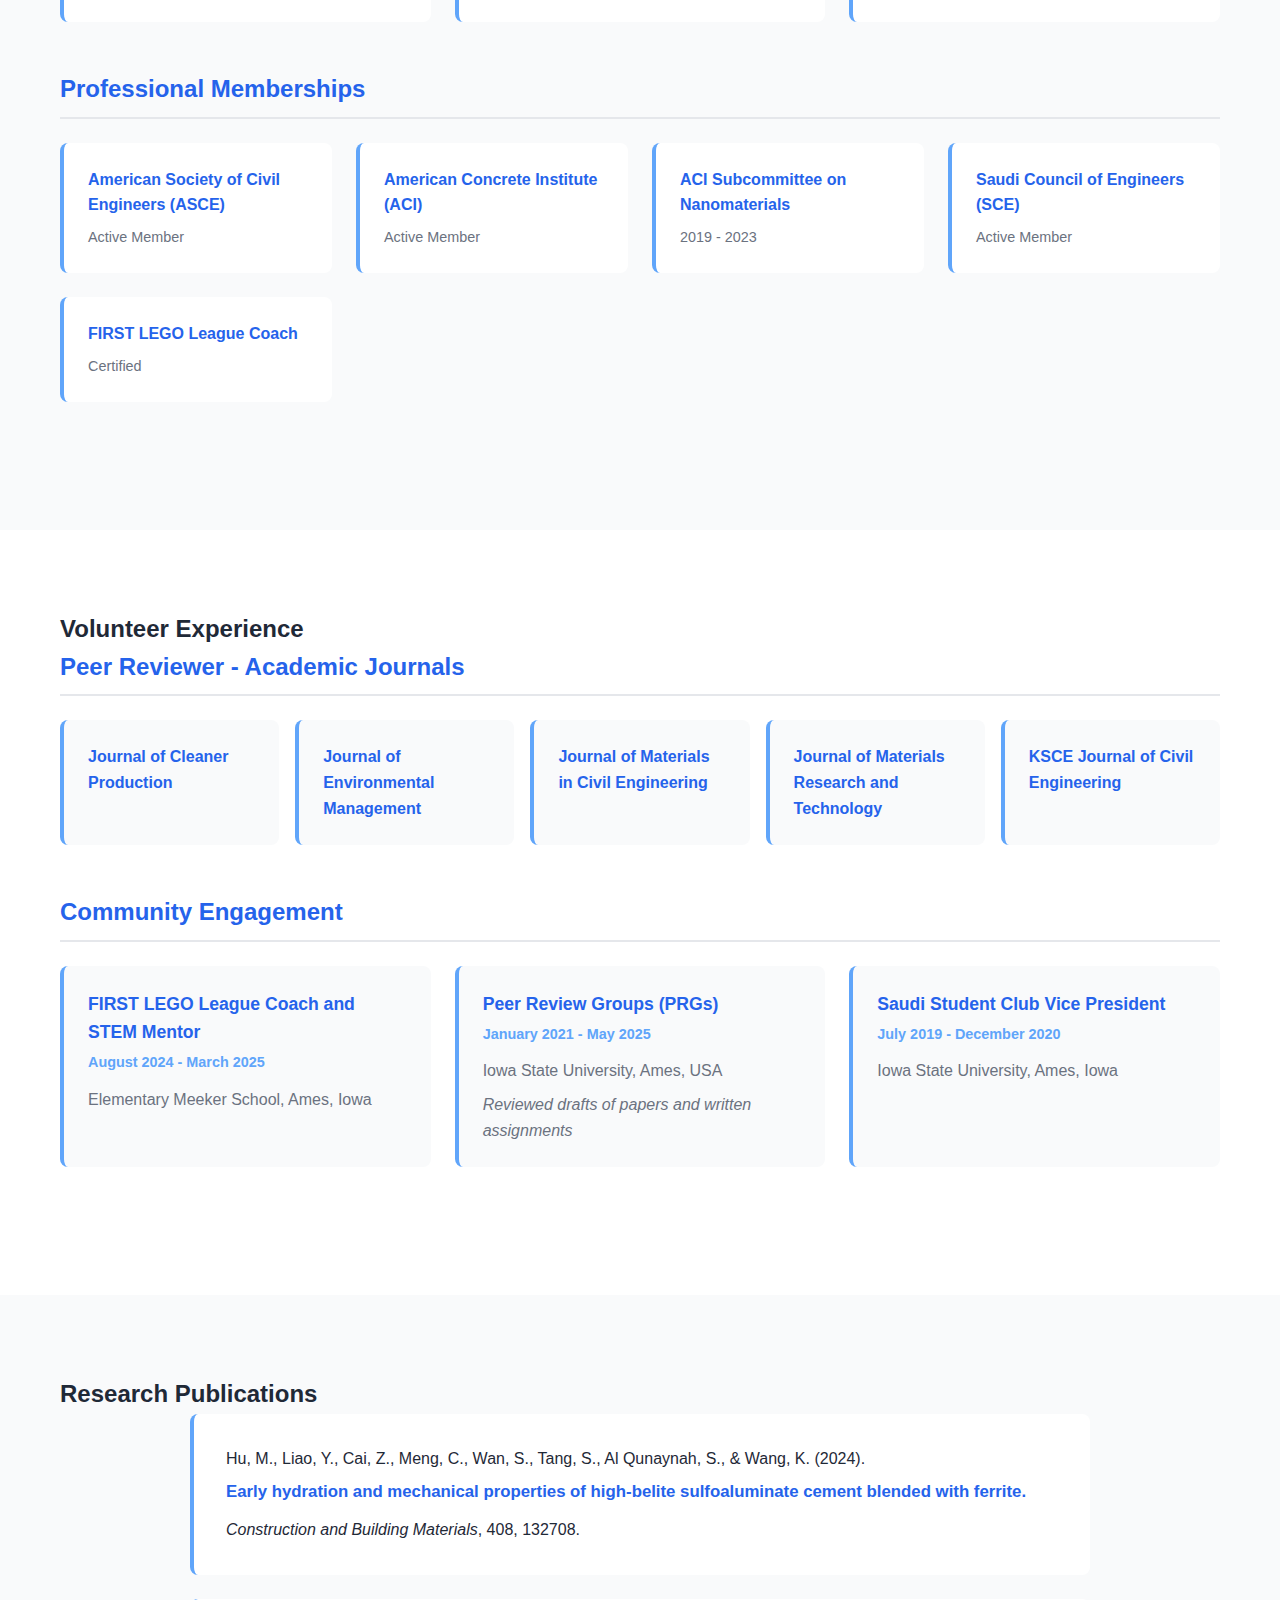
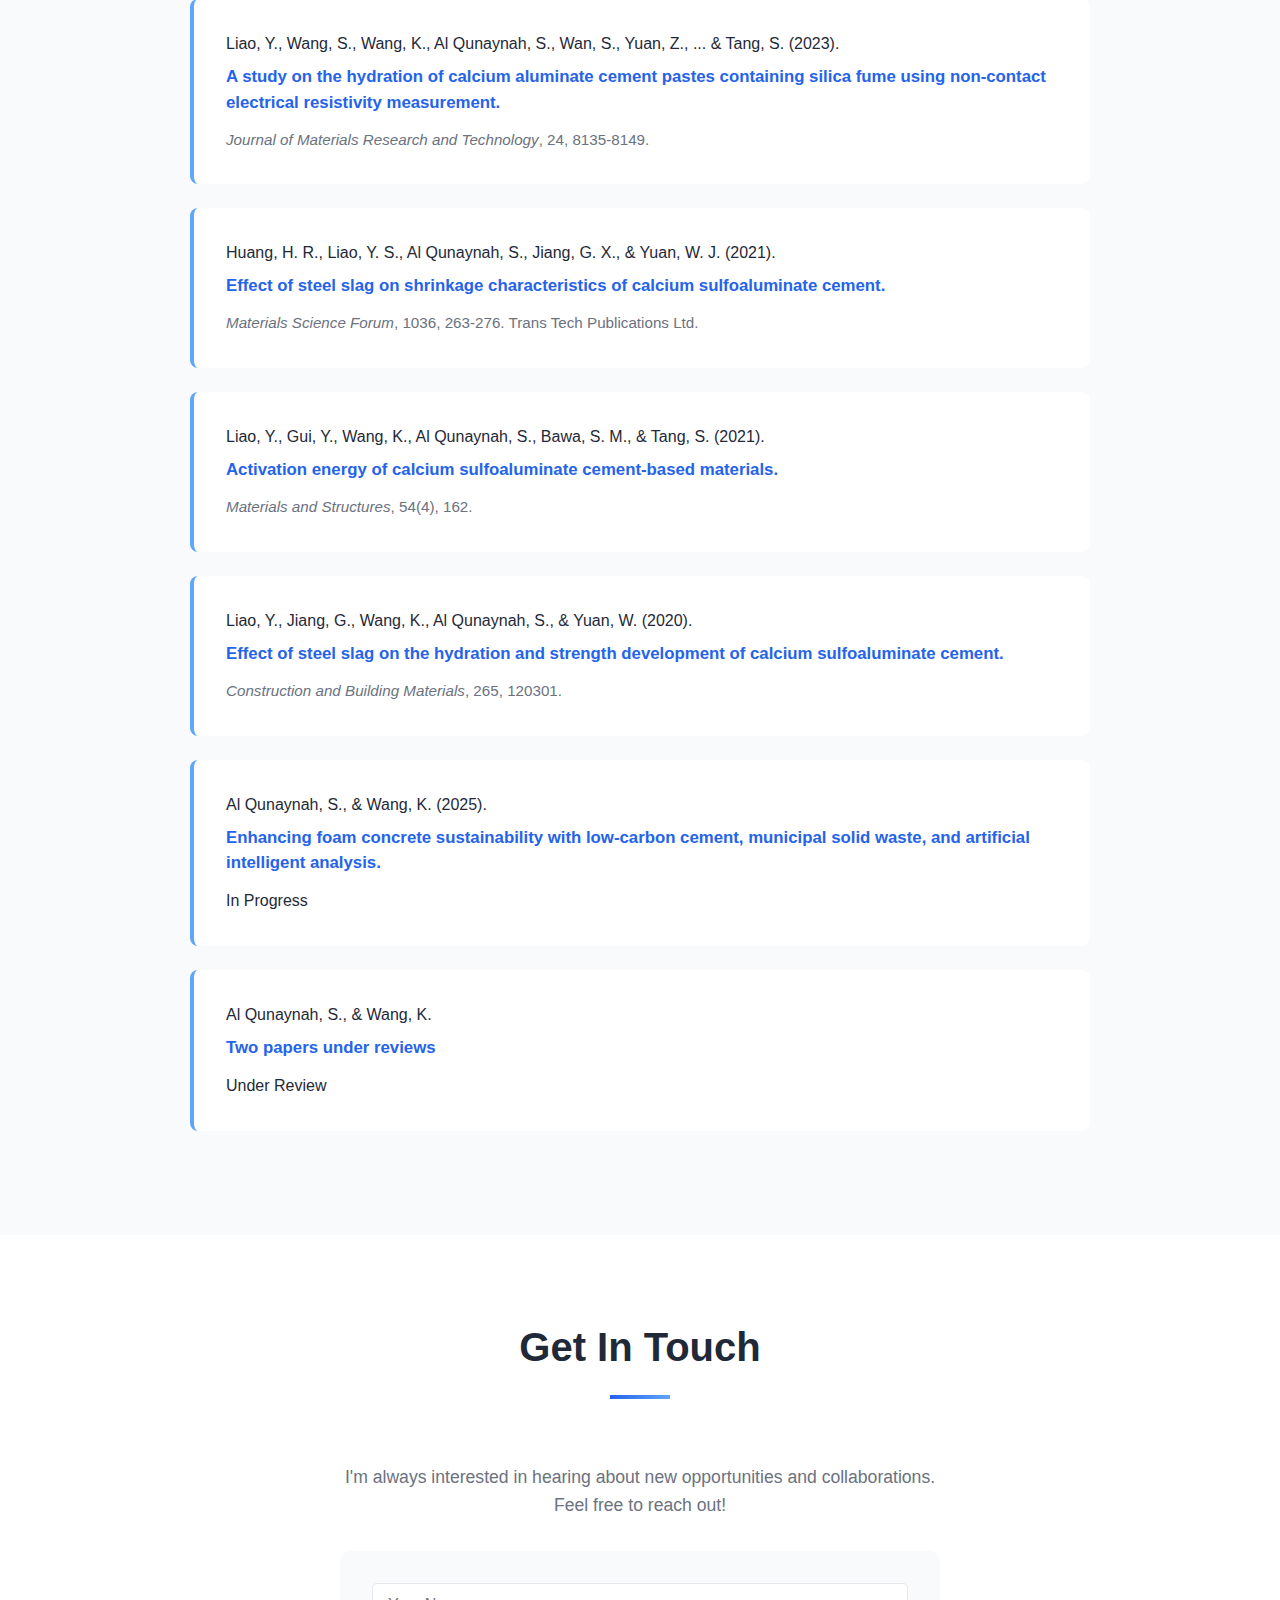
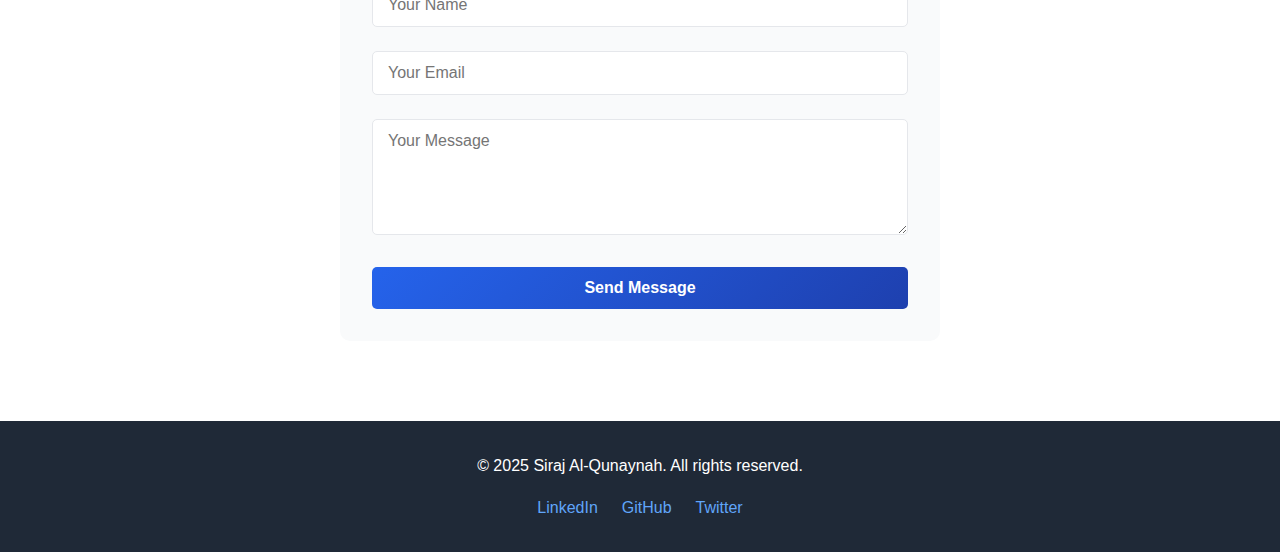
<file: index-2025.html>
<!DOCTYPE html>
<html lang="en">
<head>
    <meta charset="UTF-8">
    <meta name="viewport" content="width=device-width, initial-scale=1.0">
    <title>Siraj Al-Qunaynah - Portfolio</title>
    <link rel="stylesheet" href="styles.css">
</head>
<body>
    <!-- Navigation -->
    <nav class="navbar">
        <div class="nav-container">
            <div class="nav-logo">
                <span class="logo-text">Siraj Al-Qunaynah</span>
            </div>
            <ul class="nav-menu">
                <li><a href="#home" class="nav-link">Home</a></li>
                <li><a href="#about" class="nav-link">About</a></li>
                <li><a href="#education" class="nav-link">Education</a></li>
                <li><a href="#skills" class="nav-link">Skills</a></li>
                <li><a href="#experience" class="nav-link">Experience</a></li>
                <li><a href="https://drive.google.com/drive/folders/1k5oDvQLXAWPchTRzlWILJTvNRaJkLfAv?usp=sharing" class="nav-link" target="_blank">Certifications</a></li>
                <li><a href="#publications" class="nav-link">Publications</a></li>
<!-- Navbar item for Recommendations -->
<li>
    <a href="#recommendations" class="nav-link">
        Recommendations
    </a>
</li>

<!-- Recommendations Section -->
<section id="recommendations" class="recommendations">
    <div class="container">
        <h2>Recommendations</h2>
        <p>You can view and download my recommendation letters from the link below:</p>
        <a href="https://drive.google.com/drive/folders/1YKQC8mb00NSY0MdtAW5lRaD9Hs-Q8e9b?usp=sharing" 
           target="_blank" 
           class="btn btn-primary">
            View Recommendation Letters
        </a>
    </div>
</section>




                <li><a href="https://docs.google.com/document/d/1xZhmQHS0MyAu_x2TUDF-by9u2yKNiCNh/edit?usp=sharing&ouid=112041419507036904095&rtpof=true&sd=true" class="nav-link resume-link" target="_blank">Resume</a></li>
                <li><a href="https://drive.google.com/drive/folders/1HYMwDSOuVK6qG2-D9-03pRd83CU6R9ih?usp=sharing" class="nav-link transcripts-link" target="_blank">Transcripts</a></li>
                <li><a href="#contact" class="nav-link">Contact</a></li>
            </ul>
        </div>
    </nav>

    <!-- Hero Section -->
    <section id="home" class="hero">
        <div class="hero-content">
            <img src="Siraj.jpeg" alt="Siraj Al-Qunaynah" class="hero-image">
            <h1>Siraj Al-Qunaynah</h1>
            <p class="hero-subtitle">Ph.D. in Civil Engineering (Materials)</p>
            <p class="hero-description">Sustainable Construction Materials | 3D Concrete Printing | AI in cementitious & Concrete Chemistries, properties, and performance | Database system</p>
            <a href="#contact" class="cta-button">Get In Touch</a>
        </div>
    </section>

    <!-- About Section -->
    <section id="about" class="about">
        <div class="container">
            <h2>About Me</h2>
            <div class="about-content">
                <p>Seeking a faculty position in the Civil Engineering Dept with a focus on industry focused solutions by sustainable
construction materials, waste materials, low carbon cementitious materials, 3D concrete printing performance 
and its automation, structure analysis and design, structure and bridge health monitoring, data driven and 
database and AI in cementitious and concrete chemistries, properties, and performance for long term, and 
sustainable lightweight concrete technologies.</p>
            </div>
        </div>
    </section>

    <!-- Education Section -->
    <section id="education">
    <h2>Education</h2>

    <!-- Ph.D. -->
    <div class="education-item">
        <div class="education-header">
            <h3>Doctor of Philosophy (Ph.D.) – Civil Engineering (Materials)</h3>
            <p class="education-date">August 2025</p>
        </div>
        <p class="education-school">Iowa State University (ISU), Ames, Iowa, USA</p>
    </div>

    <!-- Summer Boot Camp -->
    <div class="education-item">
        <div class="education-header">
            <h3>Summer Boot Camp – Dependable Data-Driven Discovery (D4)</h3>
            <p class="education-date">August 2023</p>
        </div>
        <p class="education-school">National Research Traineeship, Computer Science<br>
            Iowa State University (ISU), Ames, Iowa, USA</p>
    </div>

    <!-- Master's degree -->
    <div class="education-item">
        <div class="education-header">
            <h3>Master of Science (M.S.) – Civil Engineering (Structural Engineering)</h3>
            <p class="education-date">May 2015</p>
        </div>
        <p class="education-school">University of Dayton (UOD), Dayton, Ohio, USA</p>
    </div>

    <!-- Bachelor's degree -->
    <div class="education-item">
        <div class="education-header">
            <h3>Bachelor of Science (B.S.) – Civil Engineering (Structural Engineering)</h3>
            <p class="education-date">July 2009</p>
        </div>
        <p class="education-school">King Saud University, Riyadh, Saudi Arabia</p>
    </div>
</section>
    </section>
    <!-- Skills Section -->
    <section id="skills" class="skills">
        <div class="container">
            <h2>Skills & Expertise</h2>
            <div class="skills-grid">
                <div class="skill-category">
                    <h3>Software & Tools</h3>
                    <ul class="skills-list">
                        <li>ABAQUS Software</li>
                        <li>SAP2000 Software</li>
                        <li>ETABS Software</li>
                        <li>AUTOCAD</li>
                        <li>MATLAB</li>
                        <li>MS Project</li>
                        <li>Concrete Mix Design Software</li>
                    </ul>
                </div>
                <div class="skill-category">
                    <h3>Programming Languages</h3>
                    <ul class="skills-list">
                        <li>Python</li>
                        <li>R</li>
                        <li>Java</li>
                        <li>JIM</li>
                        <li>Data Analytics</li>
                        <li>Machine Learning & Deep Learning</li>
                        <li>Artificial Intelligence</li>
                    </ul>
                </div>
                <div class="skill-category">
                    <h3>Research & Technical Expertise</h3>
                    <ul class="skills-list">
                        <li>Sustainable Construction Materials</li>
                        <li>Low-Carbon Cementitious Materials</li>
                        <li>3D Concrete Printing</li>
                        <li>Structural Analysis & Design</li>
                        <li>Structure & Bridge Health Monitoring</li>
                        <li>Waste Materials Valorization</li>
                        <li>Finite Element Analysis (FEA)</li>
                    </ul>
                </div>
                <div class="skill-category">
                    <h3>Professional Skills</h3>
                    <ul class="skills-list">
                        <li>Safety Protocols & Compliance</li>
                        <li>Team Leadership & Management</li>
                        <li>Interdisciplinary Collaboration</li>
                        <li>Project Management</li>
                        <li>Oral & Written Communication</li>
                        <li>Stakeholder Engagement</li>
                        <li>Problem-Solving & Critical Thinking</li>
                    </ul>
                </div>
            </div>
        </div>
    </section>

    <section id="experience" class="experience">
    <div class="container">
        <h2>Professional Experience</h2>

        <!-- Research & Development Experience -->
        <div class="experience-category">
            <h3 class="category-title">Research & Development Experience</h3>

            <!-- Visiting Researcher -->
            <div class="experience-item">
                <div class="experience-header">
                    <h4>Visiting Researcher – Electrical and Computer Engineering Department</h4>
                    <p class="experience-date">October 2025 – Present</p>
                </div>
                <p class="experience-company">Iowa State University, Ames, Iowa, USA</p>
                <ul class="experience-details">
                    <li>Focused on enhancing 3D concrete printing performance.</li>
                    <li>Conducted research on bridge and road infrastructure performance.</li>
                    <li>Worked with autonomous vehicle datasets and roadway digitalization.</li>
                </ul>
            </div>

            <!-- PhD Student Researcher -->
            <div class="experience-item">
                <div class="experience-header">
                    <h4>Ph.D. Student Researcher – Concrete Materials (Under Distinguished Prof. Kejin Wang)</h4>
                    <p class="experience-date">July 2019 – August 2025</p>
                </div>
                <p class="experience-company">Civil Engineering, Iowa State University, Ames, Iowa, USA</p>
                <p><strong>Title:</strong> Enhancing sustainability of foam concrete with low-carbon cement, solid waste, and artificial intelligence.</p>
                <ul class="experience-details">
                    <li>Investigated recycling of MSWI-BA and industrial byproducts as sustainable alternatives to natural sand.</li>
                    <li>Collected and homogenized MSWI-BA samples from waste-to-energy plants.</li>
                    <li>Characterized physical and chemical properties of MSWI-BA and cementitious materials.</li>
                    <li>Developed treatment methods to improve MSWI-BA performance in foam concrete.</li>
                    <li>Used low-carbon binders including CSA cement and Portland-limestone cement.</li>
                    <li>Conducted fresh, hardened, and long-term durability testing of foam concrete.</li>
                    <li>Studied foam properties and fabricated a foam generator to produce stable creamy foam.</li>
                    <li>Performed statistical modeling of foam concrete behavior.</li>
                    <li>Applied AI/ML/DL to predict foam concrete properties and optimize mix design.</li>
                    <li>Programmed using Python and R for data analysis and model development.</li>
                    <li>Applied data science and analytics techniques to enhance dataset size and quality.</li>
                    <li>Communicated with lab managers and industry partners to maintain experimental schedules.</li>
                    <li>Designed and fabricated molds and foam generators for experiments.</li>
                    <li>Mentored undergraduate students in experimental work and research training.</li>
                    <li>Authored academic journal papers.</li>
                </ul>
            </div>

            <!-- Graduation Project (Bachelor's) -->
            <div class="experience-item">
                <div class="experience-header">
                    <h4>Graduation Project – Structural Engineering</h4>
                    <p class="experience-date">July 2008 – July 2009</p>
                </div>
                <p class="experience-company">King Saud University, Riyadh, Saudi Arabia</p>
                <ul class="experience-details">
                    <li>Developed a detailed 17-story structural model using ETABS.</li>
                    <li>Reviewed project plans and verified engineering calculations.</li>
                    <li>Performed manual structural analysis and validated results against ETABS outputs.</li>
                    <li>Redesigned floors using alternative layouts to improve structural performance.</li>
                    <li>Prepared a comprehensive technical report documenting analysis and design.</li>
                    <li>Presented progress weekly and collaborated with materials, geotechnical, and transportation teams.</li>
                </ul>
            </div>
        </div>

        <!-- Teaching Experience -->
        <div class="experience-category">
            <h3 class="category-title">Teaching Experience</h3>

            <!-- TA 1 -->
            <div class="experience-item">
                <div class="experience-header">
                    <h4>Teaching Assistant – Advanced Concrete Design</h4>
                    <p class="experience-date">January 2023 – May 2025</p>
                </div>
                <p class="experience-company">Civil Engineering Department, Iowa State University</p>
                <ul class="experience-details">
                    <li>Assisted undergraduate and graduate students in concrete mix design and lab work.</li>
                    <li>Advised students on research projects and design improvements.</li>
                    <li>Helped students enhance their experimental procedures.</li>
                    <li>Graded project reports and provided technical feedback.</li>
                </ul>
            </div>

            <!-- TA 2 -->
            <div class="experience-item">
                <div class="experience-header">
                    <h4>Graduate Teaching Assistant – Structural Engineering</h4>
                    <p class="experience-date">August 2013 – May 2015</p>
                </div>
                <p class="experience-company">University of Dayton, Dayton, Ohio, USA</p>
                <ul class="experience-details">
                    <li>Coordinated and supervised undergraduate laboratory experiments.</li>
                    <li>Prepared lectures, course materials, and lab content.</li>
                    <li>Guided students during lab sessions and ensured safety and accuracy.</li>
                    <li>Mentored students academically and supported research activities.</li>
                    <li>Graded assignments, reports, and exams with constructive feedback.</li>
                    <li>Trained students on experimental methods and data analysis.</li>
                    <li>Advised students on research and experimental projects.</li>
                </ul>
            </div>
        </div>

        <!-- Field Experience -->
        <div class="experience-category">
            <h3 class="category-title">Field Experience</h3>

            <!-- Terracon -->
            <div class="experience-item">
                <div class="experience-header">
                    <h4>Engineering Technician Intern</h4>
                    <p class="experience-date">May 2020 – August 2020</p>
                </div>
                <p class="experience-company">Terracon Consultants, Inc., Des Moines, Iowa, USA</p>
                <ul class="experience-details">
                    <li>Performed field concrete testing for multiple Iowa construction projects.</li>
                    <li>Inspected steel reinforcement and post-tension tendons.</li>
                    <li>Prepared daily progress reports and presented updates to managers.</li>
                    <li>Participated in safety and construction coordination meetings.</li>
                    <li>Communicated with contractors and subcontractors to resolve issues.</li>
                    <li>Managed time efficiently across multiple site locations.</li>
                    <li>Conducted soil testing operations.</li>
                    <li>Tested low-carbon Rapid Set cement on airport runway patch repairs.</li>
                </ul>
            </div>

            <!-- Site Manager - BRT -->
            <div class="experience-item">
                <div class="experience-header">
                    <h4>Site Manager – Riyadh BRT Bus Project</h4>
                    <p class="experience-date">July 2017 – January 2018</p>
                </div>
                <p class="experience-company">Saudi Constructions Company, Riyadh, Saudi Arabia</p>
                <ul class="experience-details">
                    <li>Managed staff, subcontractors, schedules, and site performance for seven BRT stations.</li>
                    <li>Reviewed shop drawings and prepared daily and weekly progress reports.</li>
                    <li>Supervised excavation, reinforcement, geotechnical work, and concrete testing.</li>
                    <li>Coordinated day and night shifts and utility relocation activities.</li>
                    <li>Implemented and monitored traffic management plans.</li>
                    <li>Communicated with clients, consultants, and internal teams to resolve issues.</li>
                    <li>Solved on-site and logistical problems effectively.</li>
                </ul>
            </div>

            <!-- Parsons - Metro -->
            <div class="experience-item">
                <div class="experience-header">
                    <h4>Structural Engineer – Riyadh Metro Project</h4>
                    <p class="experience-date">July 2015 – June 2017</p>
                </div>
                <p class="experience-company">Parsons Corporation, Riyadh, Saudi Arabia</p>
                <ul class="experience-details">
                    <li>Inspected construction work for foundations, viaducts, elevated stations, and parking structures.</li>
                    <li>Supervised engineering and technician teams across multiple sites.</li>
                    <li>Reviewed structural designs and analyses for major components.</li>
                    <li>Inspected complex reinforcement, post-tension tendons, and MSE wall construction.</li>
                    <li>Monitored geotechnical investigations and man-shaft construction.</li>
                    <li>Oversaw viaduct structure installation and metro track alignment.</li>
                    <li>Inspected bearing plate installation and gantry operations for segment erection.</li>
                    <li>Reviewed contractor payment bills and safety reports.</li>
                    <li>Resolved site challenges through engineering judgment.</li>
                </ul>
            </div>

            <!-- Pannesma -->
            <div class="experience-item">
                <div class="experience-header">
                    <h4>Civil Engineer – Royal Saudi Air Force Command</h4>
                    <p class="experience-date">March 2010 – February 2012</p>
                </div>
                <p class="experience-company">Pannesma Co. Ltd., Riyadh, Saudi Arabia</p>
                <ul class="experience-details">
                    <li>Supervised multiple construction projects and monitored progress.</li>
                    <li>Tracked schedules, milestones, and addressed project delays.</li>
                    <li>Prepared detailed progress reports for management.</li>
                    <li>Coordinated schedules, resources, and budgets.</li>
                    <li>Reviewed tenders and Bills of Quantities (BOQ).</li>
                    <li>Communicated with contractors, consultants, and stakeholders to resolve issues.</li>
                </ul>
            </div>

            <!-- KAFD -->
            <div class="experience-item">
                <div class="experience-header">
                    <h4>Field Civil Engineer – King Abdullah Financial District</h4>
                    <p class="experience-date">August 2009 – December 2012</p>
                </div>
                <p class="experience-company">Saudi Construction Company, Riyadh, Saudi Arabia</p>
                <ul class="experience-details">
                    <li>Directed site teams including steel fixers and carpenters.</li>
                    <li>Oversaw excavation, dewatering, and geotechnical operations.</li>
                    <li>Reviewed layouts, maps, and shop drawings for approval.</li>
                    <li>Conducted major structural repair works and concrete testing.</li>
                    <li>Prepared daily and weekly progress reports.</li>
                    <li>Inspected as-built tower elements and resolved site issues.</li>
                    <li>Attended monthly and yearly project meetings.</li>
                </ul>
            </div>

            <!-- Aramco -->
            <div class="experience-item">
                <div class="experience-header">
                    <h4>Intern Civil Engineer – Transportation & Pavement Projects</h4>
                    <p class="experience-date">June 2008 – August 2008</p>
                </div>
                <p class="experience-company">Saudi Aramco, Eastern Province, Saudi Arabia</p>
                <ul class="experience-details">
                    <li>Inspected asphalt layers and compaction with Aramco engineers.</li>
                    <li>Prepared structural analysis and design for parking lots.</li>
                    <li>Reported daily and weekly work progress to senior engineers.</li>
                    <li>Presented design and layout recommendations to Aramco’s transportation department.</li>
                </ul>
            </div>

        </div>
    </div>
</section>


    <!-- Certifications & Memberships Section -->
    <section id="certifications" class="certifications">
        <div class="container">
            <h2>Certifications & Professional Memberships</h2>
            
            <div class="cert-section">
                <h3>Certifications</h3>
                <div class="cert-grid">
                    <div class="cert-card">
                        <h4>PMP Certification</h4>
                        <p class="cert-status">In Progress</p>
                    </div>
                    <div class="cert-card">
                        <h4>Associate Engineer</h4>
                        <p class="cert-issuer">Saudi Council of Engineers</p>
                    </div>
                    <div class="cert-card">
                        <h4>Portland Cement Association</h4>
                        <p class="cert-issuer">PCA Professors Workshop</p>
                    </div>
                </div>
            </div>

            <div class="cert-section">
                <h3>Professional Memberships</h3>
                <div class="membership-list">
                    <div class="membership-item">
                        <h4>American Society of Civil Engineers (ASCE)</h4>
                        <p class="membership-status">Active Member</p>
                    </div>
                    <div class="membership-item">
                        <h4>American Concrete Institute (ACI)</h4>
                        <p class="membership-status">Active Member</p>
                    </div>
                    <div class="membership-item">
                        <h4>ACI Subcommittee on Nanomaterials</h4>
                        <p class="membership-period">2019 - 2023</p>
                    </div>
                    <div class="membership-item">
                        <h4>Saudi Council of Engineers (SCE)</h4>
                        <p class="membership-status">Active Member</p>
                    </div>
                    <div class="membership-item">
                        <h4>FIRST LEGO League Coach</h4>
                        <p class="membership-status">Certified</p>
                    </div>
                </div>
            </div>
        </div>
    </section>

    <!-- Volunteer Experience Section -->
    <section id="volunteer" class="volunteer">
        <div class="container">
            <h2>Volunteer Experience</h2>
            
            <div class="volunteer-category">
                <h3>Peer Reviewer - Academic Journals</h3>
                <div class="journal-list">
                    <div class="journal-item">
                        <h4>Journal of Cleaner Production</h4>
                    </div>
                    <div class="journal-item">
                        <h4>Journal of Environmental Management</h4>
                    </div>
                    <div class="journal-item">
                        <h4>Journal of Materials in Civil Engineering</h4>
                    </div>
                    <div class="journal-item">
                        <h4>Journal of Materials Research and Technology</h4>
                    </div>
                    <div class="journal-item">
                        <h4>KSCE Journal of Civil Engineering</h4>
                    </div>
                </div>
            </div>

            <div class="volunteer-category">
                <h3>Community Engagement</h3>
                <div class="volunteer-items">
                    <div class="volunteer-item">
                        <div class="volunteer-header">
                            <h4>FIRST LEGO League Coach and STEM Mentor</h4>
                            <p class="volunteer-date">August 2024 - March 2025</p>
                        </div>
                        <p class="volunteer-location">Elementary Meeker School, Ames, Iowa</p>
                    </div>
                    <div class="volunteer-item">
                        <div class="volunteer-header">
                            <h4>Peer Review Groups (PRGs)</h4>
                            <p class="volunteer-date">January 2021 - May 2025</p>
                        </div>
                        <p class="volunteer-location">Iowa State University, Ames, USA</p>
                        <p class="volunteer-desc">Reviewed drafts of papers and written assignments</p>
                    </div>
                    <div class="volunteer-item">
                        <div class="volunteer-header">
                            <h4>Saudi Student Club Vice President</h4>
                            <p class="volunteer-date">July 2019 - December 2020</p>
                        </div>
                        <p class="volunteer-location">Iowa State University, Ames, Iowa</p>
                    </div>
                </div>
            </div>
        </div>
    </section>

    <!-- Publications Section -->
    <section id="publications" class="publications">
        <div class="container">
            <h2>Research Publications</h2>
            <div class="publications-list">
                <div class="publication-item">
                    <p class="publication-authors">Hu, M., Liao, Y., Cai, Z., Meng, C., Wan, S., Tang, S., Al Qunaynah, S., & Wang, K. (2024).</p>
                    <p class="publication-title">Early hydration and mechanical properties of high-belite sulfoaluminate cement blended with ferrite.</p>
                    <p class="publication-journal\"><em>Construction and Building Materials</em>, 408, 132708.</p>
                </div>

                <div class="publication-item">
                    <p class="publication-authors">Liao, Y., Wang, S., Wang, K., Al Qunaynah, S., Wan, S., Yuan, Z., ... & Tang, S. (2023).</p>
                    <p class="publication-title">A study on the hydration of calcium aluminate cement pastes containing silica fume using non-contact electrical resistivity measurement.</p>
                    <p class="publication-journal"><em>Journal of Materials Research and Technology</em>, 24, 8135-8149.</p>
                </div>

                <div class="publication-item">
                    <p class="publication-authors">Huang, H. R., Liao, Y. S., Al Qunaynah, S., Jiang, G. X., & Yuan, W. J. (2021).</p>
                    <p class="publication-title">Effect of steel slag on shrinkage characteristics of calcium sulfoaluminate cement.</p>
                    <p class="publication-journal"><em>Materials Science Forum</em>, 1036, 263-276. Trans Tech Publications Ltd.</p>
                </div>

                <div class="publication-item">
                    <p class="publication-authors">Liao, Y., Gui, Y., Wang, K., Al Qunaynah, S., Bawa, S. M., & Tang, S. (2021).</p>
                    <p class="publication-title">Activation energy of calcium sulfoaluminate cement-based materials.</p>
                    <p class="publication-journal"><em>Materials and Structures</em>, 54(4), 162.</p>
                </div>

                <div class="publication-item">
                    <p class="publication-authors">Liao, Y., Jiang, G., Wang, K., Al Qunaynah, S., & Yuan, W. (2020).</p>
                    <p class="publication-title">Effect of steel slag on the hydration and strength development of calcium sulfoaluminate cement.</p>
                    <p class="publication-journal"><em>Construction and Building Materials</em>, 265, 120301.</p>
                </div>

                <div class="publication-item">
                    <p class="publication-authors">Al Qunaynah, S., & Wang, K. (2025).</p>
                    <p class="publication-title">Enhancing foam concrete sustainability with low-carbon cement, municipal solid waste, and artificial intelligent analysis.</p>
                    <p class="publication-status\">In Progress</p>
                </div>

                <div class="publication-item">
                    <p class="publication-authors">Al Qunaynah, S., & Wang, K.</p>
                    <p class="publication-title">Two papers under reviews</p>
                    <p class="publication-status\">Under Review</p>
                </div>
            </div>
        </div>
    </section>

    <!-- Contact Section -->
    <section id="contact" class="contact">
        <div class="container">
            <h2>Get In Touch</h2>
            <div class="contact-content">
                <p>I'm always interested in hearing about new opportunities and collaborations. Feel free to reach out!</p>
                <form class="contact-form" id="contactForm">
                    <div class="form-group">
                        <input type="text" id="name" name="name" placeholder="Your Name" required>
                    </div>
                    <div class="form-group">
                        <input type="email" id="email" name="email" placeholder="Your Email" required>
                    </div>
                    <div class="form-group">
                        <textarea id="message" name="message" placeholder="Your Message" rows="5" required></textarea>
                    </div>
                    <button type="submit" class="submit-btn">Send Message</button>
                </form>
            </div>
        </div>
    </section>

    <!-- Footer -->
    <footer class="footer">
        <div class="container">
            <p>&copy; 2025 Siraj Al-Qunaynah. All rights reserved.</p>
            <div class="social-links">
                <a href="https://www.linkedin.com/in/siraj-alqunaynah-ph-d-356b9a18b/" class="social-link" target="_blank">LinkedIn</a>
                <a href="#" class="social-link">GitHub</a>
                <a href="#" class="social-link">Twitter</a>
            </div>
        </div>
    </footer>

    <script src="script.js"></script>
</body>
</html>
</file>
<file: styles.css>
* {
    margin: 0;
    padding: 0;
    box-sizing: border-box;
}

:root {
    --primary-color: #2563eb;
    --secondary-color: #1e40af;
    --accent-color: #60a5fa;
    --text-dark: #1f2937;
    --text-light: #6b7280;
    --bg-light: #f9fafb;
    --bg-white: #ffffff;
    --border-color: #e5e7eb;
}

html {
    scroll-behavior: smooth;
}

body {
    font-family: 'Segoe UI', Tahoma, Geneva, Verdana, sans-serif;
    color: var(--text-dark);
    background-color: var(--bg-white);
    line-height: 1.6;
}

.container {
    max-width: 1200px;
    margin: 0 auto;
    padding: 0 20px;
}

/* Navigation */
.navbar {
    background-color: var(--bg-white);
    box-shadow: 0 2px 8px rgba(0, 0, 0, 0.1);
    position: sticky;
    top: 0;
    z-index: 100;
}

.nav-container {
    display: flex;
    justify-content: space-between;
    align-items: center;
    padding: 1rem 2rem;
    max-width: 1200px;
    margin: 0 auto;
}

.nav-logo {
    font-size: 1.5rem;
    font-weight: 700;
    color: var(--primary-color);
}

.logo-text {
    background: linear-gradient(135deg, var(--primary-color), var(--accent-color));
    -webkit-background-clip: text;
    -webkit-text-fill-color: transparent;
    background-clip: text;
}

.nav-menu {
    display: flex;
    list-style: none;
    gap: 2rem;
}

.nav-link {
    text-decoration: none;
    color: var(--text-dark);
    font-weight: 500;
    transition: color 0.3s ease;
    padding: 0.5rem 0;
    border-bottom: 2px solid transparent;
}

.nav-link:hover {
    color: var(--primary-color);
    border-bottom-color: var(--primary-color);
}

/* Hero Section */
.hero {
    background: linear-gradient(135deg, var(--primary-color), var(--secondary-color));
    color: white;
    padding: 120px 20px;
    text-align: center;
    min-height: 500px;
    display: flex;
    align-items: center;
    justify-content: center;
}

.hero-content h1 {
    font-size: 3.5rem;
    margin-bottom: 1rem;
    font-weight: 800;
    animation: fadeInDown 0.8s ease;
}

.hero-image {
    width: 120px;
    height: 120px;
    border-radius: 50%;
    object-fit: cover;
    margin-bottom: 1.5rem;
    border: 4px solid white;
    box-shadow: 0 8px 25px rgba(0, 0, 0, 0.2);
    animation: fadeInDown 0.8s ease;
}

.hero-subtitle {
    font-size: 1.5rem;
    margin-bottom: 0.5rem;
    opacity: 0.95;
    animation: fadeInUp 0.8s ease 0.1s both;
}

.hero-description {
    font-size: 1.1rem;
    margin-bottom: 2rem;
    opacity: 0.9;
    animation: fadeInUp 0.8s ease 0.2s both;
}

.cta-button {
    display: inline-block;
    background-color: white;
    color: var(--primary-color);
    padding: 12px 40px;
    border-radius: 50px;
    text-decoration: none;
    font-weight: 600;
    transition: all 0.3s ease;
    animation: fadeInUp 0.8s ease 0.3s both;
}

.cta-button:hover {
    transform: translateY(-3px);
    box-shadow: 0 10px 25px rgba(0, 0, 0, 0.2);
}

@keyframes fadeInDown {
    from {
        opacity: 0;
        transform: translateY(-30px);
    }
    to {
        opacity: 1;
        transform: translateY(0);
    }
}

@keyframes fadeInUp {
    from {
        opacity: 0;
        transform: translateY(30px);
    }
    to {
        opacity: 1;
        transform: translateY(0);
    }
}

/* About Section */
.about {
    padding: 80px 20px;
    background-color: var(--bg-light);
}

.about h2,
.skills h2,
.projects h2,
.contact h2 {
    font-size: 2.5rem;
    margin-bottom: 3rem;
    text-align: center;
    color: var(--text-dark);
    position: relative;
    padding-bottom: 1rem;
}

.about h2::after,
.skills h2::after,
.projects h2::after,
.contact h2::after {
    content: '';
    display: block;
    width: 60px;
    height: 4px;
    background: linear-gradient(90deg, var(--primary-color), var(--accent-color));
    margin: 1rem auto 0;
}

.about-content {
    max-width: 800px;
    margin: 0 auto;
    text-align: center;
}

.about-content p {
    font-size: 1.1rem;
    color: var(--text-light);
    margin-bottom: 1.5rem;
    line-height: 1.8;
}

/* Skills Section */
.skills {
    padding: 80px 20px;
    background-color: var(--bg-white);
}

.skills-grid {
    display: grid;
    grid-template-columns: repeat(auto-fit, minmax(300px, 1fr));
    gap: 2rem;
    margin-top: 3rem;
}

.skill-category {
    background: var(--bg-light);
    padding: 2rem;
    border-radius: 10px;
    transition: all 0.3s ease;
}

.skill-category:hover {
    transform: translateY(-5px);
    box-shadow: 0 10px 30px rgba(37, 99, 235, 0.1);
}

.skill-category h3 {
    color: var(--primary-color);
    margin-bottom: 1.5rem;
    font-size: 1.3rem;
}

.skills-list {
    list-style: none;
}

.skills-list li {
    padding: 0.7rem 0;
    color: var(--text-light);
    border-bottom: 1px solid var(--border-color);
    transition: all 0.2s ease;
}

.skills-list li:last-child {
    border-bottom: none;
}

.skills-list li:before {
    content: '✓ ';
    color: var(--primary-color);
    font-weight: bold;
    margin-right: 0.5rem;
}

.skills-list li:hover {
    color: var(--primary-color);
    padding-left: 0.5rem;
}

/* Projects Section */
.projects {
    padding: 80px 20px;
    background-color: var(--bg-light);
}

.projects-grid {
    display: grid;
    grid-template-columns: repeat(auto-fit, minmax(300px, 1fr));
    gap: 2rem;
    margin-top: 3rem;
}

.project-card {
    background: var(--bg-white);
    border-radius: 10px;
    padding: 2rem;
    transition: all 0.3s ease;
    border: 1px solid var(--border-color);
}

.project-card:hover {
    transform: translateY(-10px);
    box-shadow: 0 15px 40px rgba(37, 99, 235, 0.15);
    border-color: var(--primary-color);
}

.project-header {
    margin-bottom: 1rem;
    padding-bottom: 1rem;
    border-bottom: 2px solid var(--border-color);
}

.project-header h3 {
    color: var(--primary-color);
    font-size: 1.3rem;
}

.project-card p {
    color: var(--text-light);
    margin-bottom: 1.5rem;
    line-height: 1.8;
}

.project-tags {
    display: flex;
    gap: 0.5rem;
    flex-wrap: wrap;
}

.tag {
    display: inline-block;
    background: linear-gradient(135deg, var(--primary-color), var(--accent-color));
    color: white;
    padding: 0.4rem 0.9rem;
    border-radius: 20px;
    font-size: 0.85rem;
    font-weight: 500;
}

/* Education Section */
.education {
    padding: 80px 20px;
    background-color: var(--bg-light);
}

.education-timeline {
    max-width: 900px;
    margin: 0 auto;
    position: relative;
}

.education-timeline::before {
    content: '';
    position: absolute;
    left: 30px;
    top: 0;
    bottom: 0;
    width: 3px;
    background: linear-gradient(180deg, var(--primary-color), var(--accent-color));
}

.education-item {
    margin-bottom: 2.5rem;
    margin-left: 100px;
    background: var(--bg-white);
    padding: 1.5rem;
    border-radius: 8px;
    border-left: 4px solid var(--primary-color);
    position: relative;
    transition: all 0.3s ease;
}

.education-item::before {
    content: '';
    position: absolute;
    left: -65px;
    top: 25px;
    width: 20px;
    height: 20px;
    background: var(--bg-white);
    border: 4px solid var(--primary-color);
    border-radius: 50%;
}

.education-item:hover {
    transform: translateX(10px);
    box-shadow: 0 5px 20px rgba(37, 99, 235, 0.1);
}

.education-header {
    display: flex;
    justify-content: space-between;
    align-items: flex-start;
    margin-bottom: 0.5rem;
}

.education-header h3 {
    color: var(--primary-color);
    font-size: 1.2rem;
    margin: 0;
}

.education-date {
    color: var(--accent-color);
    font-weight: 600;
    font-size: 0.9rem;
    margin: 0;
}

.education-institution {
    color: var(--text-light);
    font-weight: 500;
    margin-bottom: 0.5rem;
}

.education-detail {
    color: var(--text-light);
    margin-bottom: 0;
    font-style: italic;
}

/* Experience Section */
.experience {
    padding: 80px 20px;
    background-color: var(--bg-white);
}

.experience-category {
    margin-bottom: 3rem;
}

.category-title {
    color: var(--primary-color);
    font-size: 1.5rem;
    margin: 2rem 0 1.5rem 0;
    padding-bottom: 0.5rem;
    border-bottom: 2px solid var(--border-color);
}

.experience-item {
    background: var(--bg-light);
    padding: 2rem;
    border-radius: 8px;
    margin-bottom: 1.5rem;
    transition: all 0.3s ease;
    border-left: 4px solid var(--accent-color);
}

.experience-item:hover {
    transform: translateY(-5px);
    box-shadow: 0 10px 30px rgba(37, 99, 235, 0.1);
    border-left-color: var(--primary-color);
}

.experience-header {
    margin-bottom: 0.5rem;
}

.experience-header h4 {
    color: var(--primary-color);
    font-size: 1.15rem;
    margin: 0 0 0.3rem 0;
}

.experience-date {
    color: var(--accent-color);
    font-size: 0.9rem;
    font-weight: 600;
}

.experience-company {
    color: var(--text-light);
    font-weight: 500;
    margin-bottom: 1rem;
}

.experience-details {
    list-style: none;
    color: var(--text-light);
}

.experience-details li {
    padding: 0.5rem 0;
    padding-left: 1.5rem;
    position: relative;
    line-height: 1.6;
}

.experience-details li::before {
    content: '▸';
    position: absolute;
    left: 0;
    color: var(--accent-color);
    font-weight: bold;
}

/* Certifications Section */
.certifications {
    padding: 80px 20px;
    background-color: var(--bg-light);
}

.cert-section {
    margin-bottom: 3rem;
}

.cert-section h3 {
    color: var(--primary-color);
    font-size: 1.5rem;
    margin-bottom: 1.5rem;
    padding-bottom: 0.5rem;
    border-bottom: 2px solid var(--border-color);
}

.cert-grid {
    display: grid;
    grid-template-columns: repeat(auto-fit, minmax(250px, 1fr));
    gap: 1.5rem;
}

.cert-card {
    background: var(--bg-white);
    padding: 1.5rem;
    border-radius: 8px;
    border-left: 4px solid var(--accent-color);
    transition: all 0.3s ease;
}

.cert-card:hover {
    transform: translateY(-5px);
    box-shadow: 0 10px 30px rgba(37, 99, 235, 0.1);
    border-left-color: var(--primary-color);
}

.cert-card h4 {
    color: var(--primary-color);
    margin-bottom: 0.5rem;
    font-size: 1.1rem;
}

.cert-status,
.cert-issuer {
    color: var(--text-light);
    font-size: 0.9rem;
    margin: 0;
}

.membership-list {
    display: grid;
    grid-template-columns: repeat(auto-fit, minmax(250px, 1fr));
    gap: 1.5rem;
}

.membership-item {
    background: var(--bg-white);
    padding: 1.5rem;
    border-radius: 8px;
    border-left: 4px solid var(--accent-color);
    transition: all 0.3s ease;
}

.membership-item:hover {
    transform: translateY(-5px);
    box-shadow: 0 10px 30px rgba(37, 99, 235, 0.1);
    border-left-color: var(--primary-color);
}

.membership-item h4 {
    color: var(--primary-color);
    margin-bottom: 0.5rem;
    font-size: 1rem;
}

.membership-status,
.membership-period {
    color: var(--text-light);
    font-size: 0.9rem;
    margin: 0;
}

/* Volunteer Section */
.volunteer {
    padding: 80px 20px;
    background-color: var(--bg-white);
}

.volunteer-category {
    margin-bottom: 3rem;
}

.volunteer-category h3 {
    color: var(--primary-color);
    font-size: 1.5rem;
    margin-bottom: 1.5rem;
    padding-bottom: 0.5rem;
    border-bottom: 2px solid var(--border-color);
}

.journal-list {
    display: grid;
    grid-template-columns: repeat(auto-fit, minmax(200px, 1fr));
    gap: 1rem;
}

.journal-item {
    background: var(--bg-light);
    padding: 1.5rem;
    border-radius: 8px;
    border-left: 4px solid var(--accent-color);
    transition: all 0.3s ease;
}

.journal-item:hover {
    transform: translateX(5px);
    box-shadow: 0 5px 15px rgba(37, 99, 235, 0.1);
}

.journal-item h4 {
    color: var(--primary-color);
    font-size: 1rem;
    margin: 0;
}

.volunteer-items {
    display: grid;
    grid-template-columns: repeat(auto-fit, minmax(300px, 1fr));
    gap: 1.5rem;
}

.volunteer-item {
    background: var(--bg-light);
    padding: 1.5rem;
    border-radius: 8px;
    border-left: 4px solid var(--accent-color);
    transition: all 0.3s ease;
}

.volunteer-item:hover {
    transform: translateY(-5px);
    box-shadow: 0 10px 30px rgba(37, 99, 235, 0.1);
    border-left-color: var(--primary-color);
}

.volunteer-header {
    margin-bottom: 0.8rem;
}

.volunteer-header h4 {
    color: var(--primary-color);
    margin: 0 0 0.3rem 0;
    font-size: 1.1rem;
}

.volunteer-date {
    color: var(--accent-color);
    font-size: 0.9rem;
    font-weight: 600;
    margin: 0;
}

.volunteer-location {
    color: var(--text-light);
    font-weight: 500;
    margin-bottom: 0.5rem;
}

.volunteer-desc {
    color: var(--text-light);
    font-style: italic;
    margin: 0.5rem 0 0 0;
}

/* Publications Section */
.publications {
    padding: 80px 20px;
    background-color: var(--bg-light);
}

.publications-list {
    max-width: 900px;
    margin: 0 auto;
}

.publication-item {
    background: var(--bg-white);
    padding: 2rem;
    margin-bottom: 1.5rem;
    border-radius: 8px;
    border-left: 4px solid var(--accent-color);
    transition: all 0.3s ease;
}

.publication-item:hover {
    transform: translateX(10px);
    box-shadow: 0 10px 30px rgba(37, 99, 235, 0.1);
    border-left-color: var(--primary-color);
}

.publication-authors {
    color: var(--text-dark);
    font-weight: 500;
    margin-bottom: 0.5rem;
}

.publication-title {
    color: var(--primary-color);
    font-weight: 600;
    margin-bottom: 0.8rem;
    font-size: 1.05rem;
    line-height: 1.5;
}

.publication-journal {
    color: var(--text-light);
    font-size: 0.95rem;
    margin-bottom: 0;
    line-height: 1.6;
}

.publication-status {
    display: inline-block;
    background: linear-gradient(135deg, var(--primary-color), var(--accent-color));
    color: white;
    padding: 0.3rem 0.8rem;
    border-radius: 20px;
    font-size: 0.85rem;
    font-weight: 500;
    margin-top: 0.5rem;
}

/* Resume Link Styling */
.resume-link,
.transcripts-link {
    background: linear-gradient(135deg, var(--primary-color), var(--secondary-color));
    color: white !important;
    padding: 0.5rem 1rem;
    border-radius: 5px;
    transition: all 0.3s ease;
}

.resume-link:hover,
.transcripts-link:hover {
    transform: translateY(-2px);
    box-shadow: 0 5px 15px rgba(37, 99, 235, 0.3);
}

/* Recommendations Section */
.recommendations {
    padding: 80px 20px;
    background-color: var(--bg-white);
}

.recommendations-list {
    max-width: 900px;
    margin: 0 auto;
    display: grid;
    grid-template-columns: repeat(auto-fit, minmax(300px, 1fr));
    gap: 1.5rem;
}

.recommendation-item {
    background: var(--bg-light);
    padding: 1.5rem;
    border-radius: 8px;
    border-left: 4px solid var(--accent-color);
    transition: all 0.3s ease;
}

.recommendation-item:hover {
    transform: translateY(-5px);
    box-shadow: 0 10px 30px rgba(37, 99, 235, 0.1);
    border-left-color: var(--primary-color);
}

.rec-quote {
    color: var(--text-dark);
    font-style: italic;
    margin-bottom: 0.8rem;
}

.rec-author {
    color: var(--primary-color);
    font-weight: 700;
    margin-bottom: 0.2rem;
}

.rec-contact {
    color: var(--text-light);
    font-size: 0.9rem;
}

/* Contact Section */
.contact {
    padding: 80px 20px;
    background-color: var(--bg-white);
}

.contact-content {
    max-width: 600px;
    margin: 0 auto;
}

.contact-content > p {
    text-align: center;
    color: var(--text-light);
    margin-bottom: 2rem;
    font-size: 1.1rem;
}

.contact-form {
    background: var(--bg-light);
    padding: 2rem;
    border-radius: 10px;
}

.form-group {
    margin-bottom: 1.5rem;
}

.form-group input,
.form-group textarea {
    width: 100%;
    padding: 12px 15px;
    border: 1px solid var(--border-color);
    border-radius: 5px;
    font-family: inherit;
    font-size: 1rem;
    transition: border-color 0.3s ease;
    color: var(--text-dark);
}

.form-group input:focus,
.form-group textarea:focus {
    outline: none;
    border-color: var(--primary-color);
    box-shadow: 0 0 0 3px rgba(37, 99, 235, 0.1);
}

.form-group textarea {
    resize: vertical;
}

.submit-btn {
    width: 100%;
    padding: 12px;
    background: linear-gradient(135deg, var(--primary-color), var(--secondary-color));
    color: white;
    border: none;
    border-radius: 5px;
    font-size: 1rem;
    font-weight: 600;
    cursor: pointer;
    transition: all 0.3s ease;
}

.submit-btn:hover {
    transform: translateY(-2px);
    box-shadow: 0 10px 25px rgba(37, 99, 235, 0.3);
}

.submit-btn:active {
    transform: translateY(0);
}

/* Footer */
.footer {
    background: var(--text-dark);
    color: white;
    padding: 2rem;
    text-align: center;
}

.footer p {
    margin-bottom: 1rem;
}

.social-links {
    display: flex;
    justify-content: center;
    gap: 1.5rem;
}

.social-link {
    color: var(--accent-color);
    text-decoration: none;
    transition: all 0.3s ease;
}

.social-link:hover {
    color: white;
    text-decoration: underline;
}

/* Responsive Design */
@media (max-width: 768px) {
    .nav-menu {
        flex-direction: column;
        gap: 1rem;
        text-align: center;
    }

    .hero-content h1 {
        font-size: 2.5rem;
    }

    .hero-subtitle {
        font-size: 1.2rem;
    }

    .about h2,
    .education h2,
    .skills h2,
    .experience h2,
    .certifications h2,
    .volunteer h2,
    .publications h2,
    .contact h2 {
        font-size: 2rem;
    }

    .skills-grid {
        grid-template-columns: 1fr;
    }

    .education-timeline::before {
        left: 15px;
    }

    .education-item {
        margin-left: 60px;
    }

    .education-item::before {
        left: -40px;
    }

    .cert-grid,
    .membership-list,
    .journal-list,
    .volunteer-items {
        grid-template-columns: 1fr;
    }

    .nav-menu {
        flex-direction: column;
        gap: 0.5rem;
    }

    .nav-link {
        font-size: 0.9rem;
    }
}

@media (max-width: 480px) {
    .hero-content h1 {
        font-size: 1.8rem;
    }

    .hero-subtitle {
        font-size: 1rem;
    }

    .nav-container {
        padding: 1rem;
    }

    .nav-logo {
        font-size: 1.2rem;
    }
}
</file>
